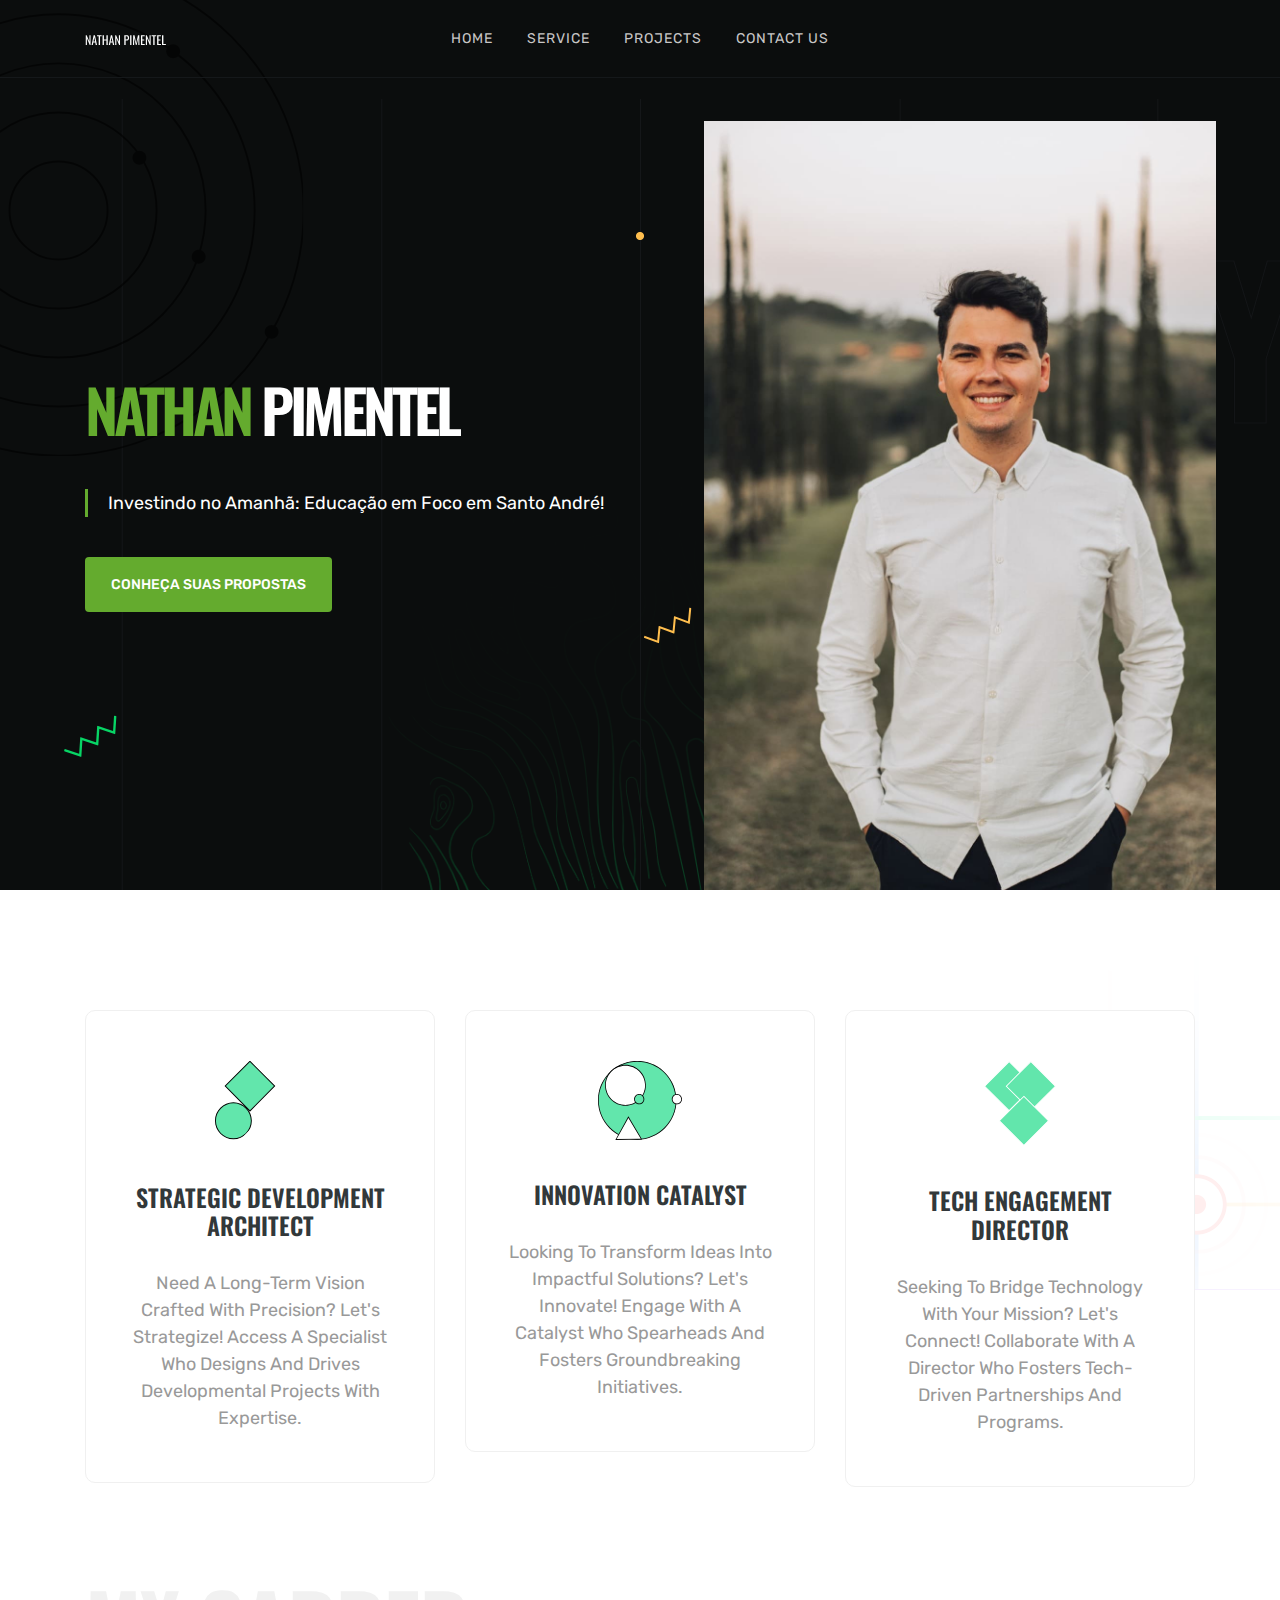
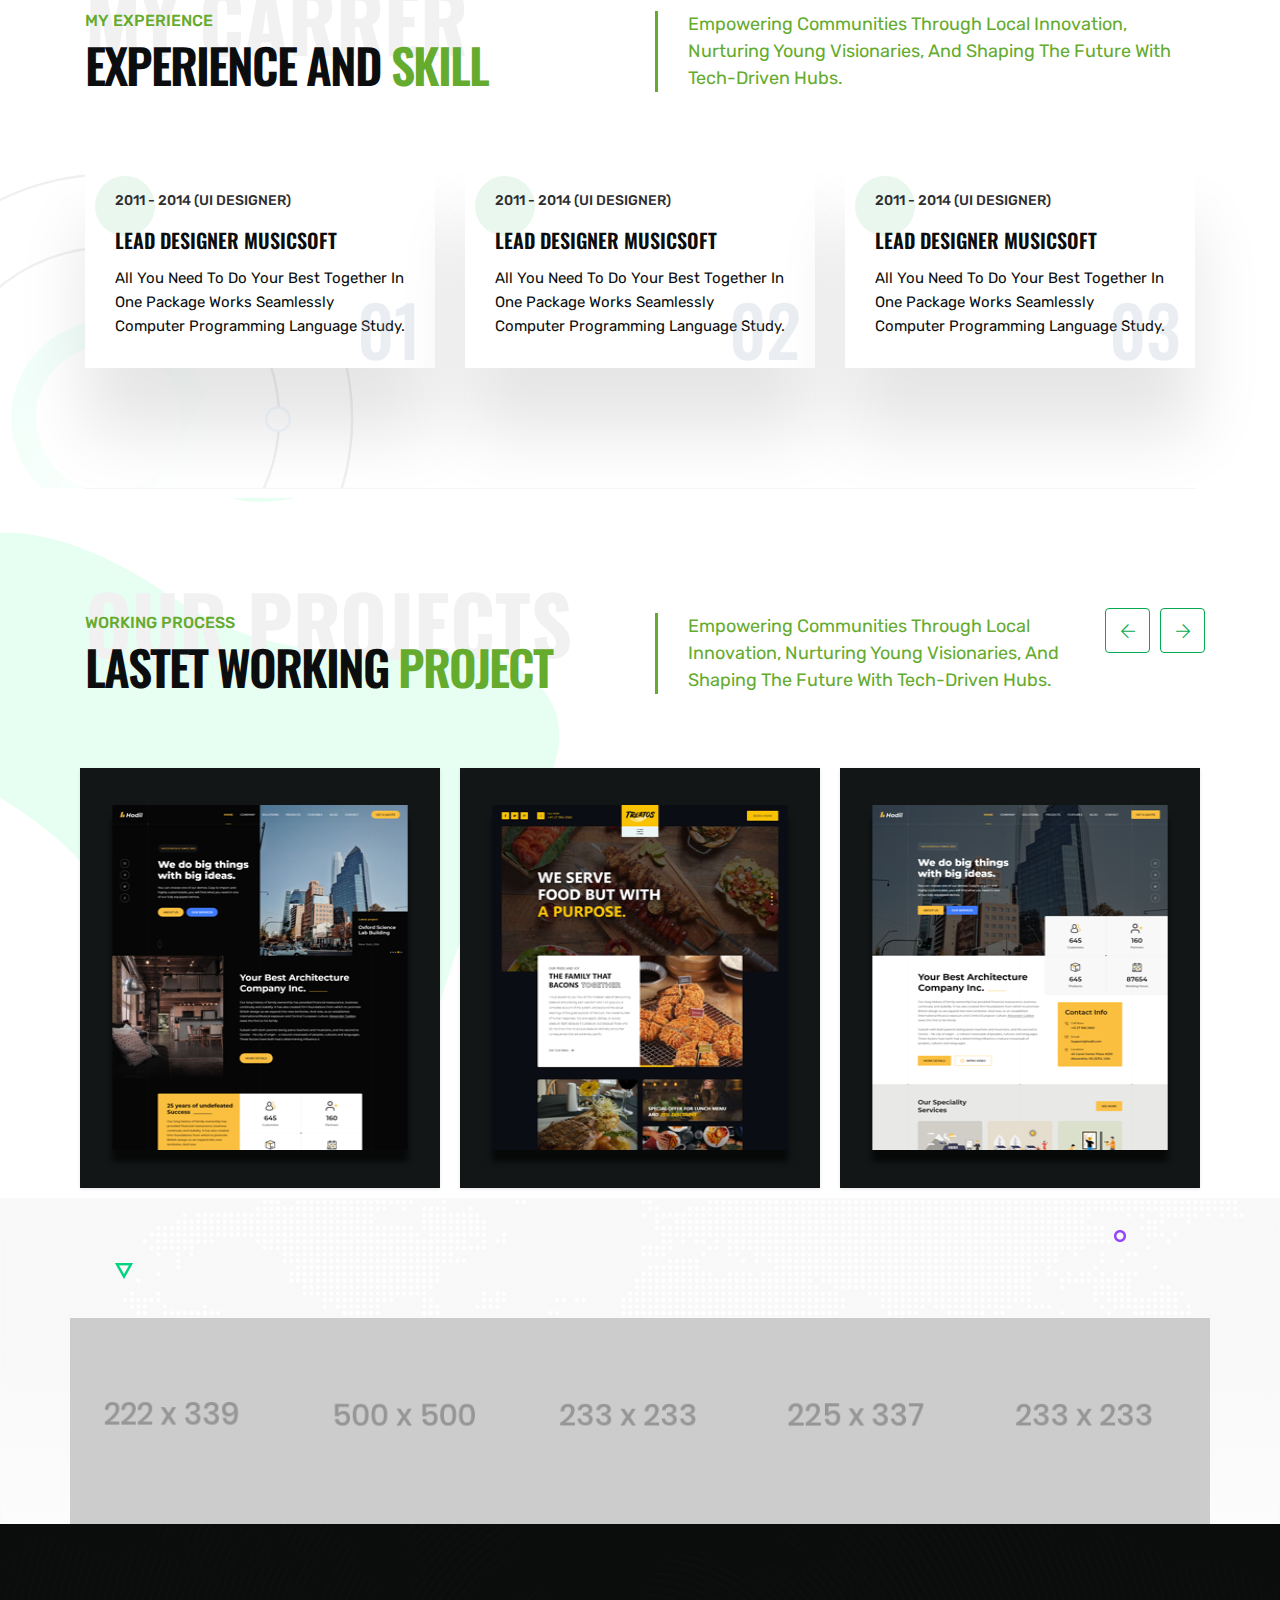
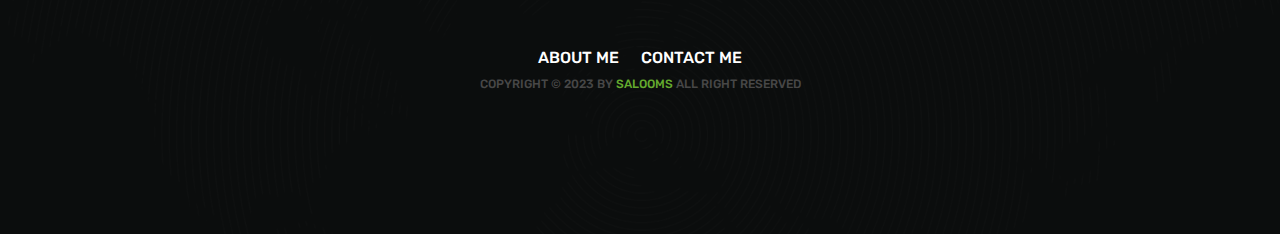
<file: index.html>
<!DOCTYPE html>
<html lang="en">
  <!--HTML START-->

  <head>
    <!--HEAD START-->
    <title>Nathan Pimentel</title>
    <!--::::: support meta :::::::-->
    <meta charset="utf-8" />
    <meta name="viewport" content="width=device-width, initial-scale=1" />
    <!--:::::icon Calling:::::::-->
    <link rel="icon" href="" />

    <!--::::: ALL CSS CALLING :::::::-->
    <link rel="stylesheet" href="assets/css/plugins/animate.min.css" />
    <link rel="stylesheet" href="assets/css/plugins/bootstrap.min.css" />
    <link rel="stylesheet" href="assets/css/plugins/fontawesome.css" />
    <link rel="stylesheet" href="assets/css/plugins/modal-video.min.css" />
    <link rel="stylesheet" href="assets/css/plugins/stellarnav.css" />
    <link rel="stylesheet" href="assets/css/plugins/owl.carousel.css" />
    <link rel="stylesheet" href="assets/css/typography.css" />
    <link rel="stylesheet" href="assets/css/theme.css" />
    <link rel="stylesheet" href="assets/css/button.css" />
    <link rel="stylesheet" href="assets/css/inner.css" />
    <link rel="stylesheet" href="assets/css/responsive.css" />
  </head>
  <!--HEADE END-->

  <body>
    <!--BODY START-->

    <!--PLACEHOLDER AREA START-->
    <div class="preloader">
      <div class="lds-dual-ring"></div>
    </div>
    <!--PLACEHOLDER AREA END-->

    <div class="site site-white">
      <!--::::: SITE AREA START :::::::-->
      <!--::::: HEADER AREA START :::::::-->
      <div class="header-area" id="header">
        <!--scroll to up btn-->
        <a href="#home" class="up-btn"><i class="fal fa-angle-up"></i></a>
        <div class="container">
          <div class="row">
            <div class="col-6 col-lg-3 align-self-center">
              <a href="index.html" class="logo"
                ><img src="assets/img/logo/logo.svg" alt=""
              /></a>
            </div>
            <div class="col-6 text-center align-self-center">
              <div class="main-menu">
                <div class="stellarnav">
                  <ul class="navbarmneuclass">
                    <li><a href="#">Home</a></li>
                    <li><a href="#service">Service</a></li>
                    <li><a href="#portfolio">Projects</a></li>
                    <li><a href="contact.html">Contact Us</a></li>
                  </ul>
                </div>
              </div>
            </div>
          </div>
        </div>
        <div class="slide-widgest-wrap" id="slide-widgest">
          <div class="side-widgest" id="side-content">
            <div class="side-close" id="close-btn">
              <i class="fal fa-times"></i>
            </div>
            <div class="logo">
              <a href="#"><img src="assets/img/logo/logo.svg" alt="" /></a>
            </div>
            <div class="side-content">
              <p>
                Lorem ipsum dolor sit amet, consectetur adipisicing elit. Sint
                ratione reprehenderit, error qui enim sit ex provident iure,
                dolor, nulla eaque delectus, repudiandae commodi. Velit
                assumenda odit quisquam at, error suscipit unde, necessitatibus
                ipsum ratione excepturi ducimus labore, totam dolorem.
              </p>
            </div>
            <div class="side-social">
              <ul>
                <li>
                  <a href="#"><i class="fab fa-facebook-f"></i></a>
                </li>
                <li>
                  <a href="#"><i class="fab fa-twitter"></i></a>
                </li>
                <li>
                  <a href="#"><i class="fab fa-linkedin-in"></i></a>
                </li>
                <li>
                  <a href="#"><i class="fab fa-instagram"></i></a>
                </li>
              </ul>
            </div>
          </div>
        </div>
      </div>
      <!--::::: HEADER AREA END :::::::-->

      <!--:::::WELCOME ATRA START :::::::-->
      <div class="welcome-area-wrap welcome__wrap2">
        <!--::::: WELCOME CAROUSEL START :::::::-->
        
        <div class="welcome-area" id="home">
          <div class="single-profile-item lage">
            <img src="assets/img/author/nathan-center.jpg" alt="" />
          </div>
  
          <div class="single-welcome-area">
            <div class="container">
              <div class="row">
                <div class="col-lg-7">
                  <div class="wlc-title white">
                    <h1 class="fadeInDown animated">
                      <span>NATHAN</span> PIMENTEL
                    </h1>
                    <p class="fadeInDown animated">
                      Investindo no Amanhã: Educação em Foco em Santo André!
                    </p>

                    <a href="#" class="cbtn cbnt1 fadeInDown animated">Conheça suas propostas</a>
                  </div>
                </div>
              </div>
            </div>
            <div class="wlc-author-1">
              <img src="assets/img/author/nathan.jpg" alt="" />
              <h1 class="wlc-filltext">gilroy</h1>
            </div>
          </div>
        </div>
        <!--::::: WELCOME CAROUSEL END:::::::-->
        <div class="memphis-wrap">
          <div class="memphics">
            <img
              src="assets/img/icon/cta1.png"
              alt=""
              class="memphis memphis1"
            />
            <img
              src="assets/img/bg/circle_shape.svg"
              alt=""
              class="memphis memphis2"
            />
            <img
              src="assets/img/icon/cta2.png"
              alt=""
              class="memphis memphis3"
            />
            <img
              src="assets/img/icon/cta3.png"
              alt=""
              class="memphis memphis4"
            />
            <img
              src="assets/img/icon/cta6.svg"
              alt=""
              class="memphis memphis5"
            />
            <img
              src="assets/img/icon/cta5.png"
              alt=""
              class="memphis memphis6"
            />
            <img
              src="assets/img/icon/cta7.svg"
              alt=""
              class="memphis memphis7"
            />
          </div>
        </div>
      </div>
      <!--:::::WELCOME AREA END :::::::-->

      <!--:::::SERVICE AREA START :::::::-->
      <div class="service-area service-primery padding-top" id="service">
        <div class="container">
          <div class="row">
            <div class="col-lg-4">
              <div class="single-service pricing2">
                <div class="service-icon">
                  <img src="assets/img/icon/service1.svg" alt="" />
                </div>
                <div class="service-text">
                  <h4>STRATEGIC DEVELOPMENT ARCHITECT</h4>
                  <p>
                    Need a long-term vision crafted with precision? Let's
                    strategize! Access a specialist who designs and drives
                    developmental projects with expertise.
                  </p>
                </div>
                <div class="circles-wrap">
                  <div class="circles">
                    <span class="circle circle-1"></span>
                    <span class="circle circle-2"></span>
                    <span class="circle circle-3"></span>
                    <span class="circle circle-4"></span>
                  </div>
                </div>
              </div>
            </div>
            <div class="col-lg-4">
              <div class="single-service pricing2">
                <div class="service-icon">
                  <img src="assets/img/icon/service2.svg" alt="" />
                </div>
                <div class="service-text">
                  <h4>INNOVATION CATALYST</h4>
                  <p>
                    Looking to transform ideas into impactful solutions? Let's
                    innovate! Engage with a catalyst who spearheads and fosters
                    groundbreaking initiatives.
                  </p>
                </div>

                <div class="circles-wrap">
                  <div class="circles">
                    <span class="circle circle-1"></span>
                    <span class="circle circle-2"></span>
                    <span class="circle circle-3"></span>
                    <span class="circle circle-4"></span>
                  </div>
                </div>
              </div>
            </div>
            <div class="col-lg-4">
              <div class="single-service pricing2">
                <div class="service-icon">
                  <img src="assets/img/icon/service3.svg" alt="" />
                </div>
                <div class="service-text">
                  <h4>TECH ENGAGEMENT DIRECTOR</h4>
                  <p>
                    Seeking to bridge technology with your mission? Let's
                    connect! Collaborate with a director who fosters tech-driven
                    partnerships and programs.
                  </p>
                </div>

                <div class="circles-wrap">
                  <div class="circles">
                    <span class="circle circle-1"></span>
                    <span class="circle circle-2"></span>
                    <span class="circle circle-3"></span>
                    <span class="circle circle-4"></span>
                  </div>
                </div>
              </div>
            </div>
          </div>
        </div>
      </div>
      <!--:::::SERVICE AREA END :::::::-->

      <!--:::::SKILL AREA START :::::::-->
      <div class="skill-area primery-skill section-padding">
        <div class="container">
          <div class="row">
            <div class="col-lg-6 align-self-center">
              <div class="primery-heading">
                <strong class="filltext">my carrer</strong>
                <small>MY EXPERIENCE</small>
                <h2>Experience and <span>skill</span></h2>
              </div>
            </div>
            <div class="col-lg-6 align-self-center">
              <div class="primery-info-content">
                <p>
                  Empowering communities through local innovation, nurturing
                  young visionaries, and shaping the future with tech-driven
                  hubs.
                </p>
              </div>
            </div>
          </div>
          <div class="space-60"></div>
          <div class="row">
            <div class="col-lg-4">
              <div class="skill-box skill-box2">
                <small>2011 - 2014 (Ui designer)</small>
                <h5>lead designer musicsoft</h5>
                <p>
                  All you need to do your best together in one package works
                  seamlessly computer programming language study.
                </p>
              </div>
            </div>
            <div class="col-lg-4">
              <div class="skill-box skill-box2">
                <small>2011 - 2014 (Ui designer)</small>
                <h5>lead designer musicsoft</h5>
                <p>
                  All you need to do your best together in one package works
                  seamlessly computer programming language study.
                </p>
              </div>
            </div>
            <div class="col-lg-4">
              <div class="skill-box skill-box2">
                <small>2011 - 2014 (Ui designer)</small>
                <h5>lead designer musicsoft</h5>
                <p>
                  All you need to do your best together in one package works
                  seamlessly computer programming language study.
                </p>
              </div>
            </div>
          </div>
        </div>
      </div>
      <!--:::::SKILL AREA END :::::::-->

      <div class="container">
        <div class="border_separatior"></div>
      </div>

      <!--:::::PROJECT AREA START :::::::-->
      <div
        class="project-area project-area2 project-area-primery padding-top"
        id="portfolio"
      >
        <div class="container">
          <div class="row">
            <div class="col-lg-6 align-self-center">
              <div class="primery-heading">
                <strong class="filltext">our projects</strong>
                <small>WORKING PROCESS</small>
                <h2>lastet working <span>project</span></h2>
              </div>
            </div>
            <div class="col-lg-5 align-self-center">
              <div class="primery-info-content">
                <p>
                  Empowering communities through local innovation, nurturing
                  young visionaries, and shaping the future with tech-driven
                  hubs.
                </p>
              </div>
            </div>
          </div>
          <div class="space-60"></div>
          <div class="row">
            <ul
              id="da-thumbs"
              class="da-thumbs portfolio-carousel2 owl-carousel"
            >
              <li>
                <a href="portfolio.html">
                  <img src="assets/img/project/project1.png" alt="" />
                  <div><span>Menu by Simon Jensen</span></div>
                </a>
              </li>
              <li>
                <a href="portfolio.html">
                  <img src="assets/img/project/project2.png" alt="" />
                  <div><span>Menu by Simon Jensen</span></div>
                </a>
              </li>
              <li>
                <a href="portfolio.html">
                  <img src="assets/img/project/project3.png" alt="" />
                  <div><span>Menu by Simon Jensen</span></div>
                </a>
              </li>
              <li>
                <a href="portfolio.html">
                  <img src="assets/img/project/project4.png" alt="" />
                  <div>
                    <span>Menu by Simon Jensen</span>
                  </div>
                </a>
              </li>
              <li>
                <a href="portfolio.html">
                  <img src="assets/img/project/project2.png" alt="" />
                  <div>
                    <span>Menu by Simon Jensen</span>
                  </div>
                </a>
              </li>
            </ul>
          </div>
        </div>
      </div>
      <!--:::::PROJECT AREA END :::::::-->

      <!--:::::TESTIMONIALS AREA START :::::::-->
      <!-- <div class="testimonials-area testimonials-area-primery section-padding">
        <div class="container">
          <div class="row">
            <div class="col-lg-5 align-self-center">
              <div class="primery-heading">
                <strong class="filltext">Testimonials</strong>
                <small>Testimonials</small>
                <h2>Happy Clients TO <span>says</span></h2>
              </div>
            </div>
            <div class="col-lg-5 align-self-center">
              <div class="primery-info-content">
                <p>
                  Lorem ipsum dolor sit amet, consectetur adipisicing elit. Sint
                  ratione reprehenderit
                </p>
              </div>
            </div>
          </div>
          <div class="space-60"></div>
          <div class="row">
            <div class="col-lg-10 m-auto">
              <div class="testimonials owl-carousel">
                <div class="testimonial">
                  <div class="testimonial-img animated fadeInLeft">
                    <img src="assets/img/author/testimonial1.jpg" alt="" />
                  </div>
                  <div class="testimonial-text animated fadeInDown">
                    <img src="assets/img/icon/quote.png" alt="" />
                    <h4>
                      Gilroy is a great and super-professional service provider,
                      which brought new technologes, new methodology, and a
                      fresh perspective to our project
                    </h4>
                    <p>Jack Metiyo Shina, NYC, USA</p>
                  </div>
                </div>
                <div class="testimonial">
                  <div class="testimonial-img">
                    <img src="assets/img/author/testimonial1.jpg" alt="" />
                  </div>
                  <div class="testimonial-text">
                    <img src="assets/img/icon/quote.png" alt="" />
                    <h4>
                      Gilroy is a great and super-professional service provider,
                      which brought new technologes, new methodology, and a
                      fresh perspective to our project
                    </h4>
                    <p>Jack Metiyo Shina, NYC, USA</p>
                  </div>
                </div>
                <div class="testimonial">
                  <div class="testimonial-img">
                    <img src="assets/img/author/testimonial1.jpg" alt="" />
                  </div>
                  <div class="testimonial-text">
                    <img src="assets/img/icon/quote.png" alt="" />
                    <h4>
                      Gilroy is a great and super-professional service provider,
                      which brought new technologes, new methodology, and a
                      fresh perspective to our project
                    </h4>
                    <p>Jack Metiyo Shina, NYC, USA</p>
                  </div>
                </div>
              </div>
            </div>
          </div>
        </div>
      </div> -->
      <!--:::::TESTIMONIALS AREA END :::::::-->

      <!--:::::COUNTER AREA START :::::::-->
      <!-- <div class="fun-facts center section-padding" id="facts">
        <div class="pattern"></div>
        <div class="container">
          <div class="row"> -->
      <!-- Fact No. 1 -->
      <!-- <div class="col-md-3 col-sm-6">
              <div class="fact Client">
                <i class="far fa-smile"></i>
                <h2 id="number_1">0</h2>
                <span>Happy Client</span>
              </div>
            </div> -->
      <!-- Fact No. 2 -->
      <!-- <div class="col-md-3 col-sm-6">
              <div class="fact Team">
                <i class="far fa-clock"></i>
                <h2 id="number_2">0</h2>
                <span>Support Team</span>
              </div>
            </div> -->
      <!-- Fact No. 3 -->
      <!-- <div class="col-md-3 col-sm-6">
              <div class="fact Count">
                <i class="far fa-sliders-h"></i>
                <h2 id="number_3">0</h2>
                <span>Sales Count</span>
              </div>
            </div> -->
      <!-- Fact No. 4 -->
      <!-- <div class="col-md-3 col-sm-6">
              <div class="fact Awward">
                <i class="far fa-trophy"></i>
                <h2 id="number_4">0</h2>
                <span>Awward</span>
              </div>
            </div>
          </div>
        </div>
      </div> -->
      <!--:::::COUNTER AREA END :::::::-->

      <!--:::::BLOG AREA START :::::::-->
      <!-- <div class="blog-area section-padding" id="blog">
        <div class="container">
          <div class="row">
            <div class="col-lg-5 align-self-center">
              <div class="primery-heading">
                <strong class="filltext">news & blog</strong>
                <small>RECENT NEWS DESK</small>
                <h2>lastet news & <span>blogs</span></h2>
              </div>
            </div>
            <div class="col-lg-5 align-self-center">
              <div class="primery-info-content">
                <p>
                  Lorem ipsum dolor sit amet, consectetur adipisicing elit. Sint
                  ratione reprehenderit
                </p>
              </div>
            </div>
          </div>
          <div class="space-60"></div>
          <div class="row">
            <div class="blogs owl-carousel">
              <div class="single-blog">
                <div class="single-blog-img">
                  <img src="assets/img/blog/team__1.png" alt="" />
                </div>
                <div class="blog-description">
                  <p>September 28, 2019</p>
                  <a href="single-blog.html"
                    >Hypnosis 12 Steps To Acquire Mind Power...</a
                  >
                  <a href="single-blog.html" class="readmore-btn"
                    ><i class="fal fa-arrow-right"></i> read more</a
                  >
                </div>
              </div>
              <div class="single-blog">
                <div class="single-blog-img">
                  <div class="single-blog-img">
                    <img src="assets/img/blog/team__2.png" alt="" />
                  </div>
                </div>
                <div class="blog-description">
                  <p>September 28, 2019</p>
                  <a href="single-blog.html"
                    >Addiction When Gambling Becomes...</a
                  >
                  <a href="single-blog.html" class="readmore-btn"
                    ><i class="fal fa-arrow-right"></i> read more</a
                  >
                </div>
              </div>
              <div class="single-blog">
                <div class="single-blog-img">
                  <div class="single-blog-img">
                    <img src="assets/img/blog/team__3.png" alt="" />
                  </div>
                </div>
                <div class="blog-description">
                  <p>September 28, 2019</p>
                  <a href="single-blog.html"
                    >Harness The Power Of Your Dreams...</a
                  >
                  <a href="single-blog.html" class="readmore-btn"
                    ><i class="fal fa-arrow-right"></i> read more</a
                  >
                </div>
              </div>
              <div class="single-blog">
                <div class="single-blog-img">
                  <div class="single-blog-img">
                    <img src="assets/img/blog/team__4.png" alt="" />
                  </div>
                </div>
                <div class="blog-description">
                  <p>September 28, 2019</p>
                  <a href="single-blog.html"
                    >Addiction When Gambling Becomes...</a
                  >
                  <a href="single-blog.html" class="readmore-btn"
                    ><i class="fal fa-arrow-right"></i> read more</a
                  >
                </div>
              </div>
            </div>
          </div>
        </div>
      </div> -->
      <!--:::::BLOG AREA END :::::::-->

      <!--:::::CALL TO ACTION AREA START :::::::-->
      <div
        class="cta-area cta-are2 padding-top cta-primery"
        style="
          background-image: url(assets/img/bg/world-map.svg);
          background-position: center;
          background-size: cover;
          background-repeat: no-repeat;
        "
        id="contact"
      >
        <!--:::::SOCIAL AREA START :::::::-->

        <div class="social-area">
          <div class="container">
            <div class="row">
              <div class="col-lg">
                <div class="single-social">
                  <div
                    class="sinlge-social-hover"
                    style="
                      background: url(assets/img/social/social4.png);
                      background-position: center;
                      -webkit-background-size: cover;
                      background-size: cover;
                    "
                  >
                    <a href="">
                      <span class="single-social-icon">
                        <i class="fab fa-linkedin-in"></i>
                      </span>
                      <p class="single-soicial-text">
                        join our instagram community!
                      </p>
                    </a>
                  </div>
                </div>
              </div>
              <div class="col-lg">
                <div class="single-social">
                  <div
                    class="sinlge-social-hover"
                    style="
                      background: url(assets/img/social/social1.png);
                      background-position: center;
                      -webkit-background-size: cover;
                      background-size: cover;
                    "
                  >
                    <a href="">
                      <span class="single-social-icon">
                        <i class="fab fa-facebook-f"></i>
                      </span>
                      <p class="single-soicial-text">
                        join our instagram community!
                      </p>
                    </a>
                  </div>
                </div>
              </div>
              <div class="col-lg">
                <div class="single-social">
                  <div
                    class="sinlge-social-hover"
                    style="
                      background: url(assets/img/social/social2.png);
                      background-position: center;
                      -webkit-background-size: cover;
                      background-size: cover;
                    "
                  >
                    <a href="">
                      <span class="single-social-icon">
                        <i class="fas fa-basketball-ball"></i>
                      </span>
                      <p class="single-soicial-text">
                        join our instagram community!
                      </p>
                    </a>
                  </div>
                </div>
              </div>
              <div class="col-lg">
                <div class="single-social">
                  <div
                    class="sinlge-social-hover"
                    style="
                      background: url(assets/img/social/social3.png);
                      background-position: center;
                      -webkit-background-size: cover;
                      background-size: cover;
                    "
                  >
                    <a href="">
                      <span class="single-social-icon">
                        <i class="fab fa-twitter"></i>
                      </span>
                      <p class="single-soicial-text">
                        join our instagram community!
                      </p>
                    </a>
                  </div>
                </div>
              </div>
              <div class="col-lg">
                <div class="single-social">
                  <div
                    class="sinlge-social-hover"
                    style="
                      background: url(assets/img/social/social2.png);
                      background-position: center;
                      -webkit-background-size: cover;
                      background-size: cover;
                    "
                  >
                    <a href="">
                      <span class="single-social-icon">
                        <i class="fab fa-instagram"></i>
                      </span>
                      <p class="single-soicial-text">
                        join our instagram community!
                      </p>
                    </a>
                  </div>
                </div>
              </div>
            </div>
          </div>
        </div>
        <!--:::::SOCIAL AREA END :::::::-->
        <img
          src="assets/img/icon/cta1.png"
          alt=""
          class="cta-shape cta-shap1"
        />
        <img
          src="assets/img/icon/cta2.png"
          alt=""
          class="cta-shape cta-shap2"
        />
        <img
          src="assets/img/icon/cta3.png"
          alt=""
          class="cta-shape cta-shap3"
        />
        <img
          src="assets/img/icon/cta4.png"
          alt=""
          class="cta-shape cta-shap4"
        />
        <img
          src="assets/img/icon/cta5.png"
          alt=""
          class="cta-shape cta-shap5"
        />
      </div>
      <!--:::::CALL TO ACTION AREA END :::::::-->

      <!--:::::FOOTER AREA START :::::::-->
      <div
        class="footer-area section-padding"
        style="
          background-image: url(assets/img/bg/footer-bg.png);
          background-size: cover;
          background-position: center;
          background-repeat: no-repeat;
        "
      >
        <div class="container">
          <div class="row">
            <div class="col-lg-6 m-auto text-center">
              <div class="footer-menu">
                <ul>
                  <li><a href="#">about me</a></li>

                  <li><a href="#">contact me</a></li>
                </ul>
              </div>

              <div class="copyright">
                <p>
                  Copyright © 2023 by <span> Salooms </span> all right reserved
                </p>
              </div>
            </div>
          </div>
        </div>
      </div>
      <!--:::::FOOTER AREA END :::::::-->
    </div>
    <!--:::::SITE AREA END :::::::-->

    <!--:::::ALL JS FILES :::::::-->
    <script src="assets/js/plugins/jQuery.2.1.0.min.js"></script>
    <script src="assets/js/plugins/bootstrap.min.js"></script>
    <script src="assets/js/plugins/jquery.nav.js"></script>
    <script src="assets/js/plugins/jquery.waypoints.min.js"></script>
    <script src="assets/js/plugins/jquery-modal-video.min.js"></script>
    <script src="assets/js/plugins/stellarnav.js"></script>
    <script src="assets/js/plugins/popper.min.js"></script>
    <script src="assets/js/plugins/owl.carousel.js"></script>
    <script src="assets/js/plugins/wow.min.js"></script>
    <script src="assets/js/plugins/appear.js"></script>
    <script src="assets/js/plugins/easypiechart.min.js"></script>
    <script src="assets/js/plugins/animatenumber.min.js"></script>
    <script src="assets/js/plugins/bars.js"></script>
    <script src="assets/js/plugins/circle-progress.js"></script>
    <script src="assets/js/plugins/jquery.hoverdir.js"></script>
    <script src="assets/js/plugins/isotop.v3.0.4.min.js"></script>
    <script src="assets/js/main.js"></script>
  </body>
  <!--BODY END-->
</html>
<!--HTML END-->
</file>
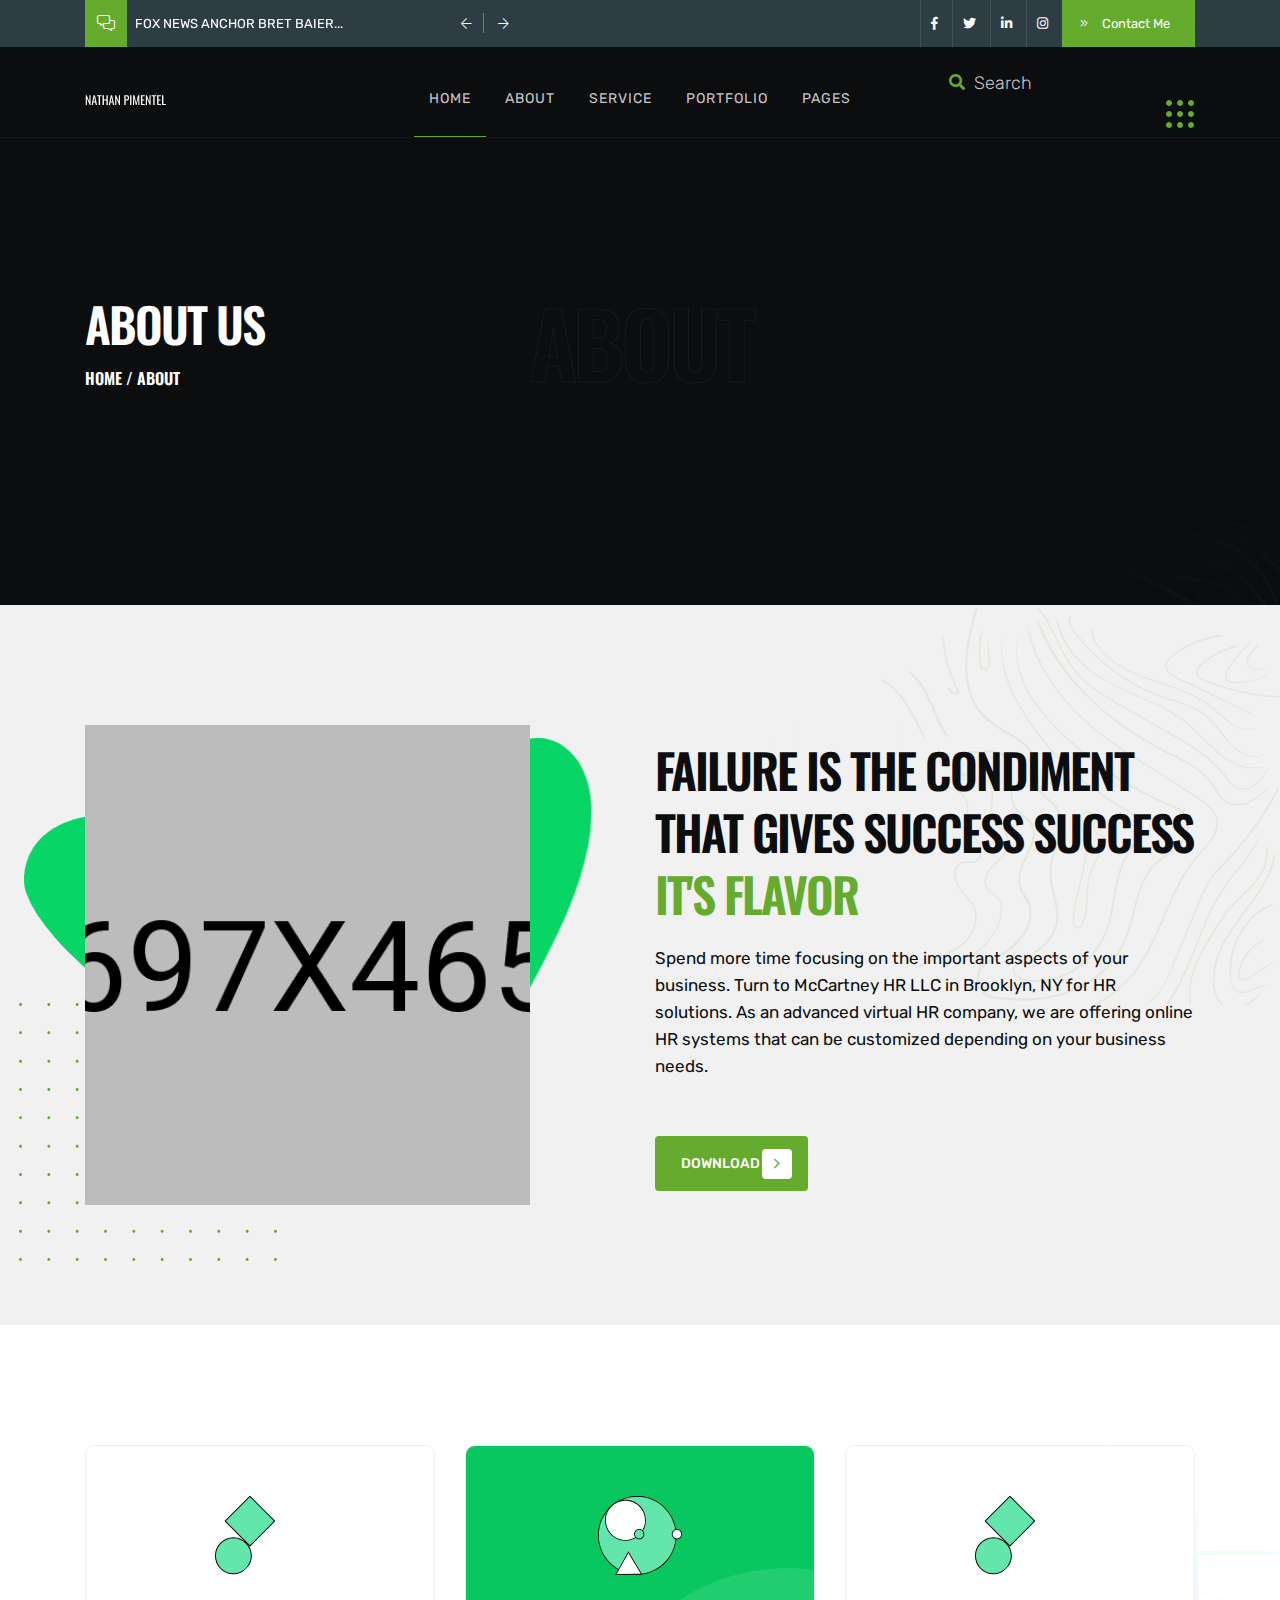
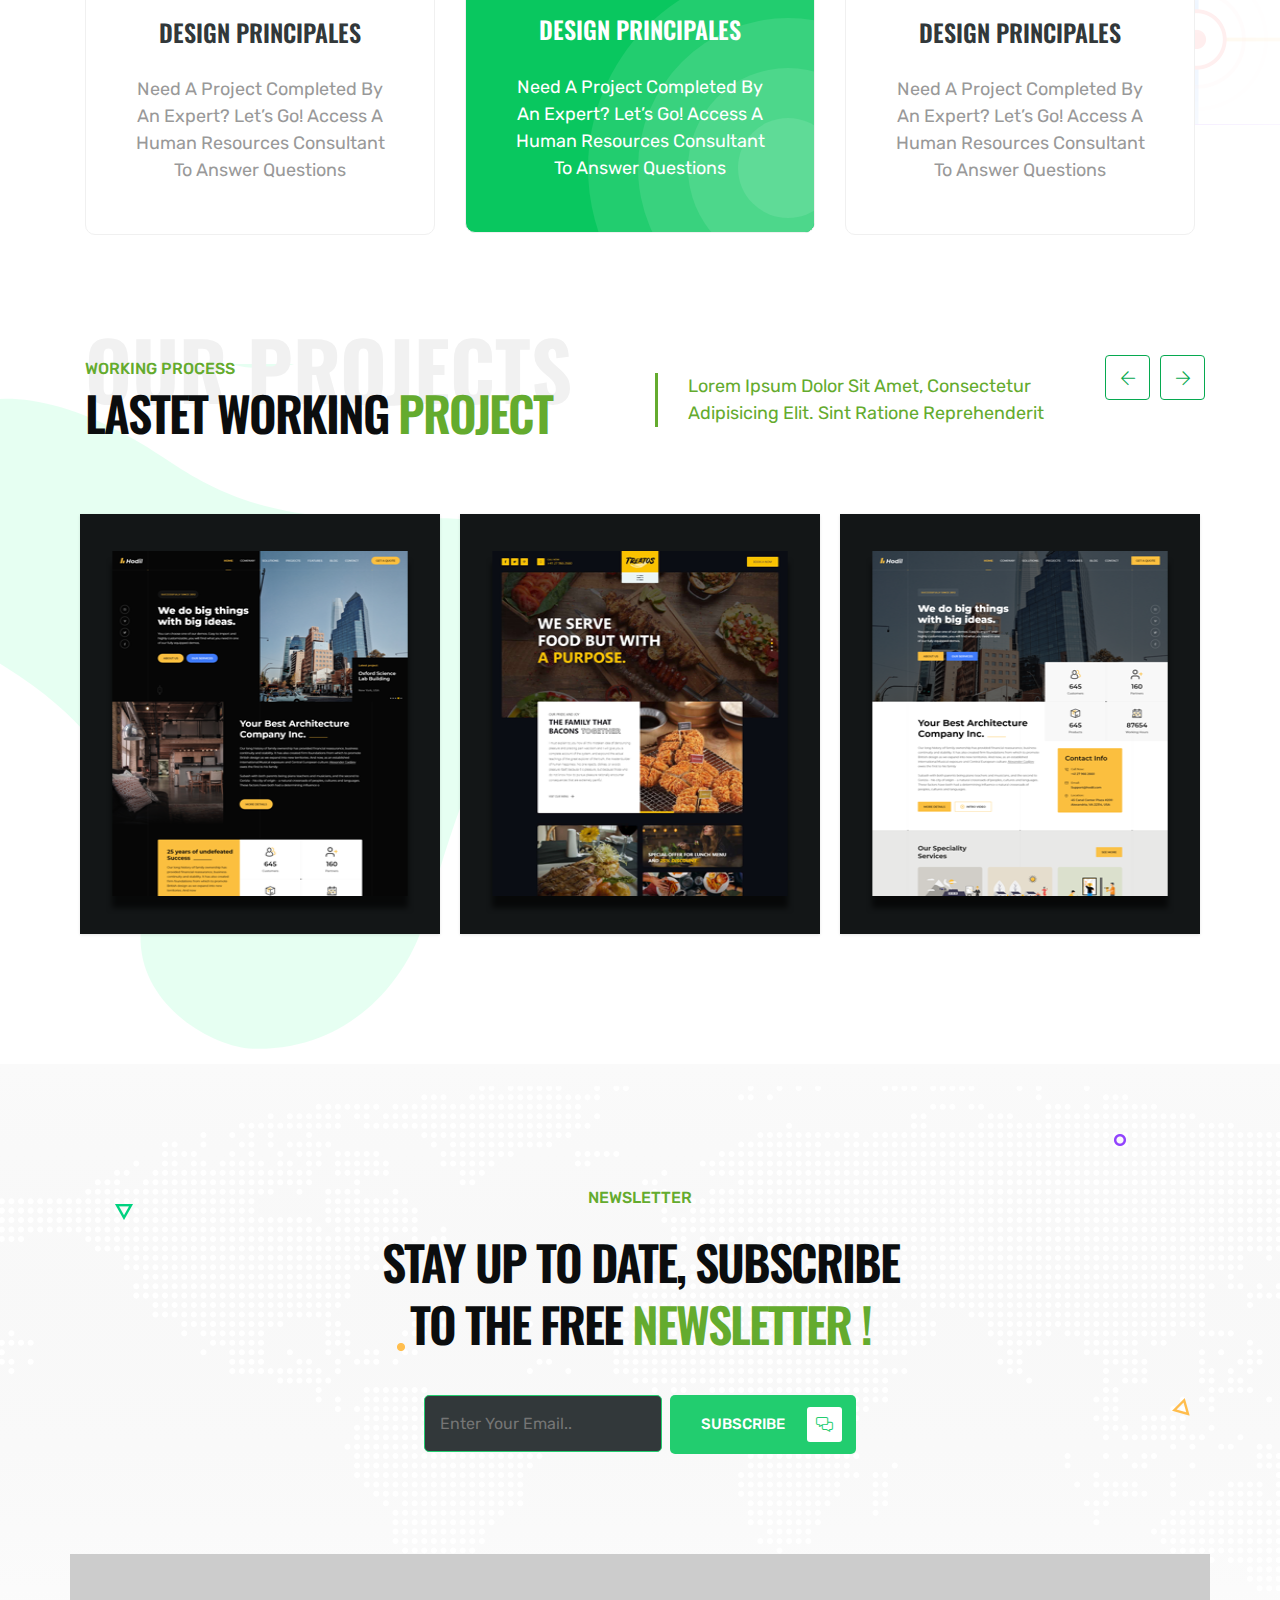
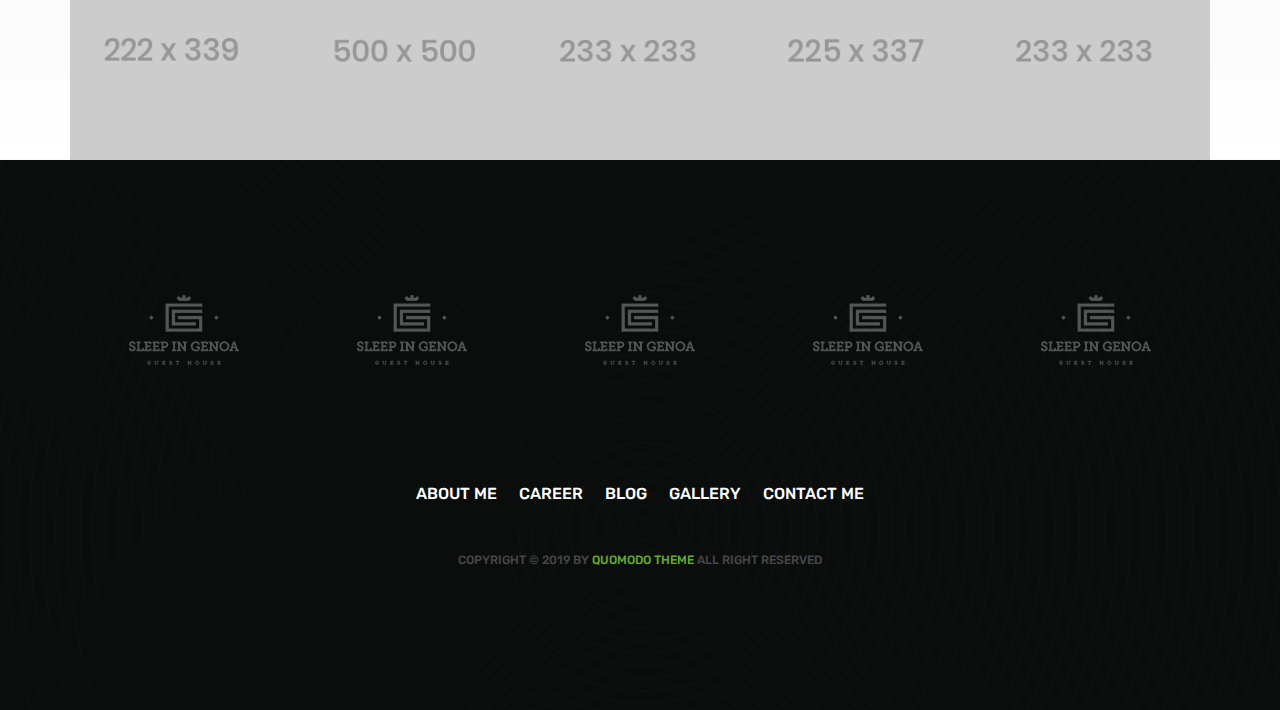
<file: about.html>
<!DOCTYPE html>
<html lang="en">
<!--HTML START-->

<head>
    <!--HEAD START-->
    <title>About Us</title>
    <!--::::: SUPPORT META :::::::-->
    <meta charset="utf-8">
    <meta name="viewport" content="width=device-width, initial-scale=1">

    <!--::::: ALL CSS CALLING :::::::-->
    <link rel="stylesheet" href="assets/css/plugins/animate.min.css">
    <link rel="stylesheet" href="assets/css/plugins/bootstrap.min.css">
    <link rel="stylesheet" href="assets/css/plugins/fontawesome.css">
    <link rel="stylesheet" href="assets/css/plugins/modal-video.min.css">
    <link rel="stylesheet" href="assets/css/plugins/stellarnav.css">
    <link rel="stylesheet" href="assets/css/plugins/owl.carousel.css">
    <link rel="stylesheet" href="assets/css/typography.css">
    <link rel="stylesheet" href="assets/css/theme.css">
    <link rel="stylesheet" href="assets/css/inner.css">
    <link rel="stylesheet" href="assets/css/button.css">
    <link rel="stylesheet" href="assets/css/responsive.css">

</head>
<!--HEADE END-->

<body><!--BODY START-->

    <!--PLACEHOLDER AREA START-->
    <div class="preloader">
        <div class="lds-dual-ring"></div>
    </div>
    <!--PLACEHOLDER AREA END-->

    <div class="site site-white"> <!--::::: SITE AREA START :::::::-->
     <!--::::: BANNER AREA START :::::::-->
        <div class="header-banner-area">
            <div class="container">
                <div class="row">
                    <div class=" col-md-5 align-self-center">
                        <div class="banner-comments">
                            <div class="banner-icon">
                                <i class="fal fa-comments-alt"></i>
                            </div>
                            <div class="banner-carousel owl-carousel">
                                <div class="banner-single-carousel">
                                    <p>Fox News Anchor Bret Baier...</p>
                                </div>
                                <div class="banner-single-carousel">
                                    <p>Elementor Is Great WordPress...</p>
                                </div>
                            </div>
                        </div>
                    </div>
                    <div class="col-md-7 text-right align-self-center">
                        <div class="banner-social-wrap">
                            <div class="banner-social">
                                <ul>
                                    <li><a href="#"><i class="fab fa-facebook-f"></i></a></li>
                                    <li><a href="#"><i class="fab fa-twitter"></i></a></li>
                                    <li><a href="#"><i class="fab fa-linkedin-in"></i></a></li>
                                    <li><a href="#"><i class="fab fa-instagram"></i></a></li>
                                </ul>
                            </div>
                            <div class="banner-contact">
                                <a href="#" class="contact-btn"><i class="fal fa-angle-double-right"></i> Contact Me</a>
                            </div>
                        </div>
                    </div>
                </div>
            </div>
        </div>
        <!--::::: BANNER AREA END :::::::-->

        <!--::::: HEADER AREA START :::::::-->
            <div class="header-area header-main" id="header">
                <!--scroll to up btn-->
                <a href="#home" class="up-btn"><i class="fal fa-angle-up"></i></a>
                <div class="container">
                    <div class="row">
                        <div class="col-6 col-lg-3 align-self-center">
                            <a href="index.html" class="logo"><img src="assets/img/logo/logo.svg" alt=""></a>
                        </div>
                        <div class="col-6 text-center align-self-center">
                            <div class="main-menu">
                                <div class="stellarnav">
                                    <ul class="navbarmneuclass">
                                        <li class="current"><a href="#home">Home</a>
                                            <ul>
                                                <li><a href="index.html">Home Page 1</a></li>
                                                <li><a href="index1.html">Home Page 2</a></li>
                                            </ul>
                                        </li>
                                        <li><a href="#about">About</a></li>
                                        <li><a href="#service">Service</a></li>
                                        <li><a href="#portfolio">Portfolio</a></li>
                                        <li><a href="#">Pages</a>
                                            <ul>
                                                <li><a href="about.html">About</a></li>
                                                <li><a href="portfolio.html">Portfolio</a></li>
                                                <li><a href="single-portfolio.html">Portfolio Details</a></li>
                                                <li><a href="blog.html">Blog</a></li>
                                                <li><a href="single-blog.html">Single Blog</a></li>
                                                <li><a href="contact.html">Contact Us</a></li>
                                            </ul>
                                        </li>
                                    </ul>
                                </div>
                            </div>
                        </div>
                        <div class="d-none d-lg-block col-lg-3 align-self-center text-right">
                            <div class="search-area">
                                <div class="search-box">
                                    <form action="#">
                                        <input type="search" placeholder="Search">
                                    </form>
                                    <div class="search-btn">
                                        <a href="#"><i class="fas fa-search"></i></a>
                                    </div>
                                </div>
                                <div class="grid-menu" id="grid-side">
                                    <img src="assets/img/icon/hamburger.svg" alt="">
                                </div>
                            </div>
                        </div>
                    </div>
                </div>
                <div class="slide-widgest-wrap" id="slide-widgest">
                    <div class="side-widgest" id="side-content">
                        <div class="side-close" id="close-btn">
                        <i class="fal fa-times"></i>
                    </div>
                        <div class="logo">
                            <a href="#"><img src="assets/img/logo/logo.svg" alt=""></a>
                        </div>
                        <div class="side-content">
                            <p>Lorem ipsum dolor sit amet, consectetur adipisicing elit. Sint ratione reprehenderit, error qui enim sit ex provident iure, dolor, nulla eaque delectus, repudiandae commodi. Velit assumenda odit quisquam at, error suscipit unde, necessitatibus ipsum ratione excepturi ducimus labore, totam dolorem.</p>
                        </div>
                        <div class="side-social">
                            <ul>
                                <li><a href="#"><i class="fab fa-facebook-f"></i></a></li>
                                <li><a href="#"><i class="fab fa-twitter"></i></a></li>
                                <li><a href="#"><i class="fab fa-linkedin-in"></i></a></li>
                                <li><a href="#"><i class="fab fa-instagram"></i></a></li>
                            </ul>
                        </div>
                    </div>
                </div>
            </div>
            <!--::::: HEADER AREA END :::::::-->
        
        <!--:::::WELCOME ATRA START :::::::-->
        <div class="welcome-area-wrap" style="background: url(assets/img/bg/inner-header-bg.jpg);background-size: cover;background-position: center;" id="home">
            <!--::::: WELCOME CAROUSEL START :::::::-->
                <div class="welcome-area inner">
                    <div class="container">
                        <div class="row">
                            <div class="col-lg-4">
                                <div class="inner-wlc">
                                    <h2>About Us</h2>
                                    <h3><a href="index.html">home</a>&nbsp;/&nbsp;About</h3>
                                </div>
                            </div>
                            <div class="col-lg-4 text-center">
                                <div class="inner-filltext">
                                    <h1>About</h1>
                                </div>
                            </div>
                        </div>
                    </div>
                </div>
            <!--::::: WELCOME CAROUSEL END:::::::-->
        </div>
        <!--:::::WELCOME AREA END :::::::-->


        <!--:::::ABOUT AREA START :::::::-->
        <div class="about-area about-area-primery section-padding" id="about">
            <div class="container">
                <div class="row">
                    <div class="col-lg-5 align-self-center">
                        <div class="about-shape">
                            <div class="about-img-section text-center" style="background-image: url(assets/img/about/about1.png);background-size: cover;background-position: center">
                              
                            </div>
                        </div>
                    </div>
                    <div class="col-lg-6 offset-lg-1 align-self-center">
                        <div class="primery-heading">
                            <strong class="filltext">About us</strong>
                            <h2>Failure is the condiment
                            That Gives Success Success <span>It's Flavor</span></h2>
                            <div class="space-20"></div>
                            <p>Spend more time focusing on the important aspects of your business. Turn to McCartney HR LLC in Brooklyn, NY for HR solutions. As an advanced virtual HR company, we are offering online HR systems that can be customized depending on your business needs.</p>
                            <div class="space-40"></div>
                        <a href="#" class="cbtn cbnt1 fadeInDown animated">download cv <i class="fal fa-angle-right"></i></a>
                        </div>
                    </div>
                </div>
            </div>
        </div>
        <!--:::::ABOUT AREA END :::::::-->

        <!--:::::SERVICE AREA START :::::::-->
        <div class="service-area service-primery padding-top" id="service">
            <div class="container">
                <div class="row">
                    <div class="col-lg-4">
                        <div class="single-service pricing2">
                            <div class="service-icon">
                                 <img src="assets/img/icon/service1.svg" alt="">
                            </div>
                            <div class="service-text">
                                <h4>design principales</h4>
                                <p>Need a project completed by an expert? Let’s go! Access a Human Resources Consultant to answer questions</p>
                            </div>
                            <div class="circles-wrap">
                                <div class="circles">
                                    <span class="circle circle-1"></span>
                                    <span class="circle circle-2"></span>
                                    <span class="circle circle-3"></span>
                                    <span class="circle circle-4"></span>
                                </div>
                            </div>
                        </div>
                    </div>
                    <div class="col-lg-4">
                        <div class="single-service active pricing2">
                            <div class="service-icon">
                                <img src="assets/img/icon/service2.svg" alt="">
                            </div>
                            <div class="service-text">
                                <h4>design principales</h4>
                                <p>Need a project completed by an expert? Let’s go! Access a Human Resources Consultant to answer questions</p>
                            </div>
                            
                            <div class="circles-wrap">
                                <div class="circles">
                                    <span class="circle circle-1"></span>
                                    <span class="circle circle-2"></span>
                                    <span class="circle circle-3"></span>
                                    <span class="circle circle-4"></span>
                                </div>
                            </div>
                        </div>
                    </div>
                    <div class="col-lg-4">
                        <div class="single-service pricing2">
                            <div class="service-icon">
                                <img src="assets/img/icon/service1.svg" alt="">
                            </div>
                            <div class="service-text">
                                <h4>design principales</h4>
                                <p>Need a project completed by an expert? Let’s go! Access a Human Resources Consultant to answer questions</p>
                            </div>
                            
                            <div class="circles-wrap">
                                <div class="circles">
                                    <span class="circle circle-1"></span>
                                    <span class="circle circle-2"></span>
                                    <span class="circle circle-3"></span>
                                    <span class="circle circle-4"></span>
                                </div>
                            </div>
                        </div>
                    </div>
                </div>
            </div>
        </div>
        <!--:::::SERVICE AREA END :::::::-->

        <!--:::::PROJECT AREA START :::::::-->
        <div class="project-area project-area2 project-area-primery section-padding" id="portfolio">
            <div class="container">
                <div class="row">
                    <div class="col-lg-6 align-self-center">
                        <div class="primery-heading">
                            <strong class="filltext">our projects</strong>
                            <small>WORKING PROCESS</small>
                            <h2>lastet working <span>project</span></h2>
                        </div>
                    </div>
                    <div class="col-lg-5 align-self-center">
                         <div class="primery-info-content">
                            <p>Lorem ipsum dolor sit amet, consectetur adipisicing elit. Sint ratione reprehenderit </p>
                        </div>
                    </div>
                </div>
                <div class="space-60"></div>
                <div class="row">
                    <ul id="da-thumbs" class="da-thumbs portfolio-carousel2 owl-carousel">
                        <li>
                            <a href="">
                                <img src="assets/img/project/project1.png" alt="">
                                <div><span>Menu by Simon Jensen</span></div>
                            </a>
                        </li>
                        <li>
                            <a href="">
                                <img src="assets/img/project/project2.png" alt="">
                                <div><span>Menu by Simon Jensen</span></div>
                            </a>
                        </li>
                        <li>
                            <a href="">
                                <img src="assets/img/project/project3.png" alt="">
                                <div><span>Menu by Simon Jensen</span></div>
                            </a>
                        </li>
                        <li>
                            <a href="">
                                <img src="assets/img/project/project4.png" alt="">
                                <div>
                                    <span>Menu by Simon Jensen</span>

                                </div>
                            </a>
                        </li>
                        <li>
                            <a href="">
                                <img src="assets/img/project/project4.png" alt="">
                                <div>
                                    <span>Menu by Simon Jensen</span>
                                </div>
                            </a>
                        </li>
                    </ul>
                </div>
            </div>
        </div>
        <!--:::::PROJECT AREA END :::::::-->

        <!--:::::CALL TO ACTION AREA START :::::::-->
        <div class="cta-area padding-top cta-primery" style="background-image: url(assets/img/bg/world-map.svg);background-position: center;background-size: cover;background-repeat: no-repeat;" id="contact">
            <div class="container">
                <div class="row">
                    <div class="col-lg-6 m-auto text-center">
                     <div class="primery-heading cta-heading">
                        <small>Newsletter</small>
                        <div class="space-20"></div>
                        <h2>Stay up to date, subscribe to the free <span>newsletter !</span></h2>
                    </div>
                    <div class="space-40"></div>
                    <div class="cta-form">
                        <form action="#">
                            <input type="email" placeholder="Enter Your Email..">
                            <a href="#" class="subscribe-btn">subscribe <i class="fal fa-comments-alt"></i></a>
                        </form>
                    </div>
                    </div>
                </div>
            </div>
            <div class="space-100"></div>
            <!--:::::SOCIAL AREA START :::::::-->

            <div class="social-area">
                <div class="container">
                    <div class="row">
                        <div class="col-lg">
                            <div class="single-social">
                                <div class="sinlge-social-hover" style="background: url(assets/img/social/social4.png);background-position: center;-webkit-background-size: cover;
                                background-size: cover;">
                                    <a href="">
                                        <span class="single-social-icon">
                                           <i class="fab fa-linkedin-in"></i>
                                        </span>
                                        <p class="single-soicial-text">
                                             join our 
                                            instagram 
                                            community!
                                        </p>
                                    </a>
                                </div>
                            </div>
                        </div>
                        <div class="col-lg">
                            <div class="single-social">
                                <div class="sinlge-social-hover" style="background: url(assets/img/social/social1.png);background-position: center;-webkit-background-size: cover;
                                background-size: cover;">
                                    <a href="">
                                        <span class="single-social-icon">
                                            <i class="fab fa-facebook-f"></i>
                                        </span>
                                        <p class="single-soicial-text">
                                             join our 
                                            instagram 
                                            community!
                                        </p>
                                    </a>
                                </div>
                            </div>
                        </div>
                        <div class="col-lg">
                            <div class="single-social">
                                <div class="sinlge-social-hover" style="background: url(assets/img/social/social2.png);background-position: center;-webkit-background-size: cover;
                                background-size: cover;">
                                    <a href="">
                                        <span class="single-social-icon">
                                           <i class="fas fa-basketball-ball"></i>
                                        </span>
                                        <p class="single-soicial-text">
                                             join our 
                                            instagram 
                                            community!
                                        </p>
                                    </a>
                                </div>
                            </div>
                        </div>
                        <div class="col-lg">
                            <div class="single-social">
                                <div class="sinlge-social-hover" style="background: url(assets/img/social/social3.png);background-position: center;-webkit-background-size: cover;
                                background-size: cover;">
                                    <a href="">
                                        <span class="single-social-icon">
                                            <i class="fab fa-twitter"></i>
                                        </span>
                                        <p class="single-soicial-text">
                                             join our 
                                            instagram 
                                            community!
                                        </p>
                                    </a>
                                </div>
                            </div>
                        </div>
                        <div class="col-lg">
                            <div class="single-social">
                                <div class="sinlge-social-hover" style="background: url(assets/img/social/social2.png);background-position: center;-webkit-background-size: cover;
                                background-size: cover;">
                                    <a href="">
                                        <span class="single-social-icon">
                                            <i class="fab fa-instagram"></i>
                                        </span>
                                        <p class="single-soicial-text">
                                             join our 
                                            instagram 
                                            community!
                                        </p>
                                    </a>
                                </div>
                            </div>
                        </div>
                    </div>
                </div>
            </div>
        <!--:::::SOCIAL AREA END :::::::-->
            <img src="assets/img/icon/cta1.png" alt="" class="cta-shape cta-shap1">
            <img src="assets/img/icon/cta2.png" alt="" class="cta-shape cta-shap2">
            <img src="assets/img/icon/cta3.png" alt="" class="cta-shape cta-shap3">
            <img src="assets/img/icon/cta4.png" alt="" class="cta-shape cta-shap4">
            <img src="assets/img/icon/cta5.png" alt="" class="cta-shape cta-shap5">
        </div>
        <!--:::::CALL TO ACTION AREA END :::::::-->


        <!--:::::FOOTER AREA START :::::::-->
        <div class="footer-area section-padding" style="background-image: url(assets/img/bg/footer-bg.png);background-size: cover;background-position: center;background-repeat: no-repeat;">
             <!--:::::LOGO AREA START :::::::-->
        <div class="logo-carousel">
            <div class="container">
                <div class="row">
                    <div class="logos owl-carousel">
                        <div class="single-logo-table">
                            <div class="single-logo-table-cell">
                               <img src="assets/img/logo/1.svg" alt="">
                            </div>
                        </div>
                        <div class="single-logo-table">
                            <div class="single-logo-table-cell">
                                <img src="assets/img/logo/1.svg" alt="">
                            </div>
                        </div>
                        <div class="single-logo-table">
                            <div class="single-logo-table-cell">
                                <img src="assets/img/logo/1.svg" alt="">
                            </div>
                        </div>
                        <div class="single-logo-table">
                            <div class="single-logo-table-cell">
                                <img src="assets/img/logo/1.svg" alt="">
                            </div>
                        </div>
                        <div class="single-logo-table">
                            <div class="single-logo-table-cell">
                                <img src="assets/img/logo/1.svg" alt="">
                            </div>
                        </div>
                        <div class="single-logo-table">
                            <div class="single-logo-table-cell">
                                <img src="assets/img/logo/1.svg" alt="">
                            </div>
                        </div>
                    </div>
                </div>
            </div>
        </div>
        <div class="space-100"></div>
        <!--:::::LOGO AREA END :::::::-->
            <div class="container">
                <div class="row">
                    <div class="col-lg-6 m-auto text-center">
                        <div class="footer-menu">
                            <ul>
                                <li><a href="#">about me</a></li>
                                <li><a href="#">career</a></li>
                                <li><a href="#">blog</a></li>
                                <li><a href="#">gallery</a></li>
                                <li><a href="#">contact me</a></li>
                            </ul>
                        </div>
                        <div class="space-40"></div>
                        <div class="copyright">
                            <p>Copyright © 2019 by <span> Quomodo Theme</span> all right reserved</p>
                        </div>
                    </div>
                </div>
            </div>
        </div>
        <!--:::::FOOTER AREA END :::::::-->
      
    </div> <!--:::::SITE AREA END :::::::-->



    <!--:::::ALL JS FILES :::::::-->
    <script src="assets/js/plugins/jQuery.2.1.0.min.js"></script>
    <script src="assets/js/plugins/bootstrap.min.js"></script>
    <script src="assets/js/plugins/jquery.nav.js"></script>
    <script src="assets/js/plugins/jquery.waypoints.min.js"></script>
    <script src="assets/js/plugins/jquery-modal-video.min.js"></script>
    <script src="assets/js/plugins/stellarnav.js"></script>
    <script src="assets/js/plugins/popper.min.js"></script>
    <script src="assets/js/plugins/owl.carousel.js"></script>
    <script src="assets/js/plugins/wow.min.js"></script>
    <script src="assets/js/plugins/appear.js"></script>
    <script src="assets/js/plugins/easypiechart.min.js"></script>
    <script src="assets/js/plugins/animatenumber.min.js"></script>
    <script src="assets/js/plugins/bars.js"></script>
    <script src="assets/js/plugins/circle-progress.js"></script>
    <script src="assets/js/plugins/jquery.hoverdir.js"></script>
    <script src="assets/js/plugins/isotop.v3.0.4.min.js"></script>
    <script src="assets/js/main.js"></script>


</body>
<!--body end-->

</html>
<!--html end-->
</file>
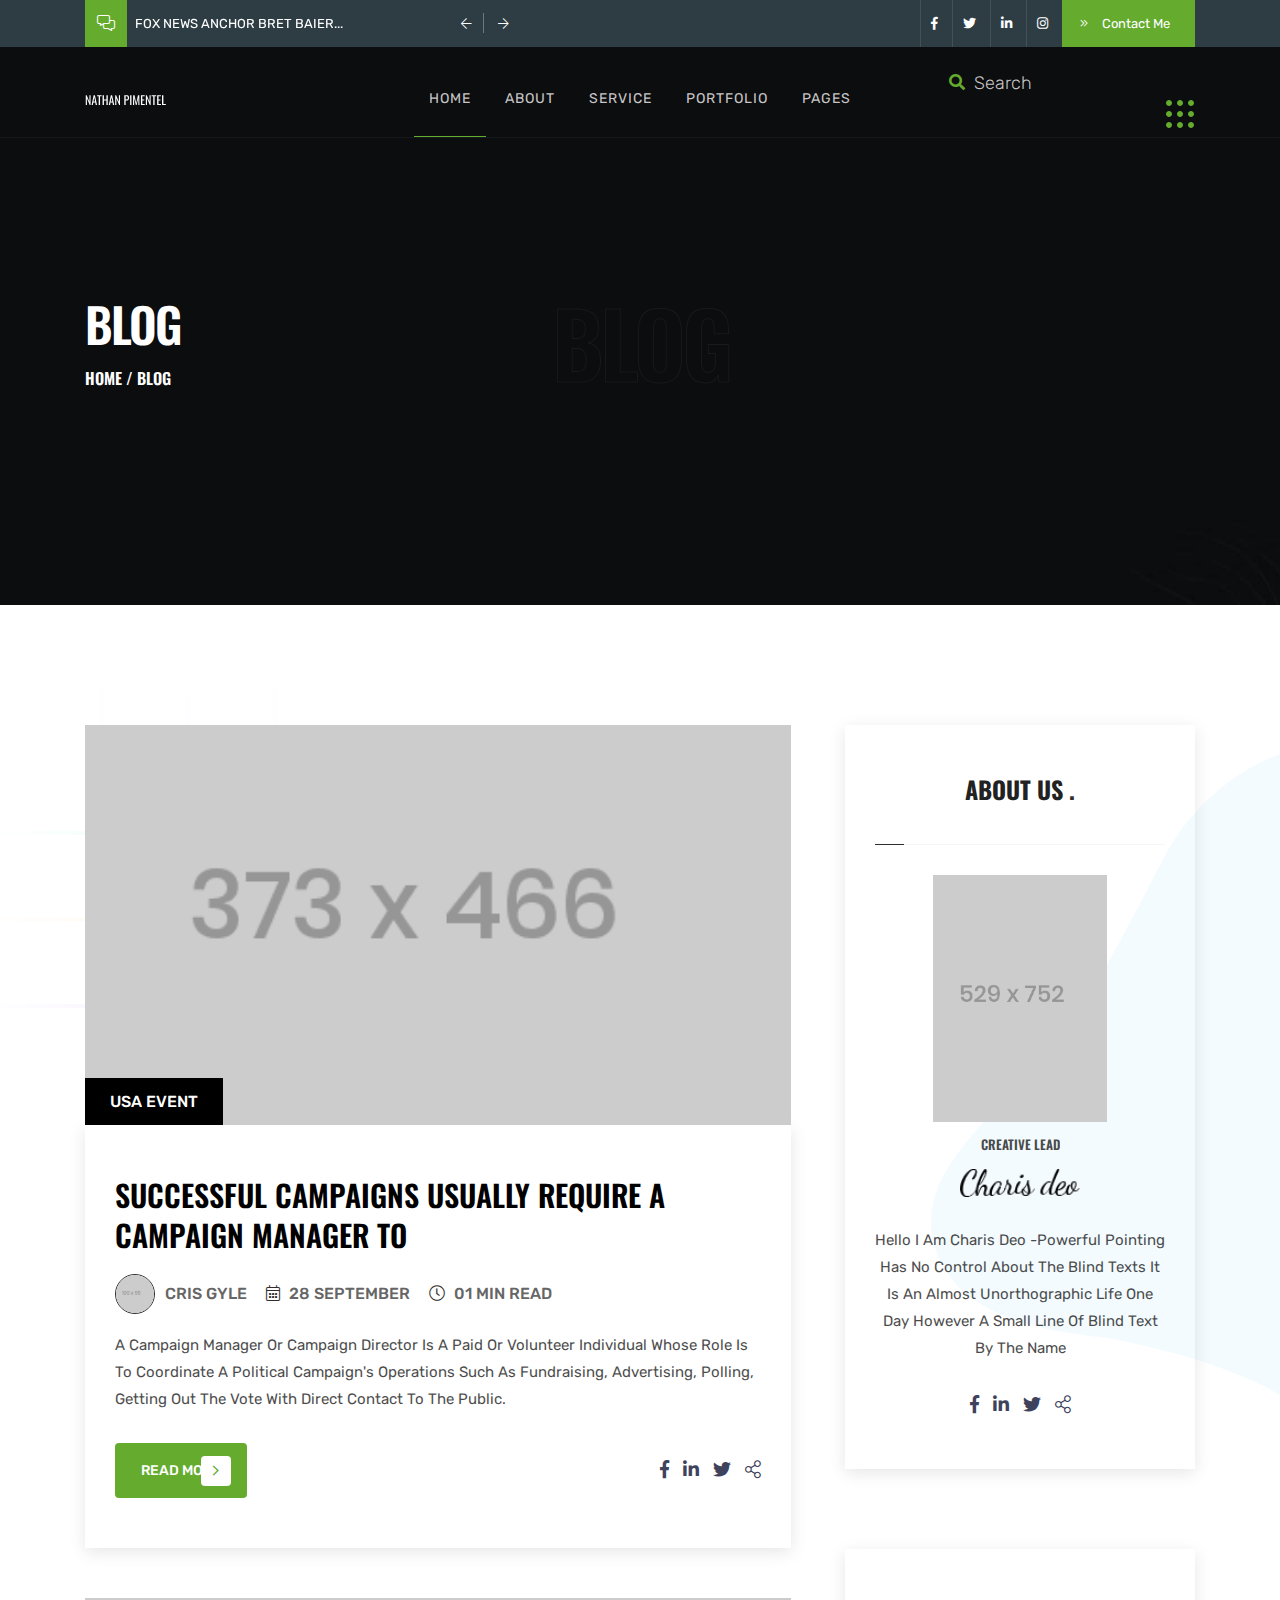
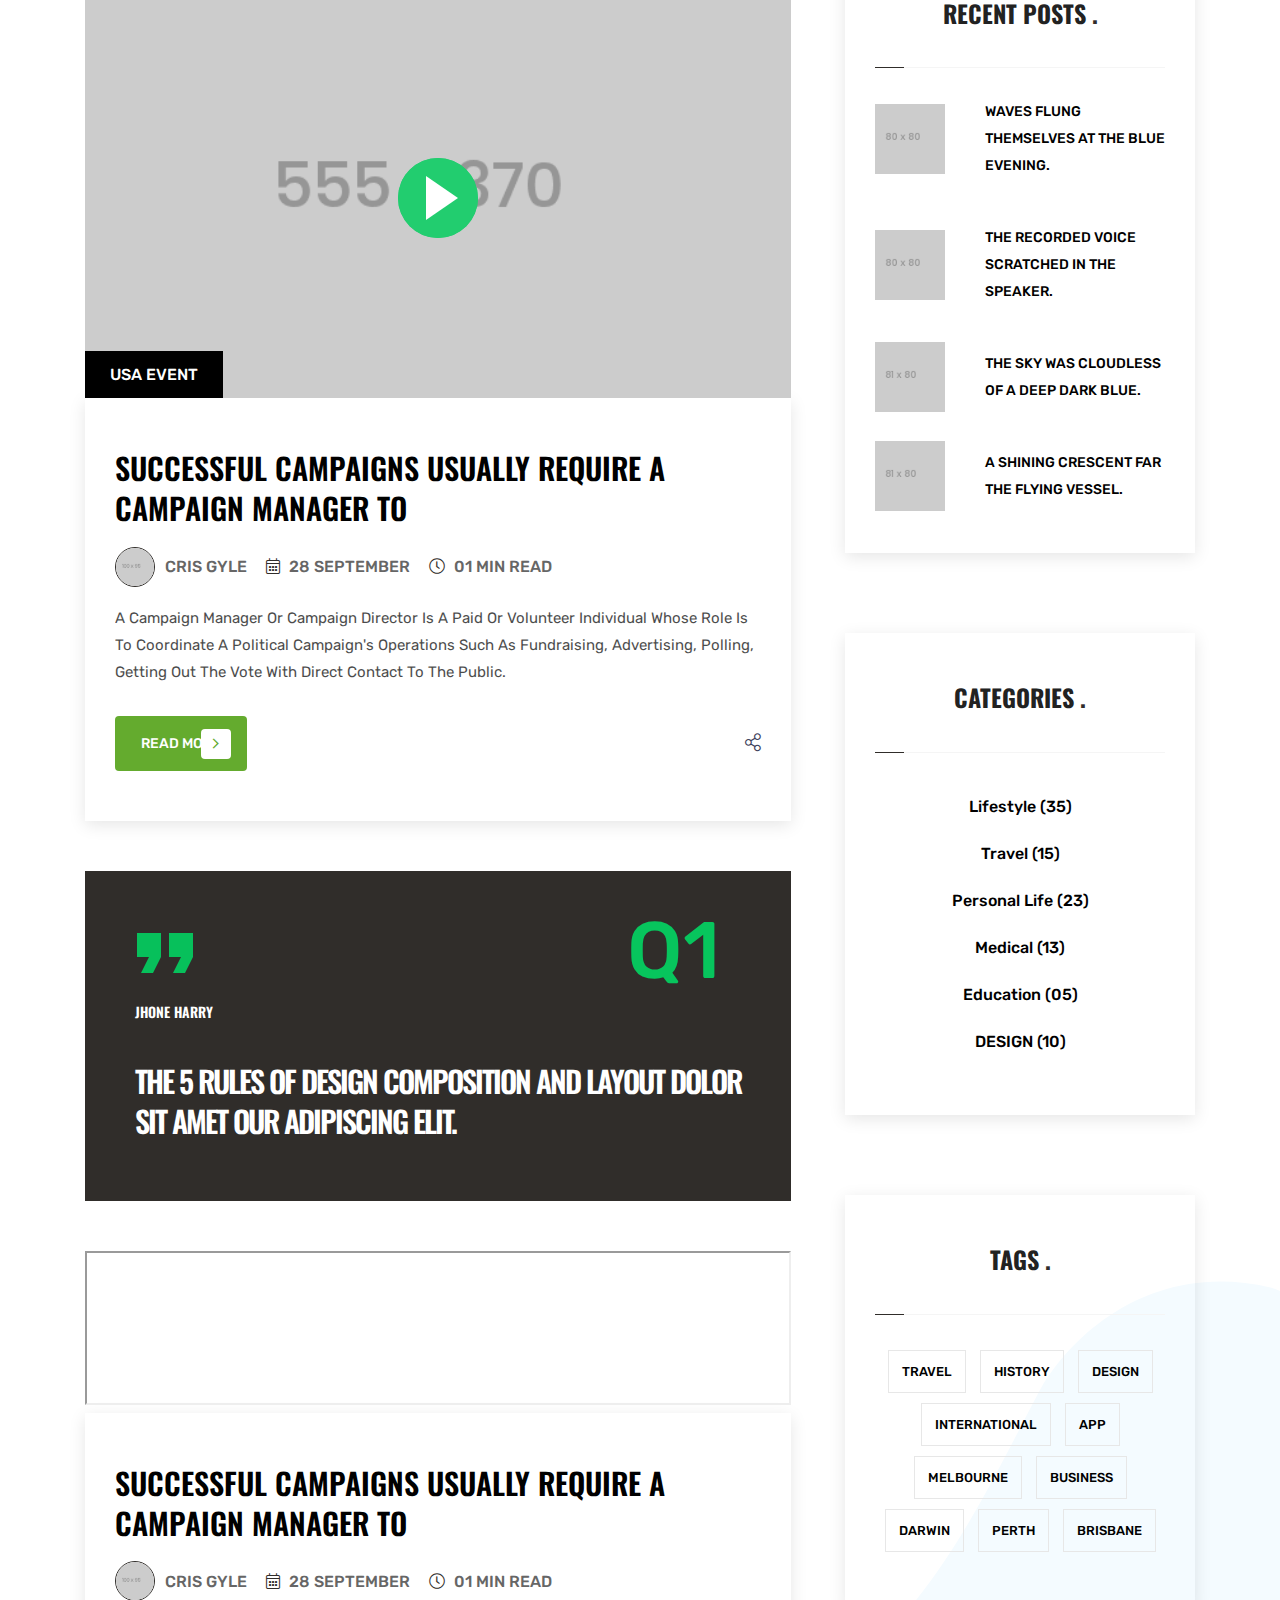
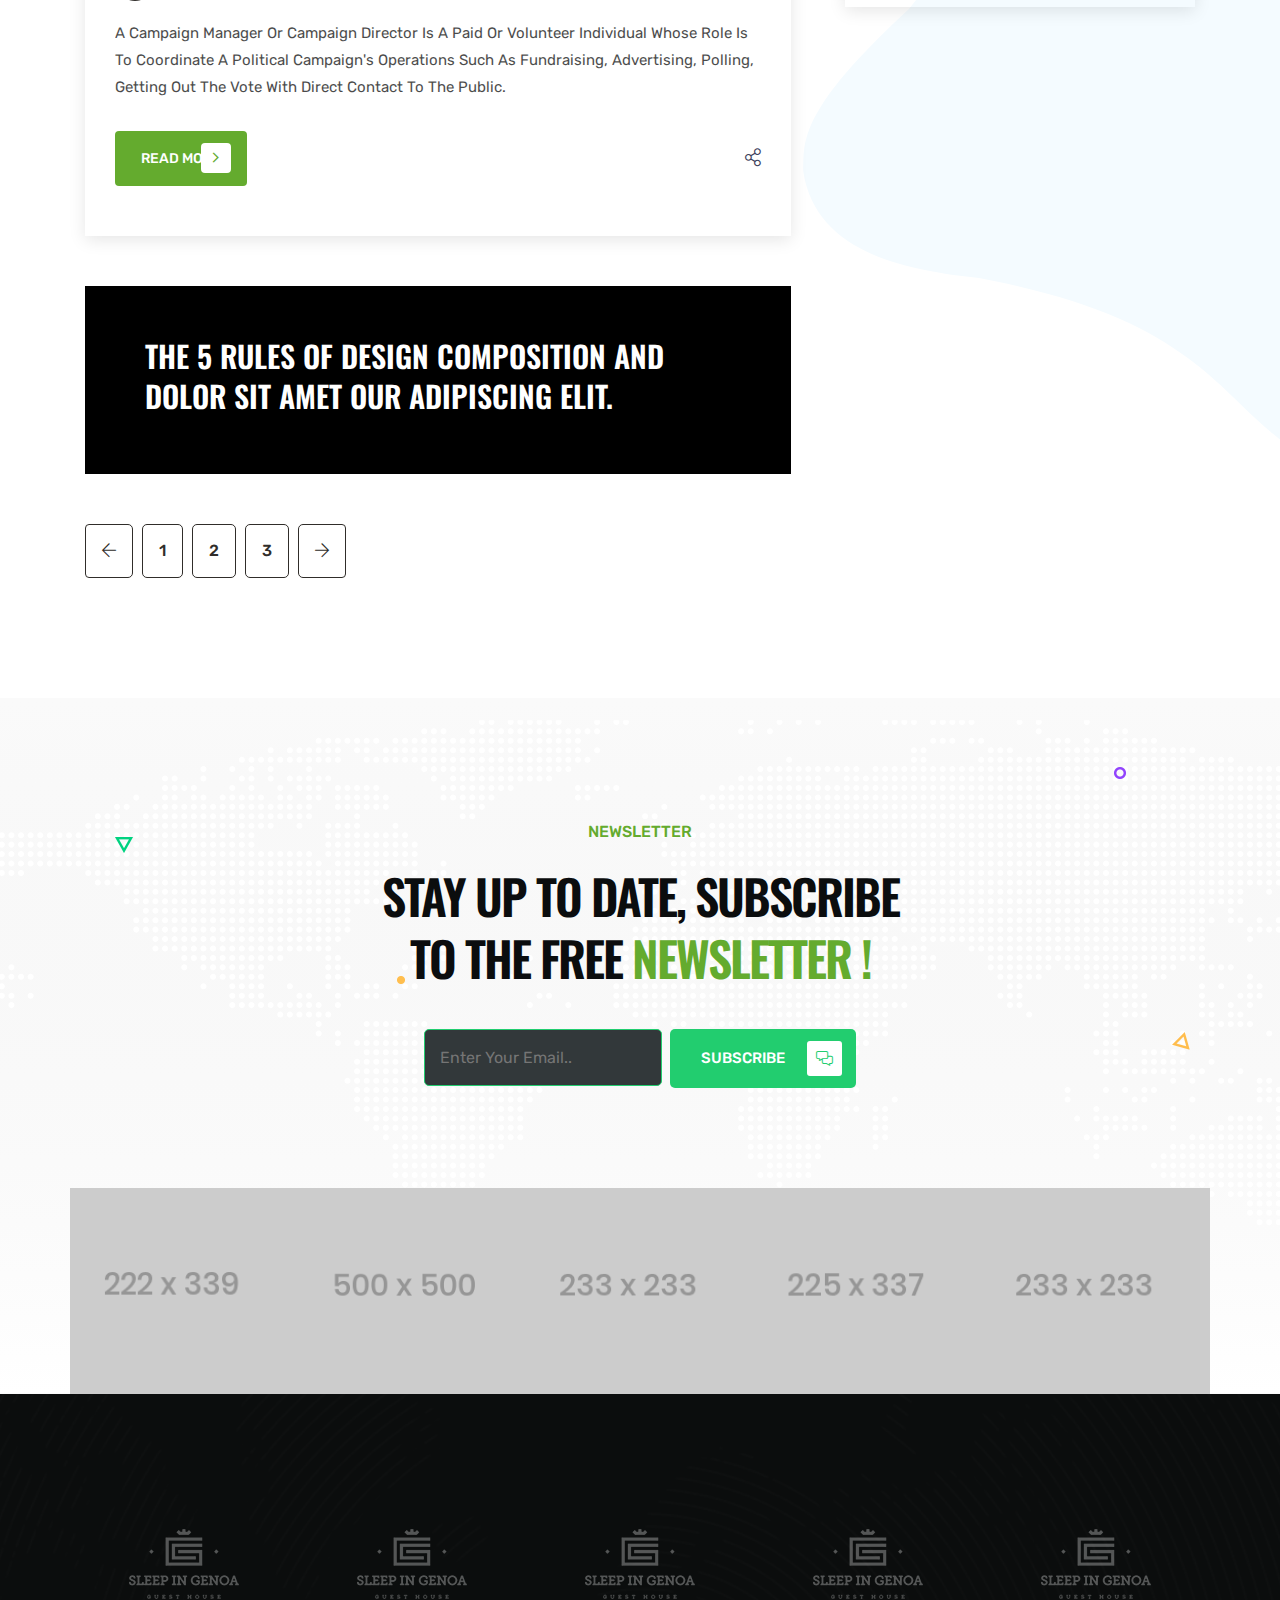
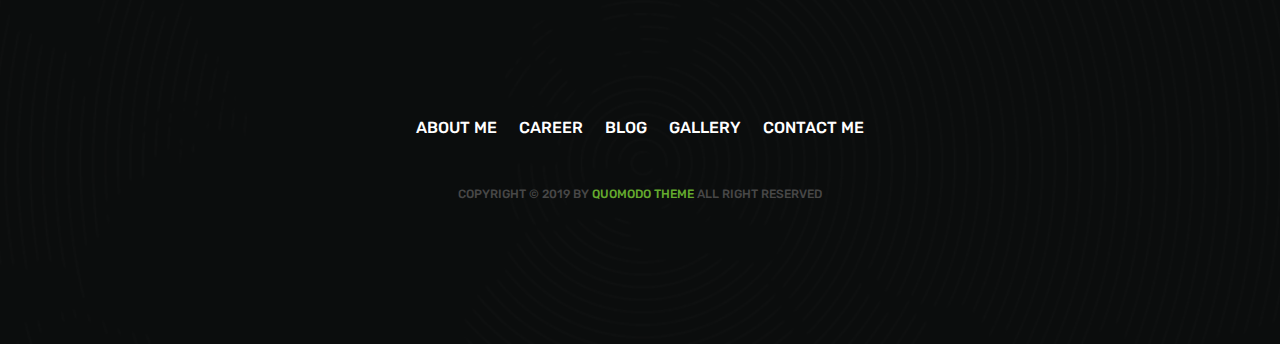
<file: blog.html>
<!DOCTYPE html>
<html lang="en">
<!--HTML START-->

<head>
    <!--HEAD START-->
    <title>News</title>
    <!--::::: support meta :::::::-->
    <meta charset="utf-8">
    <meta name="viewport" content="width=device-width, initial-scale=1">
    
    <!--::::: ALL CSS CALLING :::::::-->
    <link rel="stylesheet" href="assets/css/plugins/animate.min.css">
    <link rel="stylesheet" href="assets/css/plugins/bootstrap.min.css">
    <link rel="stylesheet" href="assets/css/plugins/fontawesome.css">
    <link rel="stylesheet" href="assets/css/plugins/modal-video.min.css">
    <link rel="stylesheet" href="assets/css/plugins/stellarnav.css">
    <link rel="stylesheet" href="assets/css/plugins/owl.carousel.css">
    <link rel="stylesheet" href="assets/css/typography.css">
    <link rel="stylesheet" href="assets/css/theme.css">
    <link rel="stylesheet" href="assets/css/inner.css">
    <link rel="stylesheet" href="assets/css/button.css">
    <link rel="stylesheet" href="assets/css/responsive.css">

</head>
<!--HEADE END-->

<body><!--BODY START-->

    <!--PLACEHOLDER AREA START-->
    <div class="preloader">
        <div class="lds-dual-ring"></div>
    </div>
    <!--PLACEHOLDER AREA END-->

    <div class="site site-white"> <!--::::: SITE AREA START :::::::-->
    <!--::::: BANNER AREA START :::::::-->
        <div class="header-banner-area">
            <div class="container">
                <div class="row">
                    <div class=" col-md-5 align-self-center">
                        <div class="banner-comments">
                            <div class="banner-icon">
                                <i class="fal fa-comments-alt"></i>
                            </div>
                            <div class="banner-carousel owl-carousel">
                                <div class="banner-single-carousel">
                                    <p>Fox News Anchor Bret Baier...</p>
                                </div>
                                <div class="banner-single-carousel">
                                    <p>Elementor Is Great WordPress...</p>
                                </div>
                            </div>
                        </div>
                    </div>
                    <div class="col-md-7 text-right align-self-center">
                        <div class="banner-social-wrap">
                            <div class="banner-social">
                                <ul>
                                    <li><a href="#"><i class="fab fa-facebook-f"></i></a></li>
                                    <li><a href="#"><i class="fab fa-twitter"></i></a></li>
                                    <li><a href="#"><i class="fab fa-linkedin-in"></i></a></li>
                                    <li><a href="#"><i class="fab fa-instagram"></i></a></li>
                                </ul>
                            </div>
                            <div class="banner-contact">
                                <a href="#" class="contact-btn"><i class="fal fa-angle-double-right"></i> Contact Me</a>
                            </div>
                        </div>
                    </div>
                </div>
            </div>
        </div>
        <!--::::: BANNER AREA END :::::::-->

        <!--::::: HEADER AREA START :::::::-->
            <div class="header-area header-main" id="header">
                <!--scroll to up btn-->
                <a href="#home" class="up-btn"><i class="fal fa-angle-up"></i></a>
                <div class="container">
                    <div class="row">
                        <div class="col-6 col-lg-3 align-self-center">
                            <a href="index.html" class="logo"><img src="assets/img/logo/logo.svg" alt=""></a>
                        </div>
                        <div class="col-6 text-center align-self-center">
                            <div class="main-menu">
                                <div class="stellarnav">
                                    <ul class="navbarmneuclass">
                                        <li class="current"><a href="#home">Home</a>
                                            <ul>
                                                <li><a href="index.html">Home Page 1</a></li>
                                                <li><a href="index1.html">Home Page 2</a></li>
                                            </ul>
                                        </li>
                                        <li><a href="#about">About</a></li>
                                        <li><a href="#service">Service</a></li>
                                        <li><a href="#portfolio">Portfolio</a></li>
                                        <li><a href="#">Pages</a>
                                            <ul>
                                                <li><a href="about.html">About</a></li>
                                                <li><a href="portfolio.html">Portfolio</a></li>
                                                <li><a href="single-portfolio.html">Portfolio Details</a></li>
                                                <li><a href="blog.html">Blog</a></li>
                                                <li><a href="single-blog.html">Single Blog</a></li>
                                                <li><a href="contact.html">Contact Us</a></li>
                                            </ul>
                                        </li>
                                    </ul>
                                </div>
                            </div>
                        </div>
                        <div class="d-none d-lg-block col-lg-3 align-self-center text-right">
                            <div class="search-area">
                                <div class="search-box">
                                    <form action="#">
                                        <input type="search" placeholder="Search">
                                    </form>
                                    <div class="search-btn">
                                        <a href="#"><i class="fas fa-search"></i></a>
                                    </div>
                                </div>
                                <div class="grid-menu" id="grid-side">
                                    <img src="assets/img/icon/hamburger.svg" alt="">
                                </div>
                            </div>
                        </div>
                    </div>
                </div>
                <div class="slide-widgest-wrap" id="slide-widgest">
                    <div class="side-widgest" id="side-content">
                        <div class="side-close" id="close-btn">
                        <i class="fal fa-times"></i>
                    </div>
                        <div class="logo">
                            <a href="#"><img src="assets/img/logo/logo.svg" alt=""></a>
                        </div>
                        <div class="side-content">
                            <p>Lorem ipsum dolor sit amet, consectetur adipisicing elit. Sint ratione reprehenderit, error qui enim sit ex provident iure, dolor, nulla eaque delectus, repudiandae commodi. Velit assumenda odit quisquam at, error suscipit unde, necessitatibus ipsum ratione excepturi ducimus labore, totam dolorem.</p>
                        </div>
                        <div class="side-social">
                            <ul>
                                <li><a href="#"><i class="fab fa-facebook-f"></i></a></li>
                                <li><a href="#"><i class="fab fa-twitter"></i></a></li>
                                <li><a href="#"><i class="fab fa-linkedin-in"></i></a></li>
                                <li><a href="#"><i class="fab fa-instagram"></i></a></li>
                            </ul>
                        </div>
                    </div>
                </div>
            </div>
            <!--::::: HEADER AREA END :::::::-->
        
        <!--:::::WELCOME ATRA START :::::::-->
        <div class="welcome-area-wrap" style="background: url(assets/img/bg/inner-header-bg.jpg);background-size: cover;background-position: center;" id="home">
            <!--::::: WELCOME CAROUSEL START :::::::-->
                <div class="welcome-area inner">
                    <div class="container">
                        <div class="row">
                            <div class="col-lg-4">
                                <div class="inner-wlc">
                                    <h2>Blog</h2>
                                    <h3><a href="index.html">home</a>&nbsp;/&nbsp;blog</h3>
                                </div>
                            </div>
                            <div class="col-lg-4 text-center">
                                <div class="inner-filltext">
                                    <h1>blog</h1>
                                </div>
                            </div>
                        </div>
                    </div>
                </div>
            <!--::::: WELCOME CAROUSEL END:::::::-->
        </div>
        <!--:::::WELCOME AREA END :::::::-->

        <!--:::::BLOG PAGE AREA START :::::::-->
        <div class="blog-page-area inner-bg-shpes section-padding">
            <div class="container">
                <div class="row">
                    <div class="col-lg-8">
                        <div class="blog-page-left mr-lg-4">
                            <div class="single-blog-section ">
                                <div class="single-blog-section-img" style="background-image:url(assets/img/blog/blog1.jpg);height: 400px; background-position: center ;background-repeat:  no-repeat;background-size: cover">
                                    <span class="single-blog-section-img-tag">USA Event</span>
                                </div>
                                <div class="single-blog-section-description blog-box">
                                    <h2><a href="single-blog.html">Successful campaigns usually require a campaign manager to</a></h2>
                                    <div class="single-blog-section-author">
                                        <ul>
                                            <li><a class="blog-author" href="#"><img src="assets/img/author/author4.png" alt="">Cris Gyle</a></li>
                                            <li><a href="#"><i class="fal fa-calendar-alt"></i> 28 September</a></li>
                                            <li><a href="#"><i class="fal fa-clock"></i> 01 MiN READ</a></li>
                                        </ul>
                                    </div>
                                    <p>A campaign manager or campaign director is a paid or volunteer individual whose role is to coordinate a political campaign's operations such as fundraising, advertising, polling, getting out the vote with direct contact to the public.</p>
                                    <div class="space-30"></div>
                                    <div class="blog-readmore-social">
                                        <div class="row">
                                            <div class="col-sm-6 align-self-center">
                                                <a href="#" class="cbtn cbnt1 fadeInDown animated">read more <i class="fal fa-angle-right"></i></a>
                                            </div>
                                            <div class="col-sm-6 text-right align-self-center">
                                                <div class="blog-page-social">
                                                    <ul>
                                                        <li><a href="#"><i class="fab fa-facebook-f"></i></a></li>
                                                        <li><a href="#"><i class="fab fa-linkedin-in"></i></a></li>
                                                        <li><a href="#"><i class="fab fa-twitter"></i></a></li>
                                                        <li><a href="#"><i class="fal fa-share-alt"></i></a></li>
                                                    </ul>
                                                </div>
                                            </div>
                                        </div>
                                    </div>
                                </div>
                            </div>

                            <div class="single-blog-section">
                                <div class="single-blog-section-img" style="background-image:url(assets/img/blog/blog2.jpg);height: 400px; background-position: center ;background-repeat:  no-repeat;background-size: cover">
                                    <span class="single-blog-section-img-tag">USA Event</span>
                                     <a id="play-video" class="video-play-button" href="#"><span></span></a>
                                <div id="video-overlay" class="video-overlay">
                                  <a class="video-overlay-close"></a>
                                </div>
                                </div>
                                <div class="single-blog-section-description blog-box">
                                    <h2><a href="single-blog.html">Successful campaigns usually require a campaign manager to</a></h2>
                                    <div class="single-blog-section-author">
                                        <ul>
                                            <li><a class="blog-author" href="#"><img src="assets/img/author/author4.png" alt="">Cris Gyle</a></li>
                                            <li><a href="#"><i class="fal fa-calendar-alt"></i> 28 September</a></li>
                                            <li><a href="#"><i class="fal fa-clock"></i> 01 MiN READ</a></li>
                                        </ul>
                                    </div>
                                    <p>A campaign manager or campaign director is a paid or volunteer individual whose role is to coordinate a political campaign's operations such as fundraising, advertising, polling, getting out the vote with direct contact to the public.</p>
                                    <div class="space-30"></div>
                                    <div class="blog-readmore-social">
                                        <div class="row">
                                            <div class="col-sm-6 align-self-center">
                                                <a href="#" class="cbtn cbnt1 fadeInDown animated">read more <i class="fal fa-angle-right"></i></a>
                                            </div>
                                            <div class="col-sm-6 text-right align-self-center">
                                                <div class="blog-page-social">
                                                    <ul>
                                                        <li><a href="#"><i class="fal fa-share-alt"></i></a></li>
                                                    </ul>
                                                </div>
                                            </div>
                                        </div>
                                    </div>
                                </div>
                            </div>

                            <div class="single-blog-section">
                                <div class="quote-sectionl">
                                    <div class="single-quote">
                                        <img src="assets/img/icon/quote-primery.svg" alt="">
                                        <h6>Jhone Harry</h6>
                                        <h2><a href="single-blog.html">The 5 rules of design composition and layout DOLOR SIT AMET OUR ADIPISCING ELIT.</a></h2>
                                    </div>
                                </div>
                            </div>
                            <div class="space-50"></div>
                            <div class="single-blog-section">
                                <div class="blog-audio">
                                    <iframe allow="autoplay" src="https://w.soundcloud.com/player/?url=https%3A//api.soundcloud.com/tracks/574858791&color=%23ff5500&auto_play=false&hide_related=false&show_comments=true&show_user=true&show_reposts=false&show_teaser=true&visual=true"></iframe>
                                </div>
                                <div class="single-blog-section-description blog-box">
                                    <h2><a href="single-blog.html">Successful campaigns usually require a campaign manager to</a></h2>
                                    <div class="single-blog-section-author">
                                        <ul>
                                            <li><a class="blog-author" href="#"><img src="assets/img/author/author4.png" alt="">Cris Gyle</a></li>
                                            <li><a href="#"><i class="fal fa-calendar-alt"></i> 28 September</a></li>
                                            <li><a href="#"><i class="fal fa-clock"></i> 01 MiN READ</a></li>
                                        </ul>
                                    </div>
                                    <p>A campaign manager or campaign director is a paid or volunteer individual whose role is to coordinate a political campaign's operations such as fundraising, advertising, polling, getting out the vote with direct contact to the public.</p>
                                    <div class="space-30"></div>
                                    <div class="blog-readmore-social">
                                        <div class="row">
                                            <div class="col-sm-6 align-self-center">
                                                <a href="#" class="cbtn cbnt1 fadeInDown animated">read more <i class="fal fa-angle-right"></i></a>
                                            </div>
                                            <div class="col-sm-6 text-right align-self-center">
                                                <div class="blog-page-social">
                                                    <ul>
                                                        <li><a href="#"><i class="fal fa-share-alt"></i></a></li>
                                                    </ul>
                                                </div>
                                            </div>
                                        </div>
                                    </div>
                                </div>
                            </div>
                            <div class="blog-banner">
                                <h3>The 5 rules of design composition and DOLOR SIT AMET OUR ADIPISCING ELIT.</h3>
                            </div>
                            <div class="space-50"></div>
                            <div class="cpagination">
                                <nav aria-label="Page navigation example">
                                  <ul class="pagination">
                                    <li class="page-item">
                                      <a class="page-link" href="#" aria-label="Previous">
                                        <span aria-hidden="true"><i class="fal fa-arrow-left"></i></span>
                                      </a>
                                    </li>
                                    <li class="page-item"><a class="page-link" href="#">1</a></li>
                                    <li class="page-item"><a class="page-link" href="#">2</a></li>
                                    <li class="page-item"><a class="page-link" href="#">3</a></li>
                                    <li class="page-item">
                                      <a class="page-link" href="#" aria-label="Next">
                                        <span aria-hidden="true"><i class="fal fa-arrow-right"></i></span>
                                      </a>
                                    </li>
                                  </ul>
                                </nav>
                            </div>
                        </div>
                    </div>
                    <div class="col-lg-4">
                        <div class="blog-page-right text-center">
                            <div class="blog-box blog-author">
                                <div class="blog-author-image">
                                    <h3>About us <span>.</span></h3>
                                    <div class="border-effect"></div>
                                    <img src="assets/img/author/author1.png" alt="">
                                    
                                    <h6>Creative lead</h6>
                                </div>
                                <div class="blog-author-description">
                                    <img class="signature" src="assets/img/author/signature.svg" alt="">
                                    <p>hello I am charis deo -powerful Pointing has no control about the blind texts it is an almost unorthographic life One day however a small line of blind text by the name</p>
                                    <div class="blog-page-social">
                                        <ul>
                                            <li><a href="#"><i class="fab fa-facebook-f"></i></a></li>
                                            <li><a href="#"><i class="fab fa-linkedin-in"></i></a></li>
                                            <li><a href="#"><i class="fab fa-twitter"></i></a></li>
                                            <li><a href="#"><i class="fal fa-share-alt"></i></a></li>
                                        </ul>
                                    </div>
                                </div>
                            </div>
                            <div class="space-30"></div>
                            <div class="blog-box blog-post">
                                <h3>Recent Posts <span>.</span></h3>
                                <div class="border-effect"></div>
                                <div class="single-blog-post">
                                    <img src="assets/img/blog/recent-post1.jpg" alt="">
                                    <a href="single-blog.html">Waves flung themselves at the blue evening.</a>
                                </div>
                                <div class="single-blog-post">
                                    <img src="assets/img/blog/recent-post2.jpg" alt="">
                                   <a href="single-blog.html">The recorded voice scratched in the speaker.</a>
                                </div>
                                <div class="single-blog-post">
                                    <img src="assets/img/blog/recent-post3.jpg" alt="">
                                    <a href="single-blog.html">The sky was cloudless  of a deep dark blue.</a>
                                </div>

                                <div class="single-blog-post">
                                    <img src="assets/img/blog/recent-post4.jpg" alt="">
                                    <a href="single-blog.html">A shining crescent far the flying vessel.</a>
                                </div>
                            </div>
                            <div class="space-30"></div>
                            <div class="blog-box blog-categores">
                                <h3>Categories <span>.</span></h3>
                                <div class="border-effect"></div>
                                <ul>
                                    <li><a href="#">Lifestyle (35)</a></li>
                                    <li><a href="#">Travel (15)</a></li>
                                    <li><a href="#">Personal Life (23)</a></li>
                                    <li><a href="#">Medical (13)</a></li>
                                    <li><a href="#">Education (05)</a></li>
                                    <li><a href="#">DESIGN (10)</a></li>
                                </ul>
                            </div>
                            <div class="space-30"></div>
                            <div class="blog-box blog-tag">
                                <h3>tags <span>.</span></h3>
                                <div class="border-effect"></div>
                                <ul>
                                    <li><a href="#">Travel</a></li>
                                    <li><a href="#">History</a></li>
                                    <li><a href="#">Design</a></li>
                                    <li><a href="#">International</a></li>
                                    <li><a href="#">App</a></li>
                                    <li><a href="#">Melbourne</a></li>
                                    <li><a href="#">Business</a></li>
                                    <li><a href="#">Darwin</a></li>
                                    <li><a href="#">Perth</a></li>
                                    <li><a href="#">Brisbane</a></li>
                                </ul>
                            </div>
                        </div>
                    </div>
                </div>
            </div>
            <img src="assets/img/bg/service-bg.svg" alt="" class="inner-shape1">
            <img src="assets/img/bg/inner-bg1.svg" alt="" class="inner-shape2">
            <img src="assets/img/bg/inner-bg1.svg" alt="" class="inner-shape3">
        </div>
        <!--:::::BLOG PAGE AREA END :::::::-->
        

        <!--:::::CALL TO ACTION AREA START :::::::-->
        <div class="cta-area padding-top cta-primery" style="background-image: url(assets/img/bg/world-map.svg);background-position: center;background-size: cover;background-repeat: no-repeat;" id="contact">
            <div class="container">
                <div class="row">
                    <div class="col-lg-6 m-auto text-center">
                     <div class="primery-heading cta-heading">
                        <small>Newsletter</small>
                        <div class="space-20"></div>
                        <h2>Stay up to date, subscribe to the free <span>newsletter !</span></h2>
                    </div>
                    <div class="space-40"></div>
                    <div class="cta-form">
                        <form action="#">
                            <input type="email" placeholder="Enter Your Email..">
                            <a href="#" class="subscribe-btn">subscribe <i class="fal fa-comments-alt"></i></a>
                        </form>
                    </div>
                    </div>
                </div>
            </div>
            <div class="space-100"></div>
            <!--:::::SOCIAL AREA START :::::::-->

            <div class="social-area">
                <div class="container">
                    <div class="row">
                        <div class="col-lg">
                            <div class="single-social">
                                <div class="sinlge-social-hover" style="background: url(assets/img/social/social4.png);background-position: center;-webkit-background-size: cover;
                                background-size: cover;">
                                    <a href="">
                                        <span class="single-social-icon">
                                           <i class="fab fa-linkedin-in"></i>
                                        </span>
                                        <p class="single-soicial-text">
                                             join our 
                                            instagram 
                                            community!
                                        </p>
                                    </a>
                                </div>
                            </div>
                        </div>
                        <div class="col-lg">
                            <div class="single-social">
                                <div class="sinlge-social-hover" style="background: url(assets/img/social/social1.png);background-position: center;-webkit-background-size: cover;
                                background-size: cover;">
                                    <a href="">
                                        <span class="single-social-icon">
                                            <i class="fab fa-facebook-f"></i>
                                        </span>
                                        <p class="single-soicial-text">
                                             join our 
                                            instagram 
                                            community!
                                        </p>
                                    </a>
                                </div>
                            </div>
                        </div>
                        <div class="col-lg">
                            <div class="single-social">
                                <div class="sinlge-social-hover" style="background: url(assets/img/social/social2.png);background-position: center;-webkit-background-size: cover;
                                background-size: cover;">
                                    <a href="">
                                        <span class="single-social-icon">
                                           <i class="fas fa-basketball-ball"></i>
                                        </span>
                                        <p class="single-soicial-text">
                                             join our 
                                            instagram 
                                            community!
                                        </p>
                                    </a>
                                </div>
                            </div>
                        </div>
                        <div class="col-lg">
                            <div class="single-social">
                                <div class="sinlge-social-hover" style="background: url(assets/img/social/social3.png);background-position: center;-webkit-background-size: cover;
                                background-size: cover;">
                                    <a href="">
                                        <span class="single-social-icon">
                                            <i class="fab fa-twitter"></i>
                                        </span>
                                        <p class="single-soicial-text">
                                             join our 
                                            instagram 
                                            community!
                                        </p>
                                    </a>
                                </div>
                            </div>
                        </div>
                        <div class="col-lg">
                            <div class="single-social">
                                <div class="sinlge-social-hover" style="background: url(assets/img/social/social2.png);background-position: center;-webkit-background-size: cover;
                                background-size: cover;">
                                    <a href="">
                                        <span class="single-social-icon">
                                            <i class="fab fa-instagram"></i>
                                        </span>
                                        <p class="single-soicial-text">
                                             join our 
                                            instagram 
                                            community!
                                        </p>
                                    </a>
                                </div>
                            </div>
                        </div>
                    </div>
                </div>
            </div>
        <!--:::::SOCIAL AREA END :::::::-->
            <img src="assets/img/icon/cta1.png" alt="" class="cta-shape cta-shap1">
            <img src="assets/img/icon/cta2.png" alt="" class="cta-shape cta-shap2">
            <img src="assets/img/icon/cta3.png" alt="" class="cta-shape cta-shap3">
            <img src="assets/img/icon/cta4.png" alt="" class="cta-shape cta-shap4">
            <img src="assets/img/icon/cta5.png" alt="" class="cta-shape cta-shap5">
        </div>
        <!--:::::CALL TO ACTION AREA END :::::::-->


        <!--:::::FOOTER AREA START :::::::-->
        <div class="footer-area section-padding" style="background-image: url(assets/img/bg/footer-bg.png);background-size: cover;background-position: center;background-repeat: no-repeat;">
             <!--:::::LOGO AREA START :::::::-->
        <div class="logo-carousel">
            <div class="container">
                <div class="row">
                    <div class="logos owl-carousel">
                        <div class="single-logo-table">
                            <div class="single-logo-table-cell">
                               <img src="assets/img/logo/1.svg" alt="">
                            </div>
                        </div>
                        <div class="single-logo-table">
                            <div class="single-logo-table-cell">
                                <img src="assets/img/logo/1.svg" alt="">
                            </div>
                        </div>
                        <div class="single-logo-table">
                            <div class="single-logo-table-cell">
                                <img src="assets/img/logo/1.svg" alt="">
                            </div>
                        </div>
                        <div class="single-logo-table">
                            <div class="single-logo-table-cell">
                                <img src="assets/img/logo/1.svg" alt="">
                            </div>
                        </div>
                        <div class="single-logo-table">
                            <div class="single-logo-table-cell">
                                <img src="assets/img/logo/1.svg" alt="">
                            </div>
                        </div>
                        <div class="single-logo-table">
                            <div class="single-logo-table-cell">
                                <img src="assets/img/logo/1.svg" alt="">
                            </div>
                        </div>
                    </div>
                </div>
            </div>
        </div>
        <div class="space-100"></div>
        <!--:::::LOGO AREA END :::::::-->
            <div class="container">
                <div class="row">
                    <div class="col-lg-6 m-auto text-center">
                        <div class="footer-menu">
                            <ul>
                                <li><a href="#">about me</a></li>
                                <li><a href="#">career</a></li>
                                <li><a href="#">blog</a></li>
                                <li><a href="#">gallery</a></li>
                                <li><a href="#">contact me</a></li>
                            </ul>
                        </div>
                        <div class="space-40"></div>
                        <div class="copyright">
                            <p>Copyright © 2019 by <span> Quomodo Theme</span> all right reserved</p>
                        </div>
                    </div>
                </div>
            </div>
        </div>
        <!--:::::FOOTER AREA END :::::::-->
      
    </div> <!--:::::SITE AREA END :::::::-->



    <!--:::::ALL  JS FILES :::::::-->
    <script src="assets/js/plugins/jQuery.2.1.0.min.js"></script>
    <script src="assets/js/plugins/bootstrap.min.js"></script>
    <script src="assets/js/plugins/jquery.nav.js"></script>
    <script src="assets/js/plugins/jquery.waypoints.min.js"></script>
    <script src="assets/js/plugins/jquery-modal-video.min.js"></script>
    <script src="assets/js/plugins/stellarnav.js"></script>
    <script src="assets/js/plugins/popper.min.js"></script>
    <script src="assets/js/plugins/owl.carousel.js"></script>
    <script src="assets/js/plugins/wow.min.js"></script>
    <script src="assets/js/plugins/appear.js"></script>
    <script src="assets/js/plugins/easypiechart.min.js"></script>
    <script src="assets/js/plugins/animatenumber.min.js"></script>
    <script src="assets/js/plugins/bars.js"></script>
    <script src="assets/js/plugins/circle-progress.js"></script>
    <script src="assets/js/plugins/jquery.hoverdir.js"></script>
    <script src="assets/js/plugins/isotop.v3.0.4.min.js"></script>
    <script src="assets/js/main.js"></script>


</body>
<!--body end-->

</html>
<!--html end-->
</file>
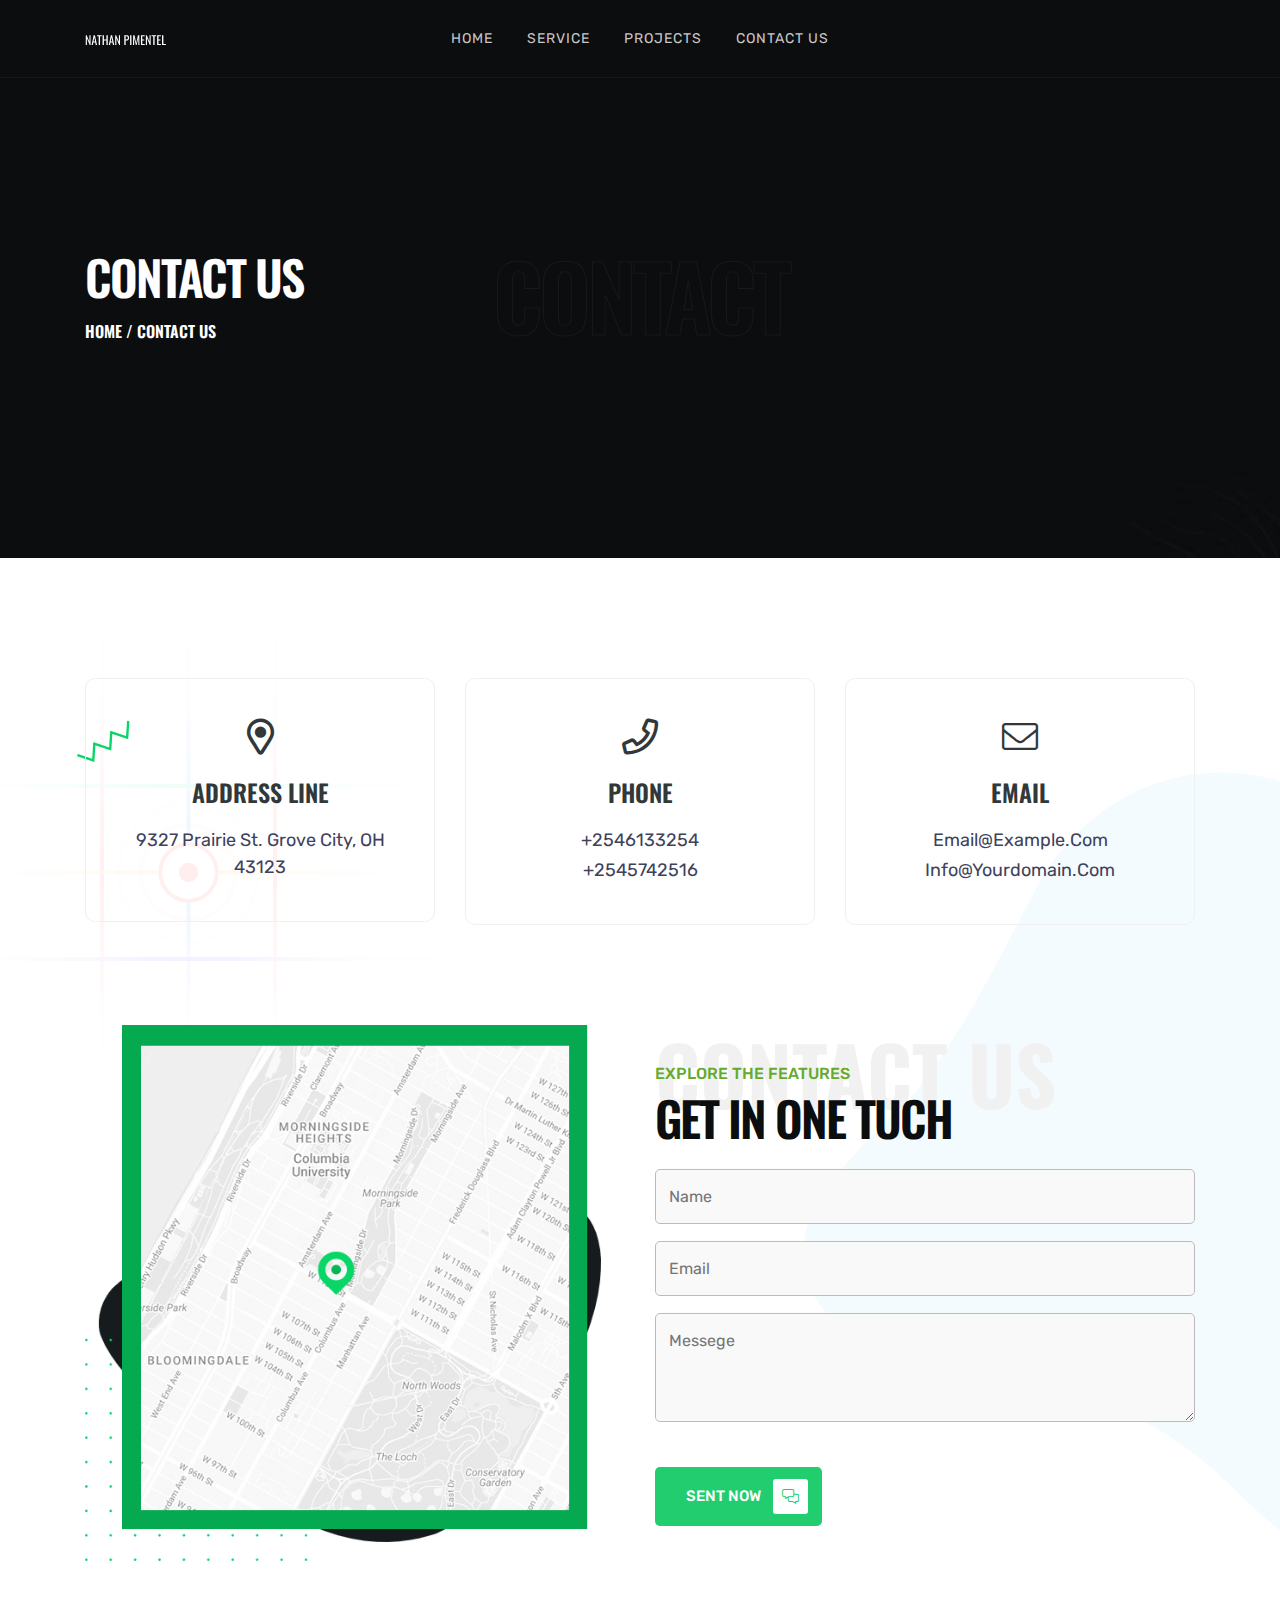
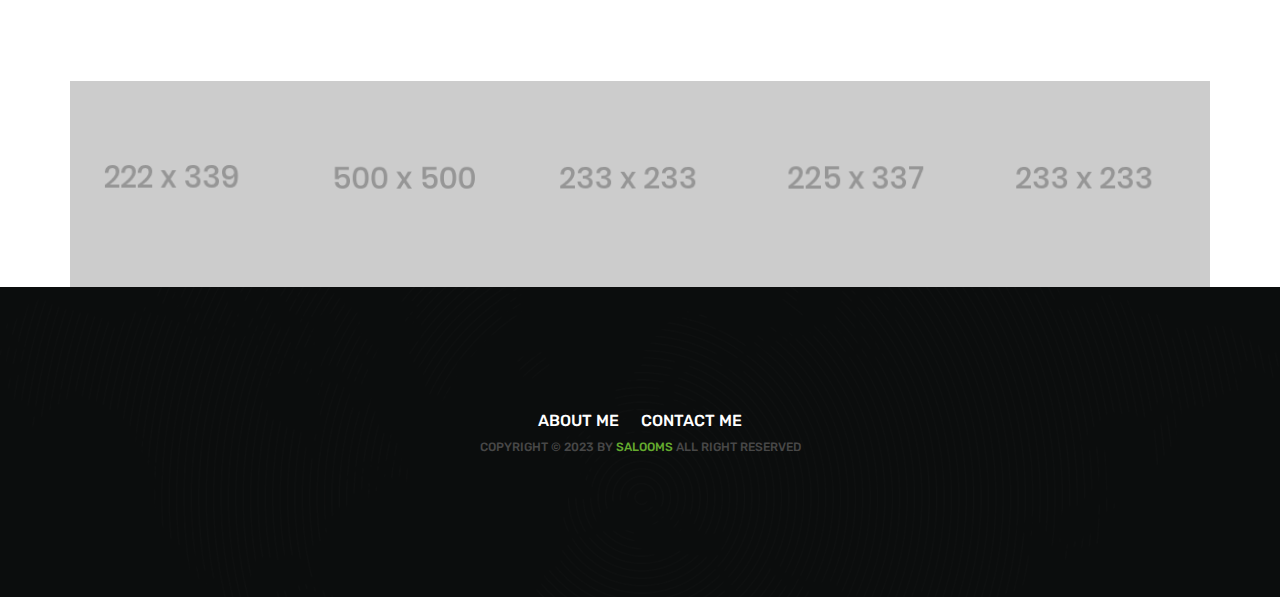
<file: contact.html>
<!DOCTYPE html>
<html lang="en">
  <!--HTML START-->

  <head>
    <!--HEAD START-->
    <title>Contact Us</title>
    <!--::::: support meta :::::::-->
    <meta charset="utf-8" />
    <meta name="viewport" content="width=device-width, initial-scale=1" />

    <!--::::: ALL CSS CALLING :::::::-->
    <link rel="stylesheet" href="assets/css/plugins/animate.min.css" />
    <link rel="stylesheet" href="assets/css/plugins/bootstrap.min.css" />
    <link rel="stylesheet" href="assets/css/plugins/fontawesome.css" />
    <link rel="stylesheet" href="assets/css/plugins/modal-video.min.css" />
    <link rel="stylesheet" href="assets/css/plugins/stellarnav.css" />
    <link rel="stylesheet" href="assets/css/plugins/owl.carousel.css" />
    <link rel="stylesheet" href="assets/css/typography.css" />
    <link rel="stylesheet" href="assets/css/theme.css" />
    <link rel="stylesheet" href="assets/css/inner.css" />
    <link rel="stylesheet" href="assets/css/button.css" />
    <link rel="stylesheet" href="assets/css/responsive.css" /></head
  ><!--HEADE END-->

  <body>
    <!--BODY START-->

    <!--PLACEHOLDER AREA START-->
    <div class="preloader">
      <div class="lds-dual-ring"></div>
    </div>
    <!--PLACEHOLDER AREA END-->

    <div class="site site-white">
      <!--::::: SITE AREA START :::::::-->

      <!--::::: BANNER AREA START :::::::-->

      <!--::::: BANNER AREA END :::::::-->

      <!--::::: HEADER AREA START :::::::-->
      <div class="header-area" id="header">
        <!--scroll to up btn-->
        <a href="#home" class="up-btn"><i class="fal fa-angle-up"></i></a>
        <div class="container">
          <div class="row">
            <div class="col-6 col-lg-3 align-self-center">
              <a href="index.html" class="logo"
                ><img src="assets/img/logo/logo.svg" alt=""
              /></a>
            </div>
            <div class="col-6 text-center align-self-center">
              <div class="main-menu">
                <div class="stellarnav">
                  <ul class="navbarmneuclass">
                    <li><a href="index.html">Home</a></li>
                    <li><a href="#service">Service</a></li>
                    <li><a href="#portfolio">Projects</a></li>
                    <li><a href="contact.html">Contact Us</a></li>
                  </ul>
                </div>
              </div>
            </div>
          </div>
        </div>
        <div class="slide-widgest-wrap" id="slide-widgest">
          <div class="side-widgest" id="side-content">
            <div class="side-close" id="close-btn">
              <i class="fal fa-times"></i>
            </div>
            <div class="logo">
              <a href="#"><img src="assets/img/logo/logo.svg" alt="" /></a>
            </div>
            <div class="side-content">
              <p>
                Lorem ipsum dolor sit amet, consectetur adipisicing elit. Sint
                ratione reprehenderit, error qui enim sit ex provident iure,
                dolor, nulla eaque delectus, repudiandae commodi. Velit
                assumenda odit quisquam at, error suscipit unde, necessitatibus
                ipsum ratione excepturi ducimus labore, totam dolorem.
              </p>
            </div>
            <div class="side-social">
              <ul>
                <li>
                  <a href="#"><i class="fab fa-facebook-f"></i></a>
                </li>
                <li>
                  <a href="#"><i class="fab fa-twitter"></i></a>
                </li>
                <li>
                  <a href="#"><i class="fab fa-linkedin-in"></i></a>
                </li>
                <li>
                  <a href="#"><i class="fab fa-instagram"></i></a>
                </li>
              </ul>
            </div>
          </div>
        </div>
      </div>
      <!--::::: HEADER AREA END :::::::-->
      <!--:::::WELCOME ATRA START :::::::-->
      <div
        class="welcome-area-wrap"
        style="
          background: url(assets/img/bg/inner-header-bg.jpg);
          background-size: cover;
          background-position: center;
        "
        id="home"
      >
        <!--::::: WELCOME CAROUSEL START :::::::-->
        <div class="welcome-area inner">
          <div class="container">
            <div class="row">
              <div class="col-lg-4">
                <div class="inner-wlc">
                  <h2>Contact Us</h2>
                  <h3><a href="index.html">home</a>&nbsp;/&nbsp;Contact Us</h3>
                </div>
              </div>
              <div class="col-lg-4 text-center">
                <div class="inner-filltext">
                  <h1>Contact</h1>
                </div>
              </div>
            </div>
          </div>
        </div>
        <!--::::: WELCOME CAROUSEL END:::::::-->
      </div>
      <!--:::::WELCOME AREA END :::::::-->

      <!--:::::CONTACT AREA START :::::::-->
      <div class="contact-page-area inner-bg-shpes section-padding">
        <div class="container">
          <div class="row justify-content-center">
            <div class="col-lg-4 text-center">
              <div class="contact__card">
                <div class="contact__card__icon">
                  <i class="far fa-map-marker-alt"></i>
                </div>
                <h4>Address Line</h4>
                <ul>
                  <li><a href="#">9327 Prairie St. Grove City, OH 43123</a></li>
                </ul>
              </div>
            </div>
            <div class="col-lg-4 text-center">
              <div class="contact__card">
                <div class="contact__card__icon">
                  <i class="far fa-phone"></i>
                </div>
                <h4>Phone</h4>
                <ul>
                  <li><a href="phoneto:+2546133254">+2546133254</a></li>
                  <li><a href="phoneto:+2545742516">+2545742516</a></li>
                </ul>
              </div>
            </div>
            <div class="col-lg-4 text-center">
              <div class="contact__card">
                <div class="contact__card__icon">
                  <i class="fal fa-envelope"></i>
                </div>
                <h4>Email</h4>
                <ul>
                  <li>
                    <a href="mailto:email@example.com">email@example.com</a>
                  </li>
                  <li>
                    <a href="mailto:einfo@yourdomain.com"
                      >info@yourdomain.com</a
                    >
                  </li>
                </ul>
              </div>
            </div>
          </div>
          <div class="space-100"></div>
          <div class="row">
            <div class="col-lg-6 align-self-center">
              <div class="map mr-lg-4">
                <img src="assets/img/contact/contact-map.png" alt="" />
              </div>
            </div>
            <div class="col-lg-6 align-self-center">
              <div class="primery-heading">
                <strong class="filltext">Contact Us</strong>
                <small>EXPLORE THE FEATURES</small>
                <h2>Get In one tuch</h2>
              </div>
              <div class="space-20"></div>
              <div class="contact-form">
                <form action="#">
                  <input type="text" placeholder="Name" />
                  <input type="email" placeholder="Email" />
                  <textarea
                    name="messege"
                    id="messege"
                    cols="30"
                    rows="3"
                    placeholder="Messege"
                  ></textarea>
                </form>
                <div class="space-20"></div>
                <a href="#" class="subscribe-btn"
                  >sent now <i class="fal fa-comments-alt"></i
                ></a>
              </div>
            </div>
          </div>
        </div>
        <img src="assets/img/bg/service-bg.svg" alt="" class="inner-shape1" />
        <img src="assets/img/bg/inner-bg1.svg" alt="" class="inner-shape2" />
      </div>
      <!--:::::CONTACT AREA END :::::::-->

      <!--:::::CALL TO ACTION AREA START :::::::-->

        <!--:::::SOCIAL AREA START :::::::-->
        <div class="social-area">
          <div class="container">
            <div class="row">
              <div class="col-lg">
                <div class="single-social">
                  <div
                    class="sinlge-social-hover"
                    style="
                      background: url(assets/img/social/social4.png);
                      background-position: center;
                      -webkit-background-size: cover;
                      background-size: cover;
                    "
                  >
                    <a href="">
                      <span class="single-social-icon">
                        <i class="fab fa-linkedin-in"></i>
                      </span>
                      <p class="single-soicial-text">
                        join our instagram community!
                      </p>
                    </a>
                  </div>
                </div>
              </div>
              <div class="col-lg">
                <div class="single-social">
                  <div
                    class="sinlge-social-hover"
                    style="
                      background: url(assets/img/social/social1.png);
                      background-position: center;
                      -webkit-background-size: cover;
                      background-size: cover;
                    "
                  >
                    <a href="">
                      <span class="single-social-icon">
                        <i class="fab fa-facebook-f"></i>
                      </span>
                      <p class="single-soicial-text">
                        join our instagram community!
                      </p>
                    </a>
                  </div>
                </div>
              </div>
              <div class="col-lg">
                <div class="single-social">
                  <div
                    class="sinlge-social-hover"
                    style="
                      background: url(assets/img/social/social2.png);
                      background-position: center;
                      -webkit-background-size: cover;
                      background-size: cover;
                    "
                  >
                    <a href="">
                      <span class="single-social-icon">
                        <i class="fas fa-basketball-ball"></i>
                      </span>
                      <p class="single-soicial-text">
                        join our instagram community!
                      </p>
                    </a>
                  </div>
                </div>
              </div>
              <div class="col-lg">
                <div class="single-social">
                  <div
                    class="sinlge-social-hover"
                    style="
                      background: url(assets/img/social/social3.png);
                      background-position: center;
                      -webkit-background-size: cover;
                      background-size: cover;
                    "
                  >
                    <a href="">
                      <span class="single-social-icon">
                        <i class="fab fa-twitter"></i>
                      </span>
                      <p class="single-soicial-text">
                        join our instagram community!
                      </p>
                    </a>
                  </div>
                </div>
              </div>
              <div class="col-lg">
                <div class="single-social">
                  <div
                    class="sinlge-social-hover"
                    style="
                      background: url(assets/img/social/social2.png);
                      background-position: center;
                      -webkit-background-size: cover;
                      background-size: cover;
                    "
                  >
                    <a href="">
                      <span class="single-social-icon">
                        <i class="fab fa-instagram"></i>
                      </span>
                      <p class="single-soicial-text">
                        join our instagram community!
                      </p>
                    </a>
                  </div>
                </div>
              </div>
            </div>
          </div>
        </div>
        <!--:::::SOCIAL AREA END :::::::-->
        <img
          src="assets/img/icon/cta1.png"
          alt=""
          class="cta-shape cta-shap1"
        />
        <img
          src="assets/img/icon/cta2.png"
          alt=""
          class="cta-shape cta-shap2"
        />
        <img
          src="assets/img/icon/cta3.png"
          alt=""
          class="cta-shape cta-shap3"
        />
        <img
          src="assets/img/icon/cta4.png"
          alt=""
          class="cta-shape cta-shap4"
        />
        <img
          src="assets/img/icon/cta5.png"
          alt=""
          class="cta-shape cta-shap5"
        />
      </div>
      <!--:::::CALL TO ACTION AREA END :::::::-->

      <!--:::::FOOTER AREA START :::::::-->
      <div
        class="footer-area section-padding"
        style="
          background-image: url(assets/img/bg/footer-bg.png);
          background-size: cover;
          background-position: center;
          background-repeat: no-repeat;
        "
      >
        <div class="container">
          <div class="row">
            <div class="col-lg-6 m-auto text-center">
              <div class="footer-menu">
                <ul>
                  <li><a href="#">about me</a></li>

                  <li><a href="#">contact me</a></li>
                </ul>
              </div>

              <div class="copyright">
                <p>
                  Copyright © 2023 by <span> Salooms </span> all right reserved
                </p>
              </div>
            </div>
          </div>
        </div>
      </div>
      <!--:::::FOOTER AREA END :::::::-->
    </div>
    <!--:::::SITE AREA END :::::::-->

    <!--:::::ALL JS FILES :::::::-->
    <script src="assets/js/plugins/jQuery.2.1.0.min.js"></script>
    <script src="assets/js/plugins/bootstrap.min.js"></script>
    <script src="assets/js/plugins/jquery.nav.js"></script>
    <script src="assets/js/plugins/jquery.waypoints.min.js"></script>
    <script src="assets/js/plugins/jquery-modal-video.min.js"></script>
    <script src="assets/js/plugins/stellarnav.js"></script>
    <script src="assets/js/plugins/popper.min.js"></script>
    <script src="assets/js/plugins/owl.carousel.js"></script>
    <script src="assets/js/plugins/wow.min.js"></script>
    <script src="assets/js/plugins/appear.js"></script>
    <script src="assets/js/plugins/easypiechart.min.js"></script>
    <script src="assets/js/plugins/animatenumber.min.js"></script>
    <script src="assets/js/plugins/bars.js"></script>
    <script src="assets/js/plugins/circle-progress.js"></script>
    <script src="assets/js/plugins/jquery.hoverdir.js"></script>
    <script src="assets/js/plugins/isotop.v3.0.4.min.js"></script>
    <script src="assets/js/main.js"></script>
  </body>
  <!--BODY END-->
</html>
<!--HTML END-->
</file>
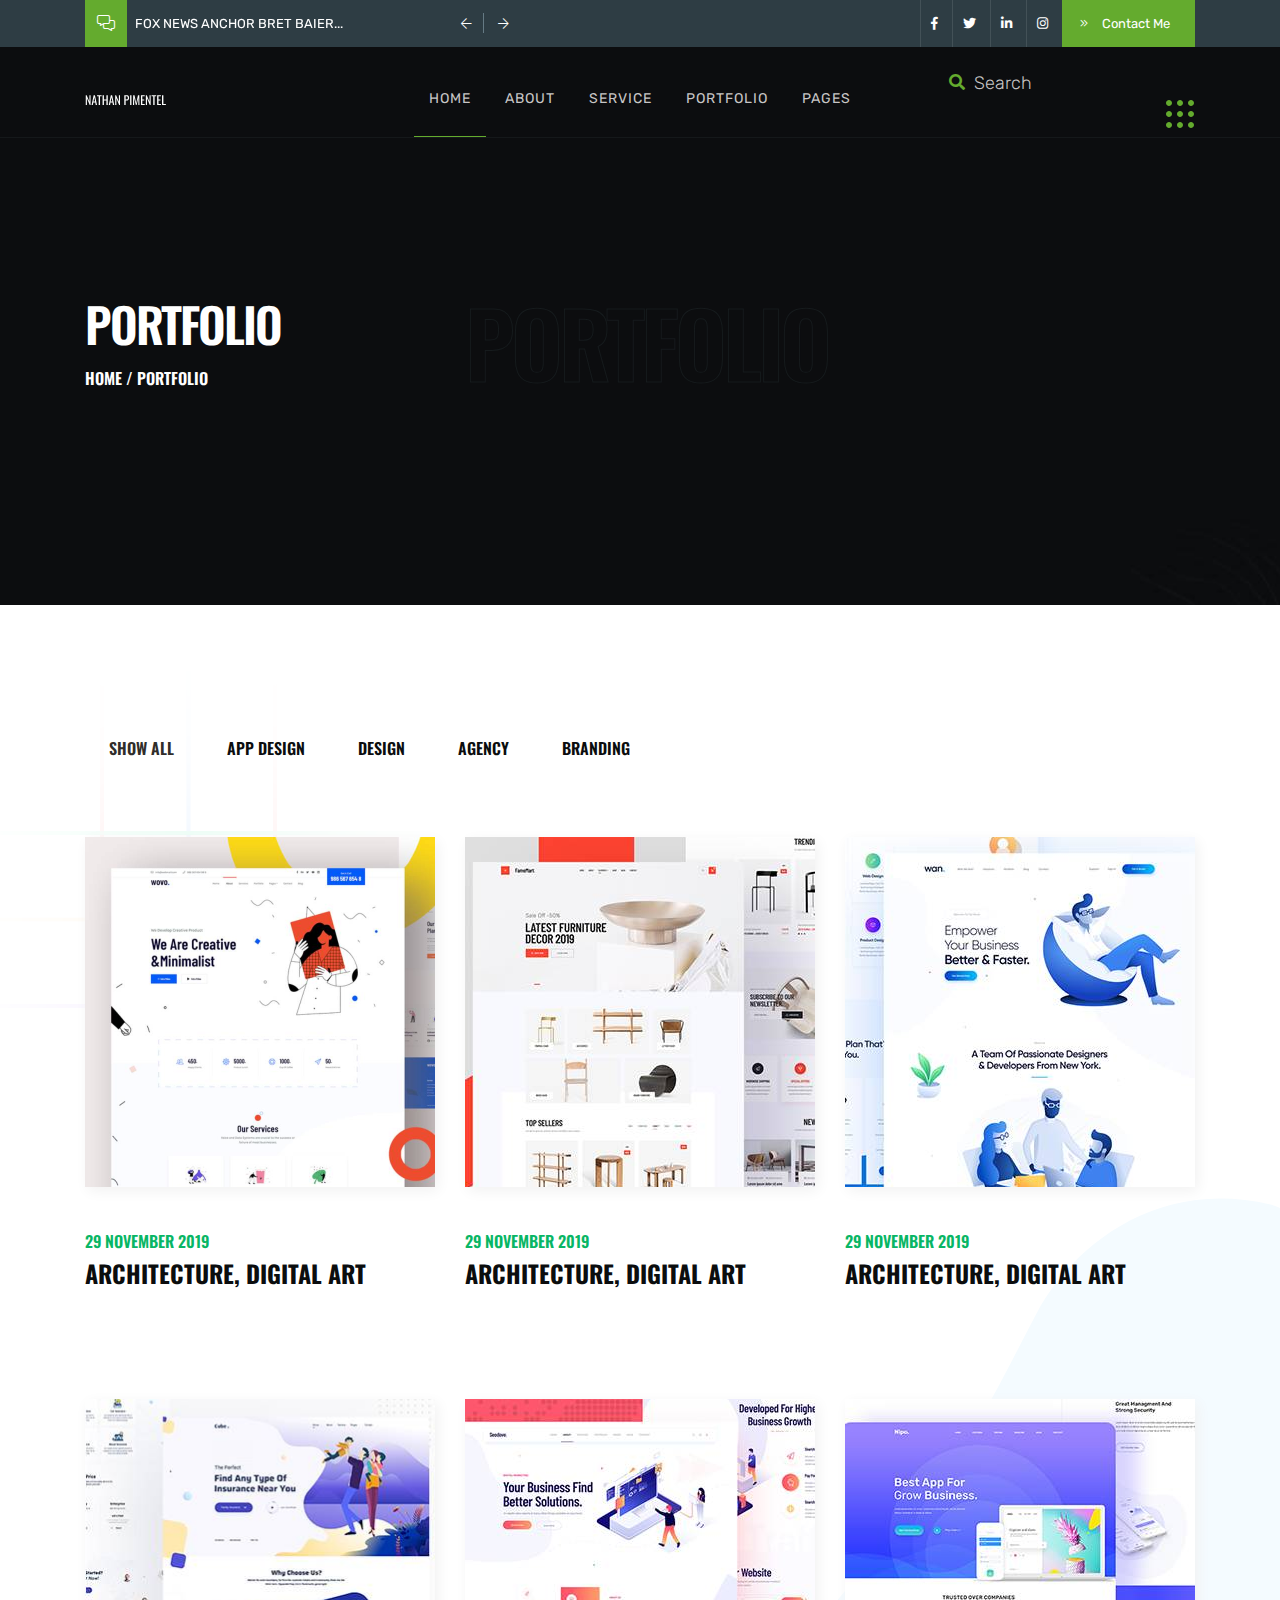
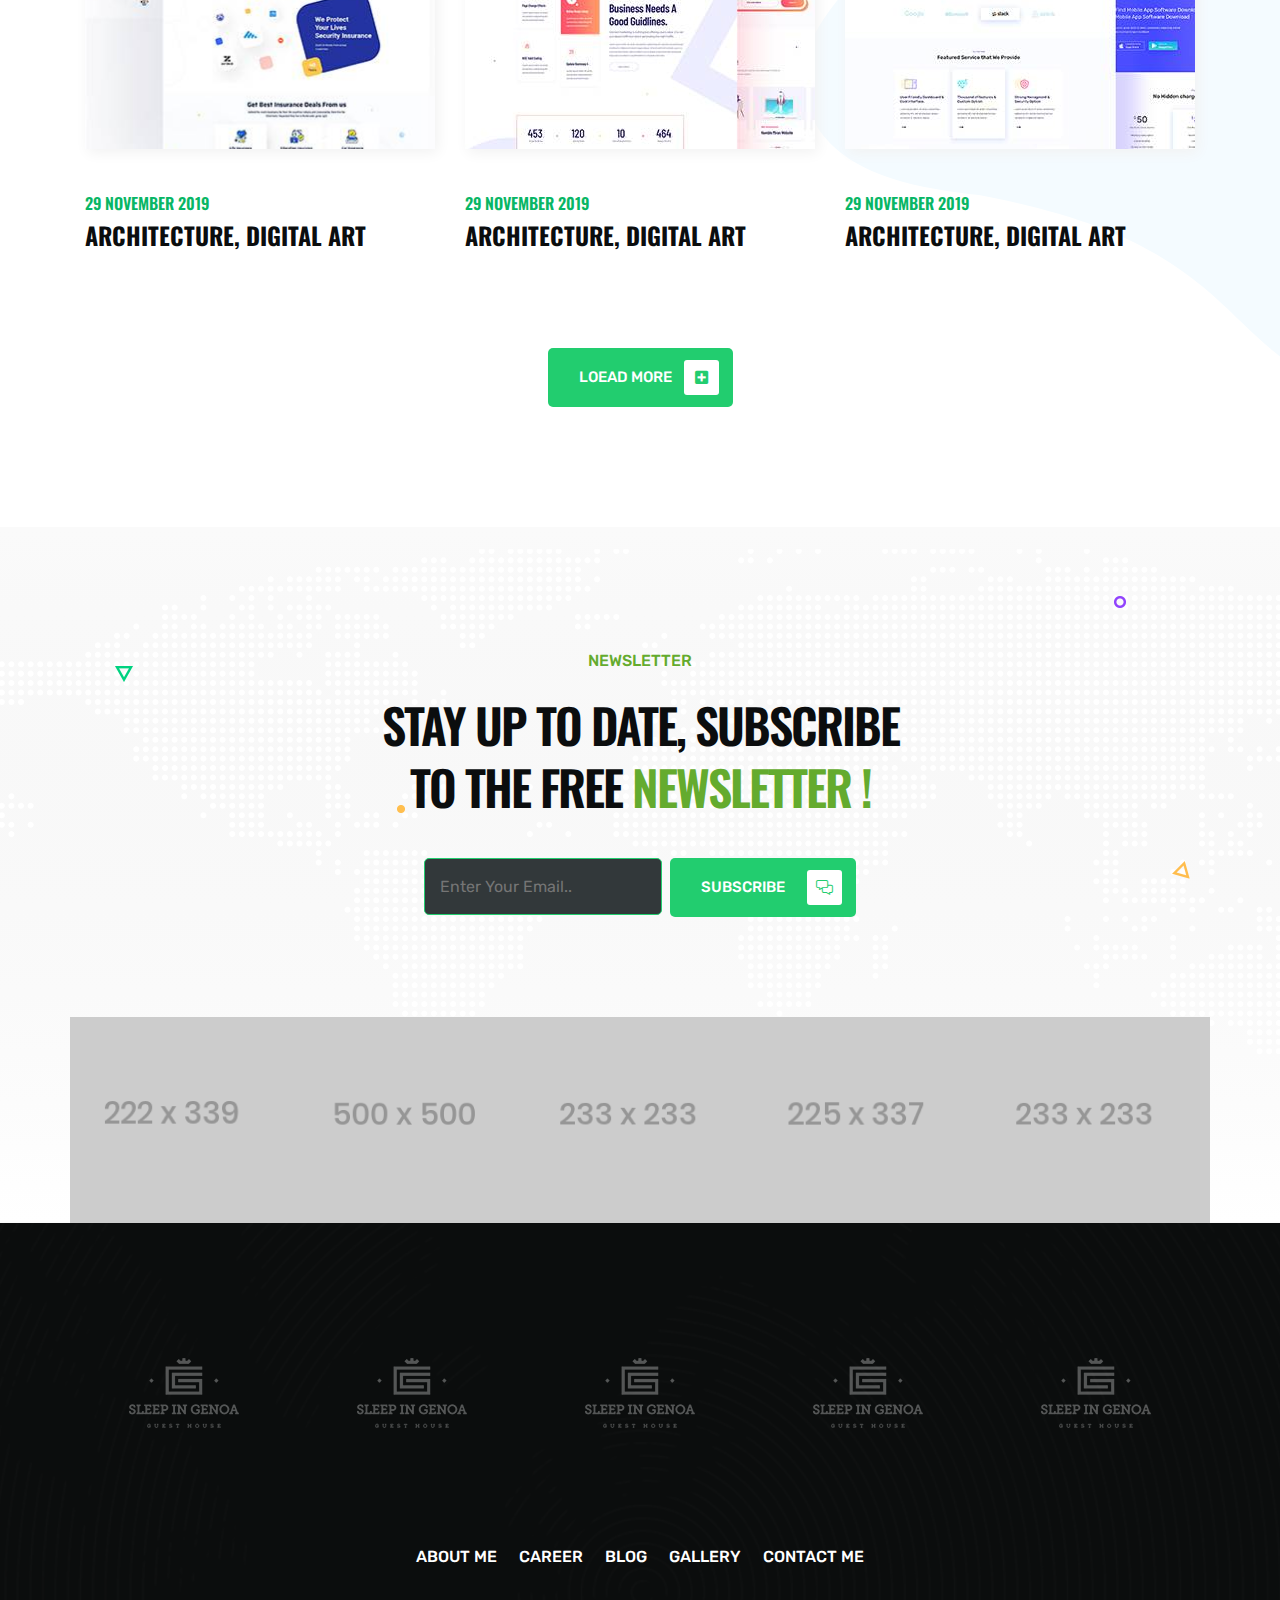
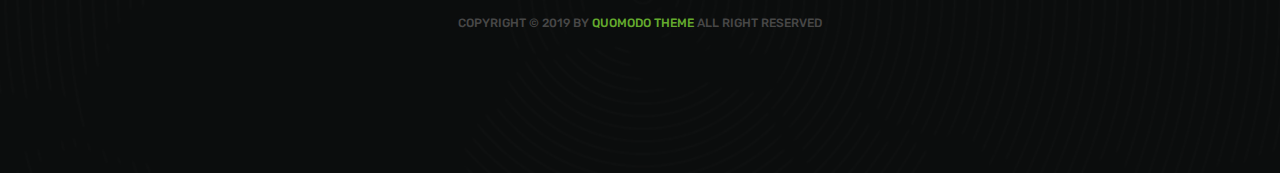
<file: portfolio.html>
<!DOCTYPE html>
<html lang="en">
<!--HTML START-->

<head>
    <!--HEAD START-->
    <title>Portfolio</title>
    <!--::::: SUPPORT META :::::::-->
    <meta charset="utf-8">
    <meta name="viewport" content="width=device-width, initial-scale=1">

       <!--::::: ALL CSS CALLING :::::::-->
    <link rel="stylesheet" href="assets/css/plugins/animate.min.css">
    <link rel="stylesheet" href="assets/css/plugins/bootstrap.min.css">
    <link rel="stylesheet" href="assets/css/plugins/fontawesome.css">
    <link rel="stylesheet" href="assets/css/plugins/modal-video.min.css">
    <link rel="stylesheet" href="assets/css/plugins/stellarnav.css">
    <link rel="stylesheet" href="assets/css/plugins/owl.carousel.css">
    <link rel="stylesheet" href="assets/css/typography.css">
    <link rel="stylesheet" href="assets/css/theme.css">
    <link rel="stylesheet" href="assets/css/button.css">
    <link rel="stylesheet" href="assets/css/inner.css">
    <link rel="stylesheet" href="assets/css/responsive.css">

</head>
<!--HEADE END-->

<body><!--BODY START-->

    <!--PLACEHOLDER AREA START-->
    <div class="preloader">
        <div class="lds-dual-ring"></div>
    </div>
    <!--PLACEHOLDER AREA END-->

    <div class="site site-white"> <!--::::: SITE AREA START :::::::-->
        
        <!--::::: BANNER AREA START :::::::-->
        <div class="header-banner-area">
            <div class="container">
                <div class="row">
                    <div class=" col-md-5 align-self-center">
                        <div class="banner-comments">
                            <div class="banner-icon">
                                <i class="fal fa-comments-alt"></i>
                            </div>
                            <div class="banner-carousel owl-carousel">
                                <div class="banner-single-carousel">
                                    <p>Fox News Anchor Bret Baier...</p>
                                </div>
                                <div class="banner-single-carousel">
                                    <p>Elementor Is Great WordPress...</p>
                                </div>
                            </div>
                        </div>
                    </div>
                    <div class="col-md-7 text-right align-self-center">
                        <div class="banner-social-wrap">
                            <div class="banner-social">
                                <ul>
                                    <li><a href="#"><i class="fab fa-facebook-f"></i></a></li>
                                    <li><a href="#"><i class="fab fa-twitter"></i></a></li>
                                    <li><a href="#"><i class="fab fa-linkedin-in"></i></a></li>
                                    <li><a href="#"><i class="fab fa-instagram"></i></a></li>
                                </ul>
                            </div>
                            <div class="banner-contact">
                                <a href="#" class="contact-btn"><i class="fal fa-angle-double-right"></i> Contact Me</a>
                            </div>
                        </div>
                    </div>
                </div>
            </div>
        </div>
        <!--::::: BANNER AREA END :::::::-->

        <!--::::: HEADER AREA START :::::::-->
            <div class="header-area header-main" id="header">
                <!--scroll to up btn-->
                <a href="#home" class="up-btn"><i class="fal fa-angle-up"></i></a>
                <div class="container">
                    <div class="row">
                        <div class="col-6 col-lg-3 align-self-center">
                            <a href="index.html" class="logo"><img src="assets/img/logo/logo.svg" alt=""></a>
                        </div>
                        <div class="col-6 text-center align-self-center">
                            <div class="main-menu">
                                <div class="stellarnav">
                                    <ul class="navbarmneuclass">
                                        <li class="current"><a href="#home">Home</a>
                                            <ul>
                                                <li><a href="index.html">Home Page 1</a></li>
                                                <li><a href="index1.html">Home Page 2</a></li>
                                            </ul>
                                        </li>
                                        <li><a href="#about">About</a></li>
                                        <li><a href="#service">Service</a></li>
                                        <li><a href="#portfolio">Portfolio</a></li>
                                        <li><a href="#">Pages</a>
                                            <ul>
                                                <li><a href="about.html">About</a></li>
                                                <li><a href="portfolio.html">Portfolio</a></li>
                                                <li><a href="single-portfolio.html">Portfolio Details</a></li>
                                                <li><a href="blog.html">Blog</a></li>
                                                <li><a href="single-blog.html">Single Blog</a></li>
                                                <li><a href="contact.html">Contact Us</a></li>
                                            </ul>
                                        </li>
                                    </ul>
                                </div>
                            </div>
                        </div>
                        <div class="d-none d-lg-block col-lg-3 align-self-center text-right">
                            <div class="search-area">
                                <div class="search-box">
                                    <form action="#">
                                        <input type="search" placeholder="Search">
                                    </form>
                                    <div class="search-btn">
                                        <a href="#"><i class="fas fa-search"></i></a>
                                    </div>
                                </div>
                                <div class="grid-menu" id="grid-side">
                                    <img src="assets/img/icon/hamburger.svg" alt="">
                                </div>
                            </div>
                        </div>
                    </div>
                </div>
                <div class="slide-widgest-wrap" id="slide-widgest">
                    <div class="side-widgest" id="side-content">
                        <div class="side-close" id="close-btn">
                        <i class="fal fa-times"></i>
                    </div>
                        <div class="logo">
                            <a href="#"><img src="assets/img/logo/logo.svg" alt=""></a>
                        </div>
                        <div class="side-content">
                            <p>Lorem ipsum dolor sit amet, consectetur adipisicing elit. Sint ratione reprehenderit, error qui enim sit ex provident iure, dolor, nulla eaque delectus, repudiandae commodi. Velit assumenda odit quisquam at, error suscipit unde, necessitatibus ipsum ratione excepturi ducimus labore, totam dolorem.</p>
                        </div>
                        <div class="side-social">
                            <ul>
                                <li><a href="#"><i class="fab fa-facebook-f"></i></a></li>
                                <li><a href="#"><i class="fab fa-twitter"></i></a></li>
                                <li><a href="#"><i class="fab fa-linkedin-in"></i></a></li>
                                <li><a href="#"><i class="fab fa-instagram"></i></a></li>
                            </ul>
                        </div>
                    </div>
                </div>
            </div>
            <!--::::: HEADER AREA END :::::::-->
        <!--:::::WELCOME ATRA START :::::::-->
        <div class="welcome-area-wrap" style="background: url(assets/img/bg/inner-header-bg.jpg);background-size: cover;background-position: center;" id="home">
            <!--::::: WELCOME CAROUSEL START :::::::-->
                <div class="welcome-area inner">
                    <div class="container">
                        <div class="row">
                            <div class="col-lg-4">
                                <div class="inner-wlc">
                                    <h2>Portfolio</h2>
                                    <h3><a href="index.html">home</a>&nbsp;/&nbsp;Portfolio</h3>
                                </div>
                            </div>
                            <div class="col-lg-4 text-center">
                                <div class="inner-filltext">
                                    <h1>Portfolio</h1>
                                </div>
                            </div>
                        </div>
                    </div>
                </div>
            <!--::::: WELCOME CAROUSEL END:::::::-->
            
        </div>
        <!--:::::WELCOME AREA END :::::::-->


        <!--:::::PORTDOLIO AREA START :::::::-->
        <div class="portfolio-area inner-bg-shpes section-padding">
            <div class="container">
               <div class="row">
                   <div class="col-md-12">
                       <ul class="portfolio-filter">
                           <li data-filter="*" class="active">Show All</li>
                           <li data-filter=".app-design">App Design</li>
                           <li data-filter=".design">Design</li>
                           <li data-filter=".agency">Agency</li>
                           <li data-filter=".barnding">Branding</li>
                       </ul>
                   </div>
               </div>
                <div class="row portfolio-list">
                    <div class="col-md-4 barnding">
                        <div class="portfolio-wrap">
                             <div class="single-portfolio-item lage portfolio-bg-1">
                                <div class="portfolio-hover">
                                    <div class="portfolio-hover-table">
                                        <div class="portfolio-hover-table-cell">
                                            <a href="single-portfolio.html"><i class="fa fa-eye"></i></a>
                                            
                                        </div>
                                    </div>
                                </div>
                            </div>
                            <div class="portfolio-description">
                                <h6>29 November 2019</h6>
                                <h3>Architecture, Digital Art</h3>
                            </div>
                        </div>
                    </div>
                    <div class="col-md-4 barnding agency design app-design">
                        <div class="portfolio-wrap">
                             <div class="single-portfolio-item lage portfolio-bg-2">
                                <div class="portfolio-hover">
                                    <div class="portfolio-hover-table">
                                        <div class="portfolio-hover-table-cell">
                                            <a href="single-portfolio.html"><i class="fa fa-eye"></i></a>
                                            
                                        </div>
                                    </div>
                                </div>
                            </div>
                            <div class="portfolio-description">
                                <h6>29 November 2019</h6>
                                <h3>Architecture, Digital Art</h3>
                            </div>
                        </div>
                    </div>
                    <div class="col-md-4 barnding agency">
                        <div class="portfolio-wrap">
                             <div class="single-portfolio-item lage portfolio-bg-3">
                                <div class="portfolio-hover">
                                    <div class="portfolio-hover-table">
                                        <div class="portfolio-hover-table-cell">
                                            <a href="single-portfolio.html"><i class="fa fa-eye"></i></a>
                                            
                                        </div>
                                    </div>
                                </div>
                            </div>
                            <div class="portfolio-description">
                                <h6>29 November 2019</h6>
                                <h3>Architecture, Digital Art</h3>
                            </div>
                        </div>
                    </div>
                    <div class="col-md-4 barnding app-design">
                        <div class="portfolio-wrap">
                             <div class="single-portfolio-item lage portfolio-bg-4">
                                <div class="portfolio-hover">
                                    <div class="portfolio-hover-table">
                                        <div class="portfolio-hover-table-cell">
                                            <a href="single-portfolio.html"><i class="fa fa-eye"></i></a>
                                           
                                        </div>
                                    </div>
                                </div>
                            </div>
                            <div class="portfolio-description">
                                <h6>29 November 2019</h6>
                                <h3>Architecture, Digital Art</h3>
                            </div>
                        </div>
                    </div>
                    <div class="col-md-4 barnding design agency">
                        <div class="portfolio-wrap">
                             <div class="single-portfolio-item lage portfolio-bg-6">
                                <div class="portfolio-hover">
                                    <div class="portfolio-hover-table">
                                        <div class="portfolio-hover-table-cell">
                                            <a href="single-portfolio.html"><i class="fa fa-eye"></i></a>
                                            
                                        </div>
                                    </div>
                                </div>
                            </div>
                            <div class="portfolio-description">
                                <h6>29 November 2019</h6>
                                <h3>Architecture, Digital Art</h3>
                            </div>
                        </div>
                    </div>
                    <div class="col-md-4 agency design app-design">
                        <div class="portfolio-wrap">
                             <div class="single-portfolio-item lage portfolio-bg-5">
                                <div class="portfolio-hover">
                                    <div class="portfolio-hover-table">
                                        <div class="portfolio-hover-table-cell">
                                            <a href="single-portfolio.html"><i class="fa fa-eye"></i></a>
                                            
                                        </div>
                                    </div>
                                </div>
                            </div>
                            <div class="portfolio-description">
                                <h6>29 November 2019</h6>
                                <h3>Architecture, Digital Art</h3>
                            </div>
                        </div>
                    </div>
                    
                </div>  
                <div class="col-12 text-center">
                    <a href="#" class="subscribe-btn">Loead More <i class="fas fa-plus-square"></i></a>
                </div>
            </div>
             <img src="assets/img/bg/service-bg.svg" alt="" class="inner-shape1">
            <img src="assets/img/bg/inner-bg1.svg" alt="" class="inner-shape2">
        </div>
        <!--:::::PORTDOLIO AREA END :::::::-->


        <!--:::::CALL TO ACTION AREA START :::::::-->
        <div class="cta-area padding-top cta-primery" style="background-image: url(assets/img/bg/world-map.svg);background-position: center;background-size: cover;background-repeat: no-repeat;" id="contact">
            <div class="container">
                <div class="row">
                    <div class="col-lg-6 m-auto text-center">
                     <div class="primery-heading cta-heading">
                        <small>Newsletter</small>
                        <div class="space-20"></div>
                        <h2>Stay up to date, subscribe to the free <span>newsletter !</span></h2>
                    </div>
                    <div class="space-40"></div>
                    <div class="cta-form">
                        <form action="#">
                            <input type="email" placeholder="Enter Your Email..">
                            <a href="#" class="subscribe-btn">subscribe <i class="fal fa-comments-alt"></i></a>
                        </form>
                    </div>
                    </div>
                </div>
            </div>
            <div class="space-100"></div>
            <!--:::::SOCIAL AREA START :::::::-->

            <div class="social-area">
                <div class="container">
                    <div class="row">
                        <div class="col-lg">
                            <div class="single-social">
                                <div class="sinlge-social-hover" style="background: url(assets/img/social/social4.png);background-position: center;-webkit-background-size: cover;
                                background-size: cover;">
                                    <a href="">
                                        <span class="single-social-icon">
                                           <i class="fab fa-linkedin-in"></i>
                                        </span>
                                        <p class="single-soicial-text">
                                             join our 
                                            instagram 
                                            community!
                                        </p>
                                    </a>
                                </div>
                            </div>
                        </div>
                        <div class="col-lg">
                            <div class="single-social">
                                <div class="sinlge-social-hover" style="background: url(assets/img/social/social1.png);background-position: center;-webkit-background-size: cover;
                                background-size: cover;">
                                    <a href="">
                                        <span class="single-social-icon">
                                            <i class="fab fa-facebook-f"></i>
                                        </span>
                                        <p class="single-soicial-text">
                                             join our 
                                            instagram 
                                            community!
                                        </p>
                                    </a>
                                </div>
                            </div>
                        </div>
                        <div class="col-lg">
                            <div class="single-social">
                                <div class="sinlge-social-hover" style="background: url(assets/img/social/social2.png);background-position: center;-webkit-background-size: cover;
                                background-size: cover;">
                                    <a href="">
                                        <span class="single-social-icon">
                                           <i class="fas fa-basketball-ball"></i>
                                        </span>
                                        <p class="single-soicial-text">
                                             join our 
                                            instagram 
                                            community!
                                        </p>
                                    </a>
                                </div>
                            </div>
                        </div>
                        <div class="col-lg">
                            <div class="single-social">
                                <div class="sinlge-social-hover" style="background: url(assets/img/social/social3.png);background-position: center;-webkit-background-size: cover;
                                background-size: cover;">
                                    <a href="">
                                        <span class="single-social-icon">
                                            <i class="fab fa-twitter"></i>
                                        </span>
                                        <p class="single-soicial-text">
                                             join our 
                                            instagram 
                                            community!
                                        </p>
                                    </a>
                                </div>
                            </div>
                        </div>
                        <div class="col-lg">
                            <div class="single-social">
                                <div class="sinlge-social-hover" style="background: url(assets/img/social/social2.png);background-position: center;-webkit-background-size: cover;
                                background-size: cover;">
                                    <a href="">
                                        <span class="single-social-icon">
                                            <i class="fab fa-instagram"></i>
                                        </span>
                                        <p class="single-soicial-text">
                                             join our 
                                            instagram 
                                            community!
                                        </p>
                                    </a>
                                </div>
                            </div>
                        </div>
                    </div>
                </div>
            </div>
        <!--:::::SOCIAL AREA END :::::::-->
            <img src="assets/img/icon/cta1.png" alt="" class="cta-shape cta-shap1">
            <img src="assets/img/icon/cta2.png" alt="" class="cta-shape cta-shap2">
            <img src="assets/img/icon/cta3.png" alt="" class="cta-shape cta-shap3">
            <img src="assets/img/icon/cta4.png" alt="" class="cta-shape cta-shap4">
            <img src="assets/img/icon/cta5.png" alt="" class="cta-shape cta-shap5">
        </div>
        <!--:::::CALL TO ACTION AREA END :::::::-->


        <!--:::::FOOTER AREA START :::::::-->
        <div class="footer-area section-padding" style="background-image: url(assets/img/bg/footer-bg.png);background-size: cover;background-position: center;background-repeat: no-repeat;">
             <!--:::::LOGO AREA START :::::::-->
        <div class="logo-carousel">
            <div class="container">
                <div class="row">
                    <div class="logos owl-carousel">
                        <div class="single-logo-table">
                            <div class="single-logo-table-cell">
                               <img src="assets/img/logo/1.svg" alt="">
                            </div>
                        </div>
                        <div class="single-logo-table">
                            <div class="single-logo-table-cell">
                                <img src="assets/img/logo/1.svg" alt="">
                            </div>
                        </div>
                        <div class="single-logo-table">
                            <div class="single-logo-table-cell">
                                <img src="assets/img/logo/1.svg" alt="">
                            </div>
                        </div>
                        <div class="single-logo-table">
                            <div class="single-logo-table-cell">
                                <img src="assets/img/logo/1.svg" alt="">
                            </div>
                        </div>
                        <div class="single-logo-table">
                            <div class="single-logo-table-cell">
                                <img src="assets/img/logo/1.svg" alt="">
                            </div>
                        </div>
                        <div class="single-logo-table">
                            <div class="single-logo-table-cell">
                                <img src="assets/img/logo/1.svg" alt="">
                            </div>
                        </div>
                    </div>
                </div>
            </div>
        </div>
        <div class="space-100"></div>
        <!--:::::LOGO AREA END :::::::-->
            <div class="container">
                <div class="row">
                    <div class="col-lg-6 m-auto text-center">
                        <div class="footer-menu">
                            <ul>
                                <li><a href="#">about me</a></li>
                                <li><a href="#">career</a></li>
                                <li><a href="#">blog</a></li>
                                <li><a href="#">gallery</a></li>
                                <li><a href="#">contact me</a></li>
                            </ul>
                        </div>
                        <div class="space-40"></div>
                        <div class="copyright">
                            <p>Copyright © 2019 by <span> Quomodo Theme</span> all right reserved</p>
                        </div>
                    </div>
                </div>
            </div>
        </div>
        <!--:::::FOOTER AREA END :::::::-->

                            
    </div> <!--:::::SITE AREA END :::::::-->



    <!--:::::ALL JS FILES :::::::-->
    <script src="assets/js/plugins/jQuery.2.1.0.min.js"></script>
    <script src="assets/js/plugins/bootstrap.min.js"></script>
    <script src="assets/js/plugins/jquery.nav.js"></script>
    <script src="assets/js/plugins/jquery.waypoints.min.js"></script>
    <script src="assets/js/plugins/jquery-modal-video.min.js"></script>
    <script src="assets/js/plugins/stellarnav.js"></script>
    <script src="assets/js/plugins/popper.min.js"></script>
    <script src="assets/js/plugins/owl.carousel.js"></script>
    <script src="assets/js/plugins/wow.min.js"></script>
    <script src="assets/js/plugins/appear.js"></script>
    <script src="assets/js/plugins/easypiechart.min.js"></script>
    <script src="assets/js/plugins/animatenumber.min.js"></script>
    <script src="assets/js/plugins/mesonry.mon.js"></script>
    <script src="assets/js/plugins/bars.js"></script>
    <script src="assets/js/plugins/circle-progress.js"></script>
    <script src="assets/js/plugins/jquery.hoverdir.js"></script>
    <script src="assets/js/plugins/isotop.v3.0.4.min.js"></script>
    <script src="assets/js/main.js"></script>


</body><!--BODY END-->

</html><!--HTML END-->
</file>
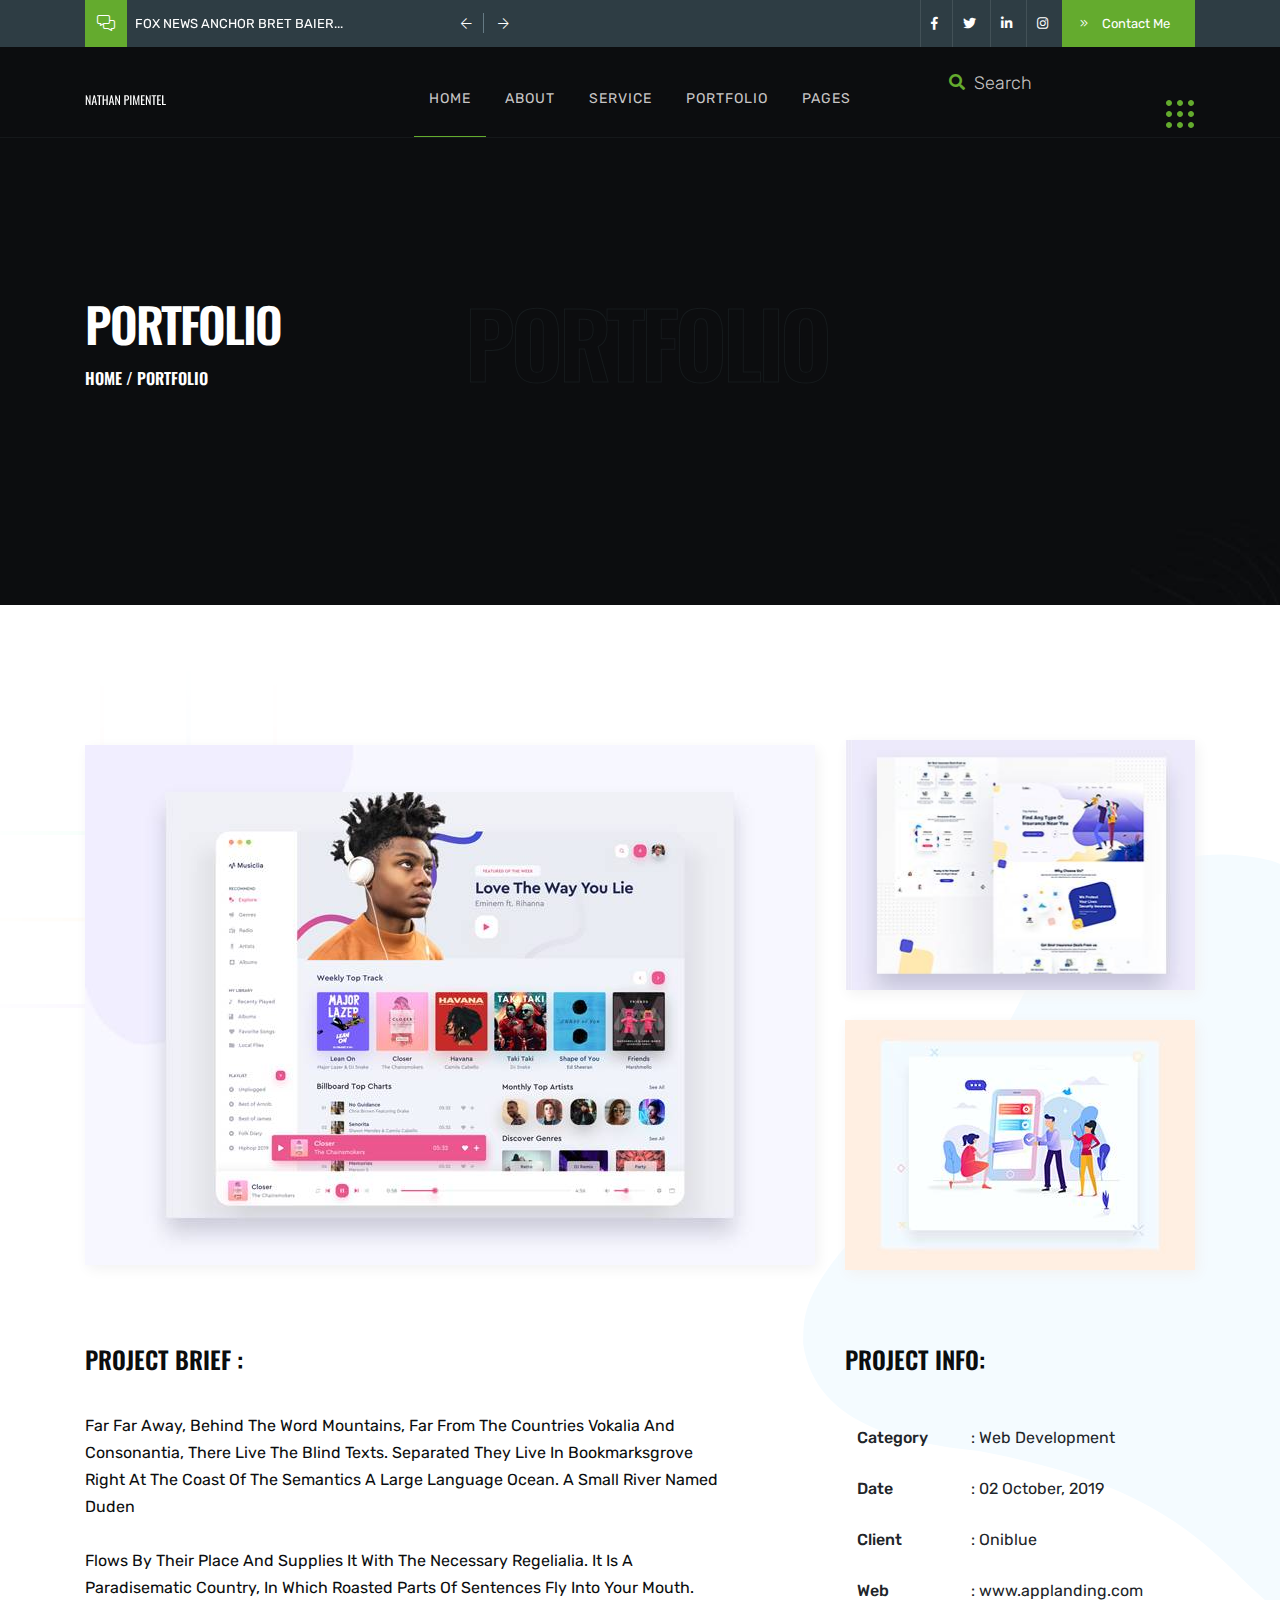
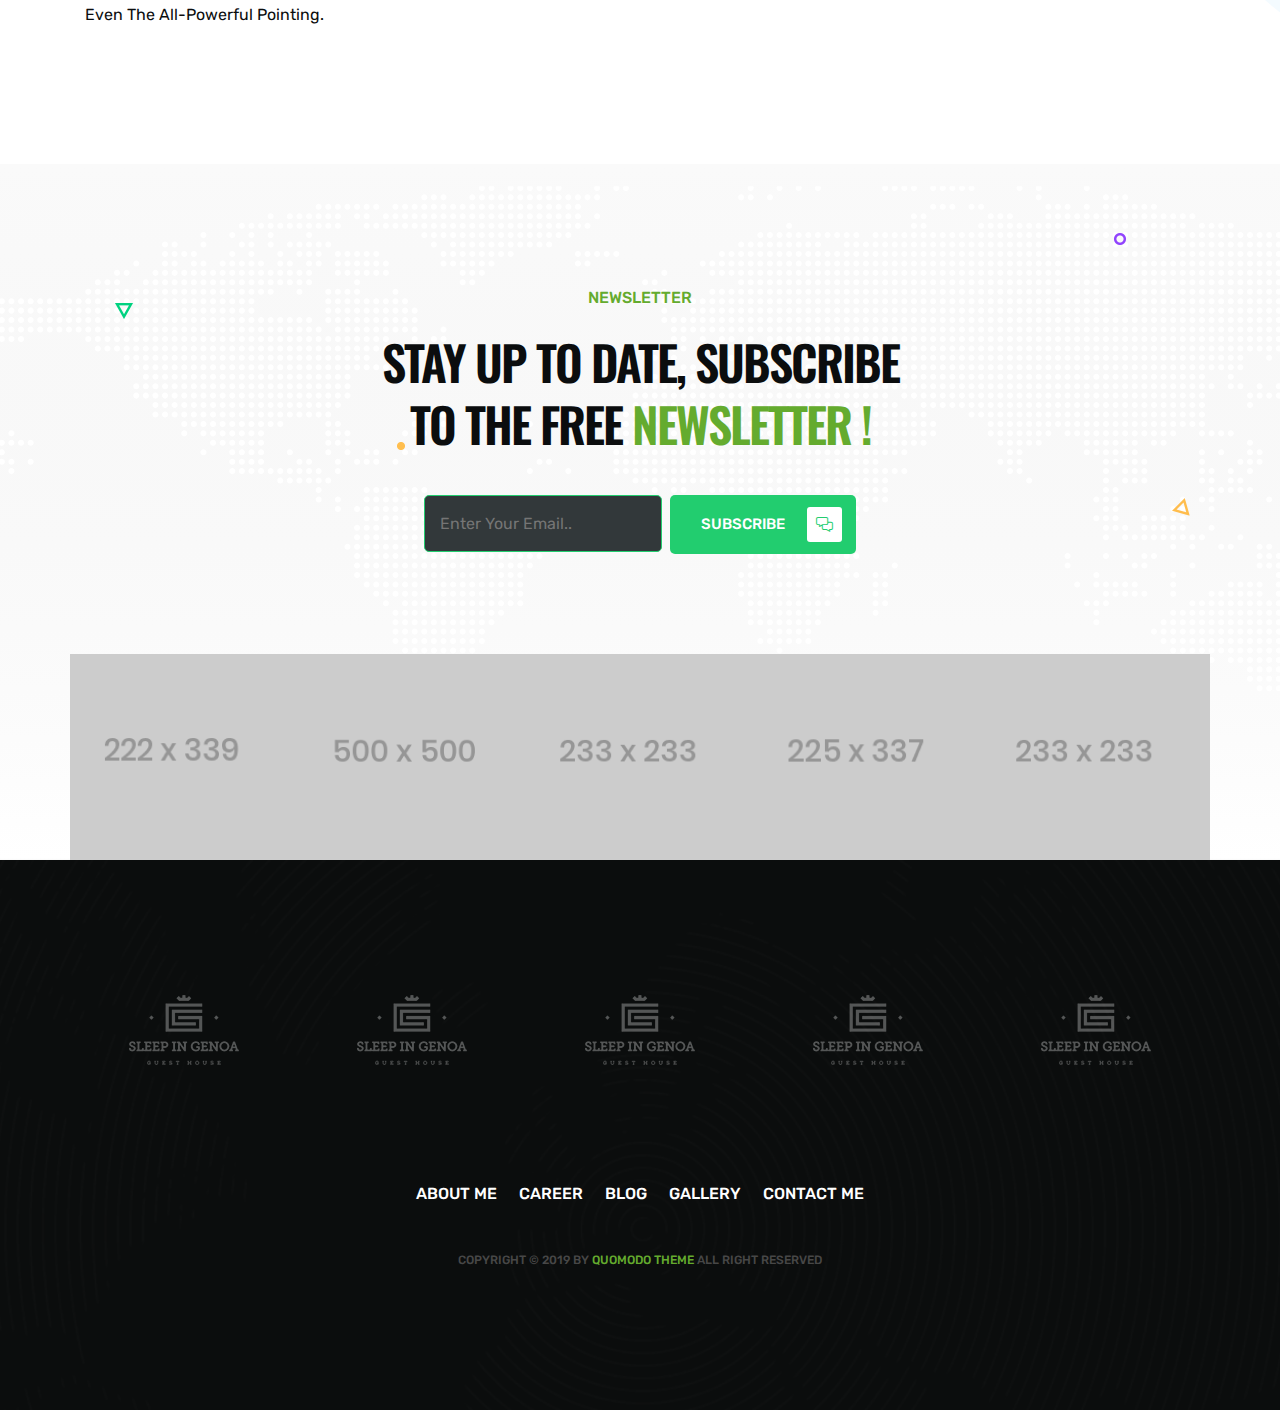
<file: single-portfolio.html>
<!DOCTYPE html>
<html lang="en">
<!--HTML START-->

<head>
    <!--HEAD START-->
    <title>Portfolio Details</title>
    <!--::::: SUPPORT META :::::::-->
    <meta charset="utf-8">
    <meta name="viewport" content="width=device-width, initial-scale=1">


    <!--::::: ALL CSS CALLING :::::::-->
    <link rel="stylesheet" href="assets/css/plugins/animate.min.css">
    <link rel="stylesheet" href="assets/css/plugins/bootstrap.min.css">
    <link rel="stylesheet" href="assets/css/plugins/fontawesome.css">
    <link rel="stylesheet" href="assets/css/plugins/modal-video.min.css">
    <link rel="stylesheet" href="assets/css/plugins/stellarnav.css">
    <link rel="stylesheet" href="assets/css/plugins/owl.carousel.css">
    <link rel="stylesheet" href="assets/css/typography.css">
    <link rel="stylesheet" href="assets/css/theme.css">
    <link rel="stylesheet" href="assets/css/button.css">
    <link rel="stylesheet" href="assets/css/inner.css">
    <link rel="stylesheet" href="assets/css/responsive.css">

</head>
<!--HEADE END-->

<body><!--BODY START-->

    <!--PLACEHOLDER AREA START-->
    <div class="preloader">
        <div class="lds-dual-ring"></div>
    </div>
    <!--PLACEHOLDER AREA END-->

    <div class="site site-white"> <!--::::: SITE AREA START :::::::-->

         <!--::::: BANNER AREA START :::::::-->
        <div class="header-banner-area">
            <div class="container">
                <div class="row">
                    <div class=" col-md-5 align-self-center">
                        <div class="banner-comments">
                            <div class="banner-icon">
                                <i class="fal fa-comments-alt"></i>
                            </div>
                            <div class="banner-carousel owl-carousel">
                                <div class="banner-single-carousel">
                                    <p>Fox News Anchor Bret Baier...</p>
                                </div>
                                <div class="banner-single-carousel">
                                    <p>Elementor Is Great WordPress...</p>
                                </div>
                            </div>
                        </div>
                    </div>
                    <div class="col-md-7 text-right align-self-center">
                        <div class="banner-social-wrap">
                            <div class="banner-social">
                                <ul>
                                    <li><a href="#"><i class="fab fa-facebook-f"></i></a></li>
                                    <li><a href="#"><i class="fab fa-twitter"></i></a></li>
                                    <li><a href="#"><i class="fab fa-linkedin-in"></i></a></li>
                                    <li><a href="#"><i class="fab fa-instagram"></i></a></li>
                                </ul>
                            </div>
                            <div class="banner-contact">
                                <a href="" class="contact-btn"><i class="fal fa-angle-double-right"></i> Contact Me</a>
                            </div>
                        </div>
                    </div>
                </div>
            </div>
        </div>
        <!--::::: BANNER AREA END :::::::-->

        <!--::::: HEADER AREA START :::::::-->
            <div class="header-area header-main" id="header">
                <!--scroll to up btn-->
                <a href="#home" class="up-btn"><i class="fal fa-angle-up"></i></a>
                <div class="container">
                    <div class="row">
                        <div class="col-6 col-lg-3 align-self-center">
                            <a href="index.html" class="logo"><img src="assets/img/logo/logo.svg" alt=""></a>
                        </div>
                        <div class="col-6 text-center align-self-center">
                            <div class="main-menu">
                                <div class="stellarnav">
                                    <ul class="navbarmneuclass">
                                        <li class="current"><a href="#home">Home</a>
                                            <ul>
                                                <li><a href="index.html">Home Page 1</a></li>
                                                <li><a href="index1.html">Home Page 2</a></li>
                                            </ul>
                                        </li>
                                        <li><a href="#about">About</a></li>
                                        <li><a href="#service">Service</a></li>
                                        <li><a href="#portfolio">Portfolio</a></li>
                                        <li><a href="#">Pages</a>
                                            <ul>
                                                <li><a href="about.html">About</a></li>
                                                <li><a href="portfolio.html">Portfolio</a></li>
                                                <li><a href="single-portfolio.html">Portfolio Details</a></li>
                                                <li><a href="blog.html">Blog</a></li>
                                                <li><a href="single-blog.html">Single Blog</a></li>
                                                <li><a href="contact.html">Contact Us</a></li>
                                            </ul>
                                        </li>
                                    </ul>
                                </div>
                            </div>
                        </div>
                        <div class="d-none d-lg-block col-lg-3 align-self-center text-right">
                            <div class="search-area">
                                <div class="search-box">
                                    <form action="#">
                                        <input type="search" placeholder="Search">
                                    </form>
                                    <div class="search-btn">
                                        <a href="#"><i class="fas fa-search"></i></a>
                                    </div>
                                </div>
                                <div class="grid-menu" id="grid-side">
                                    <img src="assets/img/icon/hamburger.svg" alt="">
                                </div>
                            </div>
                        </div>
                    </div>
                </div>
                <div class="slide-widgest-wrap" id="slide-widgest">
                    <div class="side-widgest" id="side-content">
                        <div class="side-close" id="close-btn">
                        <i class="fal fa-times"></i>
                    </div>
                        <div class="logo">
                            <a href="#"><img src="assets/img/logo/logo.svg" alt=""></a>
                        </div>
                        <div class="side-content">
                            <p>Lorem ipsum dolor sit amet, consectetur adipisicing elit. Sint ratione reprehenderit, error qui enim sit ex provident iure, dolor, nulla eaque delectus, repudiandae commodi. Velit assumenda odit quisquam at, error suscipit unde, necessitatibus ipsum ratione excepturi ducimus labore, totam dolorem.</p>
                        </div>
                        <div class="side-social">
                            <ul>
                                <li><a href="#"><i class="fab fa-facebook-f"></i></a></li>
                                <li><a href="#"><i class="fab fa-twitter"></i></a></li>
                                <li><a href="#"><i class="fab fa-linkedin-in"></i></a></li>
                                <li><a href="#"><i class="fab fa-instagram"></i></a></li>
                            </ul>
                        </div>
                    </div>
                </div>
            </div>
            <!--::::: HEADER AREA END :::::::-->
        <!--:::::WELCOME ATRA START :::::::-->
        <div class="welcome-area-wrap" style="background: url(assets/img/bg/inner-header-bg.jpg);background-size: cover;background-position: center;" id="home">
            <!--::::: WELCOME CAROUSEL START :::::::-->
                <div class="welcome-area inner">
                    <div class="container">
                        <div class="row">
                            <div class="col-lg-4">
                                <div class="inner-wlc">
                                    <h2>Portfolio</h2>
                                    <h3><a href="index.html">home</a>&nbsp;/&nbsp;Portfolio</h3>
                                </div>
                            </div>
                            <div class="col-lg-4 text-center">
                                <div class="inner-filltext">
                                    <h1>Portfolio</h1>
                                </div>
                            </div>
                        </div>
                    </div>
                </div>
            <!--::::: WELCOME CAROUSEL END:::::::-->
        </div>
        <!--:::::WELCOME AREA END :::::::-->


        <!--:::::PORTDOLIO AREA START :::::::-->
        <div class="portfolio-area inner-bg-shpes section-padding">
            <div class="container">
                <div class="row portfolio-list2">
                    <div class="col-md-8 align-self-center">
                        <div class="row">
                            <div class="col-12">
                                <div class="portfolio-wrap">
                                     <div class="single-portfolio-item single-portfolio-item2 portfolio-bg-7"></div>
                                </div>
                            </div>
                        </div>
                    </div>
                    <div class="col-md-4 align-self-center">
                        <div class="row">
                            <div class="col-md-12">
                                <div class="portfolio-wrap">
                                     <div class="single-portfolio-item single-portfolio-ite small portfolio-bg-8"></div>
                                </div>
                            </div>
                            <div class="col-md-12">
                                <div class="portfolio-wrap">
                                     <div class="single-portfolio-item single-portfolio-ite small portfolio-bg-9"></div>
                                </div>
                            </div>
                        </div>
                    </div>
                </div>
                <div class="space-60"></div>
                <div class="row">
                    <div class="col-lg-7">
                        <div class="single-portfolio-description">
                            <h3>Project Brief :</h3>
                            <div class="space-30"></div>
                            <p>Far far away, behind the word mountains, far from the countries Vokalia and Consonantia, there live the blind texts. Separated they live in Bookmarksgrove right at the coast of the Semantics a large language ocean. A small river named Duden <br><br>flows by their place and supplies it with the necessary regelialia. It is a paradisematic country, in which roasted parts of sentences fly into your mouth. Even the all-powerful Pointing.</p>
                        </div>
                    </div>
                    <div class="col-lg-4 offset-lg-1">
                        <div class="single-portfolio-description">
                            <h3>Project Info:</h3>
                            <div class="space-30"></div>
                            <div class="ctable">
                                <table class="table table-borderless">
                                  <tbody>
                                    <tr>
                                      <th scope="row">Category</th>
                                      <td>: Web Development</td>
                                    </tr>
                                    <tr>
                                      <th scope="row">Date</th>
                                      <td>: 02 October, 2019</td>
                                    </tr>
                                    <tr>
                                      <th scope="row">Client </th>
                                      <td>: Oniblue</td>
                                    </tr>
                                    <tr>
                                      <th scope="row">Web</th>
                                      <td>: www.applanding.com</td>
                                    </tr>
                                  </tbody>
                                </table>
                            </div>
                        </div>
                    </div>

                </div> 

            </div>
             <img src="assets/img/bg/service-bg.svg" alt="" class="inner-shape1">
            <img src="assets/img/bg/inner-bg1.svg" alt="" class="inner-shape2">
        </div>
        <!--:::::PORTDOLIO AREA END :::::::-->


        <!--:::::CALL TO ACTION AREA START :::::::-->
        <div class="cta-area padding-top cta-primery" style="background-image: url(assets/img/bg/world-map.svg);background-position: center;background-size: cover;background-repeat: no-repeat;" id="contact">
            <div class="container">
                <div class="row">
                    <div class="col-lg-6 m-auto text-center">
                     <div class="primery-heading cta-heading">
                        <small>Newsletter</small>
                        <div class="space-20"></div>
                        <h2>Stay up to date, subscribe to the free <span>newsletter !</span></h2>
                    </div>
                    <div class="space-40"></div>
                    <div class="cta-form">
                        <form action="#">
                            <input type="email" placeholder="Enter Your Email..">
                            <a href="#" class="subscribe-btn">subscribe <i class="fal fa-comments-alt"></i></a>
                        </form>
                    </div>
                    </div>
                </div>
            </div>
            <div class="space-100"></div>
            <!--:::::SOCIAL AREA START :::::::-->

            <div class="social-area">
                <div class="container">
                    <div class="row">
                        <div class="col-lg">
                            <div class="single-social">
                                <div class="sinlge-social-hover" style="background: url(assets/img/social/social4.png);background-position: center;-webkit-background-size: cover;
                                background-size: cover;">
                                    <a href="">
                                        <span class="single-social-icon">
                                           <i class="fab fa-linkedin-in"></i>
                                        </span>
                                        <p class="single-soicial-text">
                                             join our 
                                            instagram 
                                            community!
                                        </p>
                                    </a>
                                </div>
                            </div>
                        </div>
                        <div class="col-lg">
                            <div class="single-social">
                                <div class="sinlge-social-hover" style="background: url(assets/img/social/social1.png);background-position: center;-webkit-background-size: cover;
                                background-size: cover;">
                                    <a href="">
                                        <span class="single-social-icon">
                                            <i class="fab fa-facebook-f"></i>
                                        </span>
                                        <p class="single-soicial-text">
                                             join our 
                                            instagram 
                                            community!
                                        </p>
                                    </a>
                                </div>
                            </div>
                        </div>
                        <div class="col-lg">
                            <div class="single-social">
                                <div class="sinlge-social-hover" style="background: url(assets/img/social/social2.png);background-position: center;-webkit-background-size: cover;
                                background-size: cover;">
                                    <a href="">
                                        <span class="single-social-icon">
                                           <i class="fas fa-basketball-ball"></i>
                                        </span>
                                        <p class="single-soicial-text">
                                             join our 
                                            instagram 
                                            community!
                                        </p>
                                    </a>
                                </div>
                            </div>
                        </div>
                        <div class="col-lg">
                            <div class="single-social">
                                <div class="sinlge-social-hover" style="background: url(assets/img/social/social3.png);background-position: center;-webkit-background-size: cover;
                                background-size: cover;">
                                    <a href="">
                                        <span class="single-social-icon">
                                            <i class="fab fa-twitter"></i>
                                        </span>
                                        <p class="single-soicial-text">
                                             join our 
                                            instagram 
                                            community!
                                        </p>
                                    </a>
                                </div>
                            </div>
                        </div>
                        <div class="col-lg">
                            <div class="single-social">
                                <div class="sinlge-social-hover" style="background: url(assets/img/social/social2.png);background-position: center;-webkit-background-size: cover;
                                background-size: cover;">
                                    <a href="">
                                        <span class="single-social-icon">
                                            <i class="fab fa-instagram"></i>
                                        </span>
                                        <p class="single-soicial-text">
                                             join our 
                                            instagram 
                                            community!
                                        </p>
                                    </a>
                                </div>
                            </div>
                        </div>
                    </div>
                </div>
            </div>
        <!--:::::SOCIAL AREA END :::::::-->
            <img src="assets/img/icon/cta1.png" alt="" class="cta-shape cta-shap1">
            <img src="assets/img/icon/cta2.png" alt="" class="cta-shape cta-shap2">
            <img src="assets/img/icon/cta3.png" alt="" class="cta-shape cta-shap3">
            <img src="assets/img/icon/cta4.png" alt="" class="cta-shape cta-shap4">
            <img src="assets/img/icon/cta5.png" alt="" class="cta-shape cta-shap5">
        </div>
        <!--:::::CALL TO ACTION AREA END :::::::-->


        <!--:::::FOOTER AREA START :::::::-->
        <div class="footer-area section-padding" style="background-image: url(assets/img/bg/footer-bg.png);background-size: cover;background-position: center;background-repeat: no-repeat;">
             <!--:::::LOGO AREA START :::::::-->
        <div class="logo-carousel">
            <div class="container">
                <div class="row">
                    <div class="logos owl-carousel">
                        <div class="single-logo-table">
                            <div class="single-logo-table-cell">
                               <img src="assets/img/logo/1.svg" alt="">
                            </div>
                        </div>
                        <div class="single-logo-table">
                            <div class="single-logo-table-cell">
                                <img src="assets/img/logo/1.svg" alt="">
                            </div>
                        </div>
                        <div class="single-logo-table">
                            <div class="single-logo-table-cell">
                                <img src="assets/img/logo/1.svg" alt="">
                            </div>
                        </div>
                        <div class="single-logo-table">
                            <div class="single-logo-table-cell">
                                <img src="assets/img/logo/1.svg" alt="">
                            </div>
                        </div>
                        <div class="single-logo-table">
                            <div class="single-logo-table-cell">
                                <img src="assets/img/logo/1.svg" alt="">
                            </div>
                        </div>
                        <div class="single-logo-table">
                            <div class="single-logo-table-cell">
                                <img src="assets/img/logo/1.svg" alt="">
                            </div>
                        </div>
                    </div>
                </div>
            </div>
        </div>
        <div class="space-100"></div>
        <!--:::::LOGO AREA END :::::::-->
            <div class="container">
                <div class="row">
                    <div class="col-lg-6 m-auto text-center">
                        <div class="footer-menu">
                            <ul>
                                <li><a href="#">about me</a></li>
                                <li><a href="#">career</a></li>
                                <li><a href="#">blog</a></li>
                                <li><a href="#">gallery</a></li>
                                <li><a href="#">contact me</a></li>
                            </ul>
                        </div>
                        <div class="space-40"></div>
                        <div class="copyright">
                            <p>Copyright © 2019 by <span> Quomodo Theme </span> all right reserved</p>
                        </div>
                    </div>
                </div>
            </div>
        </div>
        <!--:::::FOOTER AREA END :::::::-->

                            
    </div> <!--:::::sitea area end :::::::-->



    <!--:::::ALL JS FILES :::::::-->
    <script src="assets/js/plugins/jQuery.2.1.0.min.js"></script>
    <script src="assets/js/plugins/bootstrap.min.js"></script>
    <script src="assets/js/plugins/jquery.nav.js"></script>
    <script src="assets/js/plugins/jquery.waypoints.min.js"></script>
    <script src="assets/js/plugins/jquery-modal-video.min.js"></script>
    <script src="assets/js/plugins/stellarnav.js"></script>
    <script src="assets/js/plugins/popper.min.js"></script>
    <script src="assets/js/plugins/owl.carousel.js"></script>
    <script src="assets/js/plugins/wow.min.js"></script>
    <script src="assets/js/plugins/appear.js"></script>
    <script src="assets/js/plugins/easypiechart.min.js"></script>
    <script src="assets/js/plugins/animatenumber.min.js"></script>
    <script src="assets/js/plugins/mesonry.mon.js"></script>
    <script src="assets/js/plugins/bars.js"></script>
    <script src="assets/js/plugins/circle-progress.js"></script>
    <script src="assets/js/plugins/jquery.hoverdir.js"></script>
    <script src="assets/js/plugins/isotop.v3.0.4.min.js"></script>
    <script src="assets/js/main.js"></script>


</body><!--BODY END-->

</html><!--HTML END-->
</file>
<file: assets/css/plugins/stellarnav.css>
/*
 * Stellarnav.js 2.5.0
 * Responsive, lightweight, multi-level dropdown menu.
 * Copyright (c) 2018 Vinny Moreira - http://vinnymoreira.com
 * Released under the MIT license
 */
/* all nav */
.stellarnav {
    position: relative;
    width: auto;
    z-index: 9900;
    line-height: normal;
}

.stellarnav a {
    color: #777;
}

.stellarnav ul {
    margin: 0;
    padding: 0;
    text-align: center;
}

.stellarnav li {
    list-style: none;
    display: block;
    margin: 0;
    padding: 0;
    position: relative;
    line-height: normal;
    vertical-align: middle;
}

.stellarnav li a {
    padding: 13px 17px;
    display: block;
    text-decoration: none;
    color: #777;
    font-size: inherit;
    font-family: inherit;
    box-sizing: border-box;
    -webkit-transition: all .3s ease-out;
    -moz-transition: all .3s ease-out;
    transition: all .3s ease-out;
}

/* main level */
.stellarnav > ul > li {
    display: inline-block;
    position: relative;z-index: 2;
}
.stellarnav > ul > li:after {
    position: absolute;
    content: "";
    height: 1px;
    width: 20%;
    background: #64AB2E;
    left: 0;
    bottom: 0;
    visibility: hidden;
    opacity: 0;
    transition: all .3s;

}
.stellarnav > ul > li:hover:after, 
.stellarnav > ul > li.current:after{
    width: 100%;
    visibility: visible;
    opacity: 1;
    transition: all .3s;
}



/* first level dd */
.stellarnav ul ul {
    top       : auto;
    width     : 220px;
    position  : absolute;
    z-index   : 9900;
    text-align: left;
    display   : none;
    background: #2E3D44;
}

.stellarnav li li {
    display: block;
}

/* second level dd */
.stellarnav ul ul ul {
    top: 0;
    /* dd animtion - change to auto to remove */
    left: 220px;
}

.stellarnav > ul > li:hover > ul > li:hover > ul {
    opacity: 1;
    visibility: visible;
    top: 0;
}

/* .drop-left */
.stellarnav > ul > li.drop-left > ul {
    right: 0;
}

.stellarnav li.drop-left ul ul {
    left: auto;
    right: 220px;
}

/* light theme */
.stellarnav.light {
    background: transparent;
}


.stellarnav.light.mobile.active > ul, 
.stellarnav.light.mobile.active  ul > ul {
    background: #2E3D44;
}
.stellarnav.mobile.active.light ul{
     background: #2E3D44;
}
.stellarnav.light li a {
    color: #c8c6c6;
    font-weight: 400;
    text-transform: uppercase;
    font-size: 14px;
    padding: 30px 15px;
    letter-spacing: 1px;
}


.stellarnav.mobile.light ul {
    background: #222;
}
.stellarnav.light.mobile.active li a:hover{
    color: #64AB2E;
}

/* dark theme */
.stellarnav.dark {
    background: rgba(0, 0, 0, 1);
}

.stellarnav.dark a {
    color: #FFF;
}

.stellarnav.dark ul ul {
    background: rgba(0, 0, 0, 1);
}

.stellarnav.dark li a {
    color: #FFF;
}

/* sticky nav */
.stellarnav.fixed {
    position: fixed;
    width: 100%;
    top: 0;
    left: 0;
    z-index: 9999;
}

/* only used when 'scrollbarFix' is set to true in the js. This fixes horizontal scrollbar caused by the dd menus that are very long.*/
body.stellarnav-noscroll-x {
    overflow-x: hidden;
}

/* general styling */
.stellarnav li.has-sub > a:after {
    content: '';
    margin-left: 0;
    border-left: 0px solid transparent;
    border-right: 0px solid transparent;
    border-top: 0px solid #FFF;
    display: inline-block;
}

.stellarnav li li.has-sub > a:after {
    margin-left: 10px;
    float: right;
    border-top: 6px solid transparent;
    border-bottom: 6px solid transparent;
    border-left: 6px solid #FFF;
    position: relative;
    top: 4px;
}

.stellarnav li.drop-left li.has-sub > a:after {
    float: left;
    margin-right: 10px;
    border-left: 0;
    border-top: 6px solid transparent;
    border-bottom: 6px solid transparent;
    border-right: 6px solid #FFF;
}

.stellarnav.hide-arrows li.has-sub > a:after,
.stellarnav.hide-arrows li li.has-sub > a:after,
.stellarnav.hide-arrows li.drop-left li.has-sub > a:after {
    display: none;
}

.stellarnav .menu-toggle,
.stellarnav .close-menu,
.stellarnav .call-btn-mobile,
.stellarnav .location-btn-mobile {
    display: none;
    text-transform: uppercase;
    text-decoration: none;
}

.stellarnav .dd-toggle {
    display: none;
    position: absolute;
    top: 0;
    right: 0;
    padding: 0;
    width: 48px;
    height: 48px;
    text-align: center;
    z-index: 9999;
    border: 0;
}


.stellarnav.desktop.hide-arrows li.has-sub a {
    padding-right: 15px;
}

.stellarnav.mobile > ul > li > a.dd-toggle {
    padding: 0;
}

.stellarnav li.call-btn-mobile,
.stellarnav li.location-btn-mobile {
    display: none;
}

/* svg icons */
.stellarnav svg {
    fill: currentColor;
    width: 1em;
    height: 1em;
    position: relative;
    top: 2px;
}

/* svg icons */

.stellarnav a.dd-toggle .icon-plus {
    box-sizing: border-box;
    transition: transform 0.3s;
    width: 12px;
    height: 100%;
    position: relative;
    vertical-align: middle;
    display: inline-block;
}

.stellarnav a.dd-toggle .icon-plus:before {
    content: '';
    display: block;
    width: 12px;
    height: 0px;
    border-bottom: solid 3px #777;
    position: absolute;
    top: 50%;
    transform: rotate(90deg);
    transition: width 0.3s;
}

.stellarnav a.dd-toggle .icon-plus:after {
    content: '';
    display: block;
    width: 12px;
    height: 0px;
    top: 50%;
    border-bottom: solid 3px #777;
    position: absolute;
}

.stellarnav li.open > a.dd-toggle .icon-plus {
    -webkit-transform: rotate(135deg);
    -ms-transform: rotate(135deg);
    -o-transform: rotate(135deg);
    transform: rotate(135deg);
}

.stellarnav.light a.dd-toggle .icon-plus:before {
    border-color: #fff;
}

.stellarnav.light a.dd-toggle .icon-plus:after {
    border-color: #fff;
}

.stellarnav.dark a.dd-toggle .icon-plus:before {
    border-color: #FFF;
}

.stellarnav.dark a.dd-toggle .icon-plus:after {
    border-color: #FFF;
}

.stellarnav .icon-close {
    box-sizing: border-box;
    width: 12px;
    height: 12px;
    position: relative;
    display: inline-block;
}

.stellarnav .icon-close:before {
    content: '';
    display: block;
    width: 12px;
    height: 0px;
    border-bottom: solid 3px #777;
    position: absolute;
    top: 50%;
    transform: rotate(45deg);
}

.stellarnav .icon-close:after {
    content: '';
    display: block;
    width: 12px;
    height: 0px;
    top: 50%;
    border-bottom: solid 3px #777;
    position: absolute;
    transform: rotate(-45deg);
}

.stellarnav.light .icon-close:before {
    border-color: #000;
}

.stellarnav.light .icon-close:after {
    border-color: #000;
}

.stellarnav.dark .icon-close:before {
    border-color: #FFF;
}

.stellarnav.dark .icon-close:after {
    border-color: #FFF;
}

/* mobile nav */
.stellarnav .menu-toggle,
.stellarnav .call-btn-mobile,
.stellarnav .location-btn-mobile,
.stellarnav .close-menu {
    padding: 15px;
    box-sizing: border-box;
}

.stellarnav .menu-toggle span.bars {
    display: inline-block;
    margin-right: 7px;
    position: relative;
    top: 3px;
}

.stellarnav .menu-toggle span.bars span {
    display: block;
    width: 20px;
    height: 2px;
    border-radius: 6px;
    background: #777;
    margin: 0 0 5px;
}

.stellarnav .full {
    width: 100%;
}

.stellarnav .half {
    width: 50%;
}

.stellarnav .third {
    width: 33%;
    text-align: center;
}

.stellarnav .location-btn-mobile.third {
    text-align: center;
}

.stellarnav .location-btn-mobile.half {
    text-align: right;
}

.stellarnav.light .third,
.stellarnav.light .half {
    border-left: 1px solid rgba(0, 0, 0, .15);
}

.stellarnav.light.left .third,
.stellarnav.light.left .half {
    border-bottom: 1px solid rgba(0, 0, 0, .15);
}

.stellarnav.light.right .third,
.stellarnav.light.right .half {
    border-bottom: 1px solid rgba(0, 0, 0, .15);
}

.stellarnav.light .third:first-child,
.stellarnav.light .half:first-child {
    border-left: 0;
}

.stellarnav.dark .third,
.stellarnav.dark .half {
    border-left: 1px solid rgba(255, 255, 255, .15);
}

.stellarnav.dark.left .third,
.stellarnav.dark.left .half {
    border-bottom: 1px solid rgba(255, 255, 255, .15);
}

.stellarnav.dark.right .third,
.stellarnav.dark.right .half {
    border-bottom: 1px solid rgba(255, 255, 255, .15);
}

.stellarnav.light.left .menu-toggle,
.stellarnav.light.right .menu-toggle {
    border-bottom: 0;
}

.stellarnav.dark.left .menu-toggle,
.stellarnav.dark.right .menu-toggle {
    border-bottom: 0;
}

.stellarnav.dark .third:first-child,
.stellarnav.dark .half:first-child {
    border-left: 0;
}

.stellarnav.light .menu-toggle span.bars span {
    background: #fff;
}

.stellarnav.dark .menu-toggle span.bars span {
    background: #fff;
}

.stellarnav.mobile {
    position: static;
}

.stellarnav.mobile.fixed {
    position: static;
}

.stellarnav.mobile ul {
    position: relative;
    display: none;
}

.stellarnav.mobile.active {
    padding-bottom: 0;
}

.stellarnav.mobile.active > ul {
    display: block;
}

.stellarnav.mobile ul {
    text-align: left;
}

.stellarnav.mobile > ul > li {
    display: block;
}

.stellarnav.mobile > ul > li > a {
    padding: 15px;
}

.stellarnav.mobile ul {
    background: rgba(221, 221, 221, 1);
}

.stellarnav.mobile ul ul {
    position: relative;
    opacity: 1;
    visibility: visible;
    width: auto;
    display: none;
    -moz-transition: none;
    -webkit-transition: none;
    -o-transition: color 0 ease-in;
    transition: none;
}

.stellarnav.mobile ul ul ul {
    left: auto;
    top: auto;
}

.stellarnav.mobile li.drop-left ul ul {
    right: auto;
}

.stellarnav.mobile li a {
    border-bottom: 1px solid rgba(255, 255, 255, .15);
}

.stellarnav.mobile > ul {
    border-top: 1px solid rgba(255, 255, 255, .15);
}

.stellarnav.mobile.light li a {
    border-bottom: 1px solid rgba(0, 0, 0, .15);
}

.stellarnav.mobile.light > ul {
    border-top: 1px solid rgba(0, 0, 0, .15);
}

.stellarnav.mobile li a.dd-toggle {
    border: 0;
}

.stellarnav.mobile.light li a.dd-toggle {
    border: 0;
}

.stellarnav.mobile .menu-toggle,
.stellarnav.mobile .dd-toggle,
.stellarnav.mobile .close-menu,
.stellarnav.mobile .call-btn-mobile,
.stellarnav.mobile .location-btn-mobile {
    display: inline-block;
}

.stellarnav.mobile li.call-btn-mobile {
    border-right: 1px solid rgba(255, 255, 255, .1);
    box-sizing: border-box;
}

.stellarnav.mobile li.call-btn-mobile,
.stellarnav.mobile li.location-btn-mobile {
    display: inline-block;
    width: 50%;
    text-transform: uppercase;
    text-align: center;
}

.stellarnav.mobile li.call-btn-mobile.full,
.stellarnav.mobile li.location-btn-mobile.full {
    display: block;
    width: 100%;
    text-transform: uppercase;
    border-right: 0;
    text-align: left;
}

.stellarnav.mobile.light ul {
    background: rgba(255, 255, 255, 1);
}

.stellarnav.mobile.dark ul {
    background: rgba(0, 0, 0, 1);
}

.stellarnav.mobile.dark ul ul {
    background: rgba(255, 255, 255, .08);
}

.stellarnav.mobile.light li.call-btn-mobile {
    border-right: 1px solid rgba(0, 0, 0, .1);
}

.stellarnav.mobile.top {
    position: absolute;
    width: 100%;
    top: 0;
    left: 0;
    z-index: 9999;
}

.stellarnav.mobile li.has-sub > a:after,
.stellarnav.mobile li li.has-sub > a:after,
.stellarnav.mobile li.drop-left li.has-sub > a:after {
    display: none;
}

/* left and right positions */
.stellarnav.mobile.right > ul,
.stellarnav.mobile.left > ul {
    position: fixed;
    top: 0;
    bottom: 0;
    width: 100%;
    max-width: 280px;
    overflow-x: hidden;
    overflow-y: auto;
    z-index: 99;
    -webkit-overflow-scrolling: touch;
}

.stellarnav.mobile.right > ul {
    right: 0;
}

.stellarnav.mobile.right .close-menu,
.stellarnav.mobile.left .close-menu {
    display: inline-block;
    text-align: right;
}

.stellarnav.mobile.left > ul {
    left: 0;
}

.stellarnav.mobile.right .location-btn-mobile.half,
.stellarnav.mobile.right .call-btn-mobile.half,
.stellarnav.mobile.right .close-menu.half {
    text-align: center;
}

.stellarnav.mobile.right .location-btn-mobile.third,
.stellarnav.mobile.right .call-btn-mobile.third,
.stellarnav.mobile.right .close-menu.third {
    text-align: center;
}

.stellarnav.mobile.left .location-btn-mobile.half,
.stellarnav.mobile.left .call-btn-mobile.half,
.stellarnav.mobile.left .close-menu.half {
    text-align: center;
}

.stellarnav.mobile.left .location-btn-mobile.third,
.stellarnav.mobile.left .call-btn-mobile.third,
.stellarnav.mobile.left .close-menu.third {
    text-align: center;
}

.stellarnav.mobile.left .menu-toggle.half,
.stellarnav.mobile.left .menu-toggle.third,
.stellarnav.mobile.right .menu-toggle.half,
.stellarnav.mobile.right .menu-toggle.third {
    text-align: left;
}

.stellarnav.mobile.left .close-menu.third span,
.stellarnav.mobile.right .close-menu.third span {
    display: none;
}

/* left and right positions */

/* mega dd */
.stellarnav.desktop li.mega ul ul {
    background: none;
}

.stellarnav.desktop li.mega li {
    display: inline-block;
    vertical-align: top;
    margin-left: -4px;
}

.stellarnav.desktop li.mega li li {
    display: block;
    position: relative;
    left: 4px;
}

.stellarnav.desktop li.mega ul ul {
    width: auto;
}

.stellarnav.desktop > ul > li.mega {
    position: inherit;
}

.stellarnav.desktop > ul > li.mega > ul {
    width: 100%;
}

.stellarnav.desktop > ul > li.mega > ul li.has-sub ul {
    display: block;
    position: relative;
    left: auto;
}

.stellarnav.desktop > ul > li.mega > ul > li {
    padding-bottom: 15px;
    box-sizing: border-box;
}

.stellarnav.desktop li.mega li li a {
    padding: 5px 15px;
}

.stellarnav.desktop li.mega li.has-sub a:after {
    display: none;
}

.stellarnav.desktop > ul > li.mega > ul > li > a {
    color: black;
    font-weight: 700;
    font-size: 22px;
}
.stellarnav.light li ul{
    padding: 10px;
}

.stellarnav.light li li a {
    padding: 12px 30px 12px 20px;
    position: relative;
    z-index: 2;
    font-size: 13px;
}


.stellarnav.light li li a:after {
    position: absolute;
    content: "\f39b";
    left: -10px;
    top: 50%;
    font-family: 'Font Awesome 5 Pro';
    height: 30px;
    width: 30px;
    text-align: center;
    line-height: 30px;
    margin-top: -15px;
    opacity: 0;
    visibility: hidden;
    transition: all .3s;
}
.stellarnav.light li li a:hover:after{
    visibility: visible;
    opacity: 1;
    left: 0;
    transition: all .3s;
}

.stellarnav.light li li a:hover{
    color: #64AB2E;
    padding-left: 30px
}
/* mega dd */


/* Fallback for slow javascript load */
@media only screen and (max-width : 768px) {
    .stellarnav {
        overflow: hidden;
        display: block;
    }

    .stellarnav ul {
        position: relative;
        display: none;
    }
}

/* mobile nav */
@media only screen and (max-width : 420px) {

    .stellarnav.mobile .call-btn-mobile.third span,
    .stellarnav.mobile .location-btn-mobile.third span {
        display: none;
    }
}
</file>
<file: assets/css/typography.css>
/*--------------------------------------------------------------------------------------
    TABLE OF CONTENT
----------------------------------------------------------------------------------------
========================================================================================
    1. TEXT TYPOGRAPHY CSS
    2. MARGIN CSS
    3. PADDING CSS
    4. BACKGROUND CSS
    5. COLOR CSS
    6. BORDER CSS
    7. SHADOW CSS
    8. BEFORE AFTER CSS
    9. COMMON CSS
    10. SPACE CSS
----------------------------------------------------------------------------------------*/

/*--------------------------
    1. TEXT TYPOGRAPHY CSS
-----------------------------*/

/*Define main font on google font*/
@import url('https://fonts.googleapis.com/css?family=Oswald:300,400,500,600,700|Rubik:300,300i,400,400i,500,500i,700,700i,900&display=swap');


.alignleft {
    float: left;
    margin-right: 20px;
}

.alignright {
    float: right;
    margin-left: 20px;
}

.aligncenter {
    display: block;
    margin: 0 auto 20px;
}

a {
    color: #3e425c;
    -webkit-transition: 0.3s;
    transition: 0.3s;
    display: inline-block;
}

a:hover {
    color: #64AB2E;
}

a:focus,
a:hover {
    text-decoration: none;
    outline: 0;
}

img {
    max-width: 100%;
    height: auto;
}

html{
    scroll-behavior: smooth;
}
body,
html {
    height: 100%;
}


h1,h2,h3,h4{
    font-family: 'Poppins', sans-serif;
    font-weight: 700;
}
.tuc{
    text-transform: uppercase;
}
.tct{
    text-transform: capitalize;
}


.font_light{
    font-weight: 300;
}
.font_bold{
    font-weight: 700
}
.font_regular{
    font-weight: 400;
}
.font_thin{
    font-weight: 100;
}
.b{
    font-weight: 700;
}

h1, h2, h3, h4, h5, h6{
    font-family: 'Oswald', sans-serif;
    font-weight: 600;
}

h1{
    font-size: 90px;
    line-height: 110px;
    color: #ffffff;
    letter-spacing: -4px;
}

h2{
    font-size: 56px;
    letter-spacing: -2px;
    line-height: 74px;
    color: #070c24;
}

h3{
    font-size: 23px;
    color: #222222;
}


h6{
    font-size: 16px;
    color: #98adc2;
}

h5{
   font-size: 18px;
    line-height: 28px;
    color: #ff5621;
    font-weight: 400;
}

h4{
    font-size: 18px;
    color: #fff;
}

body {
    font-size: 16px;
    line-height: 27px;
    color: #98adc2;
    font-family: 'Rubik', sans-serif;
    font-weight: 500;
    overflow-x: hidden;
}

ul{
    margin: 0;
    padding: 0;
    list-style: none;
}

/* Remove Chrome Input Field's Unwanted Yellow Background Color */

input:-webkit-autofill,
input:-webkit-autofill:focus,
input:-webkit-autofill:hover {
    -webkit-box-shadow: 0 0 0 1000px white inset !important;
}

/*----------------------
    ALIGN
-----------------------*/

.center,
.left,
.right {
    position: relative;
}

.left {
    text-align: left;
}

.right {
    text-align: right;
}

.center {
    text-align: center;
}

/*-----------------------
    FONTS
------------------------*/
.uppercase {
    text-transform: uppercase;
}

.lowercase {
    text-transform: lowercase;
}

.capitalize {
    text-transform: capitalize;
}

.font12 {
    font-size: 12px;
}

.font14 {
    font-size: 14px;
}

.font16 {
    font-size: 16px;
}

.font18 {
    font-size: 18px;
}

.font20 {
    font-size: 20px;
}

.font22 {
    font-size: 22px;
}

.font24 {
    font-size: 24px;
}

.font26 {
    font-size: 26px;
}

.font28 {
    font-size: 28px;
}

.font32 {
    font-size: 32px;
}

.font30 {
    font-size: 30px;
}

.font36 {
    font-size: 36px;
}

.font38 {
    font-size: 38px;
}

.font48 {
    font-size: 48px;
}

.font42 {
    font-size: 42px;
}

.font48 {
    font-size: 48px;
}

.font50 {
    font-size: 50px;
}

.font52 {
    font-size: 52px;
}

.font60 {
    font-size: 60px;
}

.font80 {
    font-size: 80px;
}

.font120 {
    font-size: 120px;
}

.font140 {
    font-size: 140px;
}

/*------------------------------
    RESPONSIVE
-------------------------------*/
@media only screen and (min-width: 1200px) {
    .lg-center {
        text-align: center;
    }

    .lg-left {
        text-align: left;
    }

    .lg-right {
        text-align: right;
    }

    .lg-font12 {
        font-size: 12px;
    }

    .lg-font14 {
        font-size: 14px;
    }

    .lg-font16 {
        font-size: 16px;
    }

    .lg-font18 {
        font-size: 18px;
    }

    .lg-font20 {
        font-size: 20px;
    }

    .lg-font22 {
        font-size: 22px;
    }

    .lg-font24 {
        font-size: 24px;
    }

    .lg-font26 {
        font-size: 26px;
    }

    .lg-font28 {
        font-size: 28px;
    }

    .lg-font32 {
        font-size: 32px;
    }

    .lg-font30 {
        font-size: 30px;
    }

    .lg-font36 {
        font-size: 36px;
    }

    .lg-font38 {
        font-size: 38px;
    }

    .lg-font48 {
        font-size: 48px;
    }

    .lg-font42 {
        font-size: 42px;
    }

    .lg-font48 {
        font-size: 48px;
    }

    .lg-font50 {
        font-size: 50px;
    }

    .lg-font52 {
        font-size: 52px;
    }

    .lg-font60 {
        font-size: 60px;
    }

    .lg-font80 {
        font-size: 80px;
    }

    .lg-font120 {
        font-size: 120px;
    }

    .lg-font140 {
        font-size: 140px;
    }
}

@media only screen and (min-width: 992px) and (max-width: 1200px) {
    .md-center {
        text-align: center;
    }

    .md-left {
        text-align: left;
    }

    .md-right {
        text-align: right;
    }

    .md-font12 {
        font-size: 12px;
    }

    .md-font14 {
        font-size: 14px;
    }

    .md-font16 {
        font-size: 16px;
    }

    .md-font18 {
        font-size: 18px;
    }

    .md-font20 {
        font-size: 20px;
    }

    .md-font22 {
        font-size: 22px;
    }

    .md-font24 {
        font-size: 24px;
    }

    .md-font26 {
        font-size: 26px;
    }

    .md-font28 {
        font-size: 28px;
    }

    .md-font32 {
        font-size: 32px;
    }

    .md-font30 {
        font-size: 30px;
    }

    .md-font36 {
        font-size: 36px;
    }

    .md-font38 {
        font-size: 38px;
    }

    .md-font48 {
        font-size: 48px;
    }

    .md-font42 {
        font-size: 42px;
    }

    .md-font48 {
        font-size: 48px;
    }

    .md-font50 {
        font-size: 50px;
    }

    .md-font52 {
        font-size: 52px;
    }

    .md-font60 {
        font-size: 60px;
    }

    .md-font80 {
        font-size: 80px;
    }

    .md-font120 {
        font-size: 120px;
    }

    .md-font140 {
        font-size: 140px;
    }
}

@media (min-width: 768px) and (max-width: 991px) {
    .sm-center {
        text-align: center;
    }

    .sm-left {
        text-align: left;
    }

    .sm-right {
        text-align: right;
    }

    .sm-font12 {
        font-size: 12px;
    }

    .sm-font14 {
        font-size: 14px;
    }

    .sm-font16 {
        font-size: 16px;
    }

    .sm-font18 {
        font-size: 18px;
    }

    .sm-font20 {
        font-size: 20px;
    }

    .sm-font22 {
        font-size: 22px;
    }

    .sm-font24 {
        font-size: 24px;
    }

    .sm-font26 {
        font-size: 26px;
    }

    .sm-font28 {
        font-size: 28px;
    }

    .sm-font32 {
        font-size: 32px;
    }

    .sm-font30 {
        font-size: 30px;
    }

    .sm-font36 {
        font-size: 36px;
    }

    .sm-font38 {
        font-size: 38px;
    }

    .sm-font48 {
        font-size: 48px;
    }

    .sm-font42 {
        font-size: 42px;
    }

    .sm-font48 {
        font-size: 48px;
    }

    .sm-font50 {
        font-size: 50px;
    }

    .sm-font52 {
        font-size: 52px;
    }

    .sm-font60 {
        font-size: 60px;
    }

    .sm-font80 {
        font-size: 80px;
    }

    .sm-font120 {
        font-size: 120px;
    }

    .sm-font140 {
        font-size: 140px;
    }
}

@media only screen and (max-width: 767px) {
    .xs-center {
        text-align: center;
    }

    .xs-left {
        text-align: left;
    }

    .xs-right {
        text-align: right;
    }

    .xs-font12 {
        font-size: 12px;
    }

    .xs-font14 {
        font-size: 14px;
    }

    .xs-font16 {
        font-size: 16px;
    }

    .xs-font18 {
        font-size: 18px;
    }

    .xs-font20 {
        font-size: 20px;
    }

    .xs-font22 {
        font-size: 22px;
    }

    .xs-font24 {
        font-size: 24px;
    }

    .xs-font26 {
        font-size: 26px;
    }

    .xs-font28 {
        font-size: 28px;
    }

    .xs-font32 {
        font-size: 32px;
    }

    .xs-font30 {
        font-size: 30px;
    }

    .xs-font36 {
        font-size: 36px;
    }

    .xs-font38 {
        font-size: 38px;
    }

    .xs-font48 {
        font-size: 48px;
    }

    .xs-font42 {
        font-size: 42px;
    }

    .xs-font48 {
        font-size: 48px;
    }

    .xs-font50 {
        font-size: 50px;
    }

    .xs-font52 {
        font-size: 52px;
    }

    .xs-font60 {
        font-size: 60px;
    }

    .xs-font80 {
        font-size: 80px;
    }

    .xs-font120 {
        font-size: 120px;
    }

    .xs-font140 {
        font-size: 140px;
    }
}

@media only screen and (min-width: 480px) and (max-width: 767px) {
    .xsl-center {
        text-align: center;
    }

    .xsl-left {
        text-align: left;
    }

    .xsl-right {
        text-align: right;
    }

    .xsl-font12 {
        font-size: 12px;
    }

    .xsl-font14 {
        font-size: 14px;
    }

    .xsl-font16 {
        font-size: 16px;
    }

    .xsl-font18 {
        font-size: 18px;
    }

    .xsl-font20 {
        font-size: 20px;
    }

    .xsl-font22 {
        font-size: 22px;
    }

    .xsl-font24 {
        font-size: 24px;
    }

    .xsl-font26 {
        font-size: 26px;
    }

    .xsl-font28 {
        font-size: 28px;
    }

    .xsl-font32 {
        font-size: 32px;
    }

    .xsl-font30 {
        font-size: 30px;
    }

    .xsl-font36 {
        font-size: 36px;
    }

    .xsl-font38 {
        font-size: 38px;
    }

    .xsl-font48 {
        font-size: 48px;
    }

    .xsl-font42 {
        font-size: 42px;
    }

    .xsl-font48 {
        font-size: 48px;
    }

    .xsl-font50 {
        font-size: 50px;
    }

    .xsl-font52 {
        font-size: 52px;
    }

    .xsl-font60 {
        font-size: 60px;
    }

    .xsl-font80 {
        font-size: 80px;
    }

    .xsl-font120 {
        font-size: 120px;
    }

    .xsl-font140 {
        font-size: 140px;
    }
}

/*--------------------
    WIDTH
---------------------*/
.width50 {
    width: 50px;
}

.width60 {
    width: 60px;
}

.width70 {
    width: 70px;
}

.width80 {
    width: 80px;
}

.width90 {
    width: 90px;
}

.width100 {
    width: 100px;
}

.width110 {
    width: 110px;
}

.width120 {
    width: 120px;
}

.width50p {
    width: 50%;
}

.width70p {
    width: 70%;
}

.width80p {
    width: 80%;
}

.width90p {
    width: 90%;
}

.width100p,
.width100p img {
    width: 100%;
}

/*-----------------------
    DISPLAY
------------------------*/
.display-table {
    display: table;
}

.display-table-cell {
    display: table-cell;
}

.vertical-align-middle {
    vertical-align: middle;
}


.last-p-mb0 p:last-of-type {
    margin-bottom: 0;
}

.first-h4-mb0 h4:first-of-type {
    margin-bottom: 0;
}

.font300 {
    font-weight: 300;
}

.font400 {
    font-weight: 400;
}

.font500 {
    font-weight: 500;
}

.font600 {
    font-weight: 600;
}

.font700 {
    font-weight: 700;
}

.font800 {
    font-weight: 800;
}

/*--------------------
    CONTENT POSITION
---------------------*/
.fix {
    overflow: hidden;
}

.relative {
    position: relative;
    overflow: hidden;
}

.absulute {
    position: absolute;
}

.v-center {
    position: absolute;
    left: 0;
    top: 50%;
    -webkit-transform: translateY(-50%);
    transform: translateY(-50%);
    width: 100%;
    z-index: 9;
}

.h-center {
    left: 50%;
    -webkit-transform: translateX(-50%);
    transform: translateX(-50%);
}

.h-center-reverse {
    right: 50%;
    -webkit-transform: translateX(50%);
    transform: translateX(50%);
}

.content-center {
    -webkit-box-align: center;
    -ms-flex-align: center;
    align-items: center;
    display: -webkit-box;
    display: -ms-flexbox;
    display: flex;
    -webkit-box-orient: vertical;
    -webkit-box-direction: normal;
    -ms-flex-direction: column;
    flex-direction: column;
    height: 100%;
    -webkit-box-pack: center;
    -ms-flex-pack: center;
    justify-content: center;
    left: 0;
    position: absolute;
    top: 0;
    width: 100%;
}

.flex-v-center {
    display: -webkit-box;
    display: -ms-flexbox;
    display: flex;
    -webkit-box-align: center;
    -ms-flex-align: center;
    align-items: center;
}

.display-block {
    display: block;
}

.social-bookmark li {
    display: inline;
}

.social-bookmark li a {
    display: inline-block;
    margin: 0 2px;
    text-align: center;
}

.inline li {
    display: inline;
}

.inline-block li {
    display: inline-block;
}

.inline-block {
    display: inline-block;
}

@media (min-width: 768px) and (max-width: 991px) {
    .sm-width100p {
        width: 100%;
    }

    .flex-v-center {
        display: inherit;
    }
}

@media only screen and (max-width: 767px) {
    .xs-width100p {
        width: 100%;
    }

    .flex-v-center {
        -webkit-box-align: inherit;
        -ms-flex-align: inherit;
        align-items: inherit;
        display: inherit;
    }
}

/*--------------------------
    MARGIN CSS
----------------------------*/
.mt100 {
    margin-top: 100px;
}

.mt90 {
    margin-top: 90px;
}

.mt80 {
    margin-top: 80px;
}

.mt70 {
    margin-top: 70px;
}

.mt60 {
    margin-top: 60px;
}

.mt50 {
    margin-top: 50px;
}

.mt40 {
    margin-top: 40px;
}

.mt30 {
    margin-top: 30px;
}

.mt20 {
    margin-top: 20px;
}

.mt10 {
    margin-top: 10px;
}

.no-margin {
    margin: 0;
}

.mb100 {
    margin-bottom: 100px;
}
.mb150 {
    margin-bottom: 150px;
}

.mb90 {
    margin-bottom: 90px;
}

.mb80 {
    margin-bottom: 80px;
}

.mb70 {
    margin-bottom: 70px;
}

.mb60 {
    margin-bottom: 60px;
}

.mb50 {
    margin-bottom: 50px;
}

.mb40 {
    margin-bottom: 40px;
}

.mb30 {
    margin-bottom: 30px;
}

.mb20 {
    margin-bottom: 20px;
}

.mb10 {
    margin-bottom: 10px;
}

.mb0 {
    margin-bottom: 0;
}

@media only screen and (min-width: 1200px) {

    /*----------------------------------
        MEDIUM LAYOUT: 1280px
    -----------------------------------*/
    .lg-mb0 {
        margin-bottom: 0;
    }

    .lg-mb10 {
        margin-bottom: 10px;
    }

    .lg-mb20 {
        margin-bottom: 20px;
    }

    .lg-mb30 {
        margin-bottom: 30px;
    }

    .lg-mb40 {
        margin-bottom: 40px;
    }

    .lg-mb50 {
        margin-bottom: 50px;
    }

    .lg-mb60 {
        margin-bottom: 60px;
    }

    .lg-mb70 {
        margin-bottom: 70px;
    }

    .lg-mb80 {
        margin-bottom: 80px;
    }

    .lg-mb100 {
        margin-bottom: 100px;
    }

    .lg-mt0 {
        margin-top: 0;
    }

    .lg-mt10 {
        margin-top: 10px;
    }

    .lg-mt20 {
        margin-top: 20px;
    }

    .lg-mt30 {
        margin-top: 30px;
    }

    .lg-mt40 {
        margin-top: 40px;
    }

    .lg-mt50 {
        margin-top: 50px;
    }

    .lg-mt60 {
        margin-top: 60px;
    }

    .lg-mt70 {
        margin-top: 70px;
    }

    .lg-mt80 {
        margin-top: 80px;
    }

    .lg-mt100 {
        margin-top: 100px;
    }
}

@media only screen and (min-width: 992px) and (max-width: 1200px) {

    /*----------------------------------
        MEDIUM LAYOUT: 1280px
    -----------------------------------*/
    .md-mb0 {
        margin-bottom: 0;
    }

    .md-mb10 {
        margin-bottom: 10px;
    }

    .md-mb20 {
        margin-bottom: 20px;
    }

    .md-mb30 {
        margin-bottom: 30px;
    }

    .md-mb40 {
        margin-bottom: 40px;
    }

    .md-mb50 {
        margin-bottom: 50px;
    }

    .md-mb60 {
        margin-bottom: 60px;
    }

    .md-mb70 {
        margin-bottom: 70px;
    }

    .md-mb80 {
        margin-bottom: 80px;
    }

    .md-mb100 {
        margin-bottom: 100px;
    }

    .md-mt0 {
        margin-top: 0;
    }

    .md-mt10 {
        margin-top: 10px;
    }

    .md-mt20 {
        margin-top: 20px;
    }

    .md-mt30 {
        margin-top: 30px;
    }

    .md-mt40 {
        margin-top: 40px;
    }

    .md-mt50 {
        margin-top: 50px;
    }

    .md-mt60 {
        margin-top: 60px;
    }

    .md-mt70 {
        margin-top: 70px;
    }

    .md-mt80 {
        margin-top: 80px;
    }

    .md-mt100 {
        margin-top: 100px;
    }
}

@media (min-width: 768px) and (max-width: 991px) {

    /*----------------------------------
        TABLET LAYOUT: 768px
    -----------------------------------*/
    .sm-mb0 {
        margin-bottom: 0;
    }

    .sm-mb10 {
        margin-bottom: 10px;
    }

    .sm-mb20 {
        margin-bottom: 20px;
    }

    .sm-mb30 {
        margin-bottom: 30px;
    }

    .sm-mb40 {
        margin-bottom: 40px;
    }

    .sm-mb50 {
        margin-bottom: 50px;
    }

    .sm-mb60 {
        margin-bottom: 60px;
    }

    .sm-mb70 {
        margin-bottom: 70px;
    }

    .sm-mb80 {
        margin-bottom: 80px;
    }

    .sm-mb100 {
        margin-bottom: 100px;
    }

    .sm-mt0 {
        margin-top: 0;
    }

    .sm-mt10 {
        margin-top: 10px;
    }

    .sm-mt20 {
        margin-top: 20px;
    }

    .sm-mt30 {
        margin-top: 30px;
    }

    .sm-mt40 {
        margin-top: 40px;
    }

    .sm-mt50 {
        margin-top: 50px;
    }

    .sm-mt60 {
        margin-top: 60px;
    }

    .sm-mt70 {
        margin-top: 70px;
    }

    .sm-mt80 {
        margin-top: 80px;
    }

    .sm-mt100 {
        margin-top: 100px;
    }
}

@media only screen and (max-width: 767px) {

    /*----------------------------------
        MOBILE LAYOUT: 320px
    -----------------------------------*/
    .xs-mb0 {
        margin-bottom: 0;
    }

    .xs-mb10 {
        margin-bottom: 10px;
    }

    .xs-mb20 {
        margin-bottom: 20px;
    }

    .xs-mb30 {
        margin-bottom: 30px;
    }

    .xs-mb40 {
        margin-bottom: 40px;
    }

    .xs-mb50 {
        margin-bottom: 50px;
    }

    .xs-mb60 {
        margin-bottom: 60px;
    }

    .xs-mb70 {
        margin-bottom: 70px;
    }

    .xs-mb80 {
        margin-bottom: 80px;
    }

    .xs-mb100 {
        margin-bottom: 100px;
    }

    .xs-mt0 {
        margin-top: 0;
    }

    .xs-mt10 {
        margin-top: 10px;
    }

    .xs-mt20 {
        margin-top: 20px;
    }

    .xs-mt30 {
        margin-top: 30px;
    }

    .xs-mt40 {
        margin-top: 40px;
    }

    .xs-mt50 {
        margin-top: 50px;
    }

    .xs-mt60 {
        margin-top: 60px;
    }

    .xs-mt70 {
        margin-top: 70px;
    }

    .xs-mt80 {
        margin-top: 80px;
    }

    .xs-mt100 {
        margin-top: 100px;
    }
}

/* ----------------------------
    PADDING CSS
------------------------------ */
.section-padding {
    padding: 120px 0;
    overflow: hidden;
    
}

.padding-top {
    padding-top: 120px;
}

.padding-bottom {
    padding-bottom: 120px;
}

.padding-100-70 {
    padding-top: 100px;
    padding-bottom: 70px;
}

.padding-100-50 {
    padding-top: 100px;
    padding-bottom: 50px;
}

.padding-100-40 {
    padding-top: 100px;
    padding-bottom: 40px;
}

.padding-100-30 {
    padding-top: 100px;
    padding-bottom: 30px;
}

.padding-50-50 {
    padding: 50px 0;
}

.padding-150-150 {
    padding: 150px 0;
}
.padding-200-200 {
    padding: 200px 0;
}



.padding-10-10{
    padding: 10px 0;

}
.padding-20-20{
    padding: 20px 0;
}


/*-----------------*/
.padding-top-10 {
    padding-top: 10px;
}

.padding-top-20 {
    padding-top: 20px;
}

.padding-top-30 {
    padding-top: 30px;
}

.padding-top-40 {
    padding-top: 40px;
}

.padding-top-50 {
    padding-top: 50px;
}

.padding-top-60 {
    padding-top: 60px;
}

.padding-top-70 {
    padding-top: 70px;
}

.padding-top-80 {
    padding-top: 80px;
}

.padding-top-90 {
    padding-top: 90px;
}

.padding-top-100 {
    padding-top: 100px;
}

.padding-bottom-10 {
    padding-bottom: 10px;
}

.padding-bottom-20 {
    padding-bottom: 20px;
}

.padding-bottom-30 {
    padding-bottom: 30px;
}

.padding-bottom-40 {
    padding-bottom: 40px;
}

.padding-bottom-50 {
    padding-bottom: 50px;
}

.padding-bottom-60 {
    padding-bottom: 60px;
}

.padding-bottom-70 {
    padding-bottom: 70px;
}

.padding-bottom-80 {
    padding-bottom: 80px;
}

.padding-bottom-90 {
    padding-bottom: 90px;
}

.padding-bottom-100 {
    padding-bottom: 100px;
}

/*--------------------
    PADDING
---------------------*/
.padding100 {
    padding: 100px;
}

.padding90 {
    padding: 90px;
}

.padding80 {
    padding: 80px;
}

.padding70 {
    padding: 70px;
}

.padding60 {
    padding: 60px;
}

.padding50 {
    padding: 50px;
}

.padding40 {
    padding: 40px;
}

.padding30 {
    padding: 30px;
}

.padding20 {
    padding: 20px;
}

.padding10 {
    padding: 10px;
}

.no-padding {
    padding: 0;
}

/*--------------------------------------
        RESPONSIVE
----------------------------------------*/
@media only screen and (min-width: 1200px) {
    .lg-padding-top-10 {
        padding-top: 10px;
    }

    .lg-padding-top-20 {
        padding-top: 20px;
    }

    .lg-padding-top-30 {
        padding-top: 30px;
    }

    .lg-padding-top-40 {
        padding-top: 40px;
    }

    .lg-padding-top-50 {
        padding-top: 50px;
    }

    .lg-padding-top-60 {
        padding-top: 60px;
    }

    .lg-padding-top-70 {
        padding-top: 70px;
    }

    .lg-padding-top-80 {
        padding-top: 80px;
    }

    .lg-padding-top-90 {
        padding-top: 90px;
    }

    .lg-padding-top-100 {
        padding-top: 100px;
    }

    .lg-padding-bottom-10 {
        padding-bottom: 10px;
    }

    .lg-padding-bottom-20 {
        padding-bottom: 20px;
    }

    .lg-padding-bottom-30 {
        padding-bottom: 30px;
    }

    .lg-padding-bottom-40 {
        padding-bottom: 40px;
    }

    .lg-padding-bottom-50 {
        padding-bottom: 50px;
    }

    .lg-padding-bottom-60 {
        padding-bottom: 60px;
    }

    .lg-padding-bottom-70 {
        padding-bottom: 70px;
    }

    .lg-padding-bottom-80 {
        padding-bottom: 80px;
    }

    .lg-padding-bottom-90 {
        padding-bottom: 90px;
    }

    .lg-padding-bottom-100 {
        padding-bottom: 100px;
    }

    /*------------------*/
    .lg-padding100 {
        padding: 100px;
    }

    .lg-padding90 {
        padding: 90px;
    }

    .lg-padding80 {
        padding: 80px;
    }

    .lg-padding70 {
        padding: 70px;
    }

    .lg-padding60 {
        padding: 60px;
    }

    .lg-padding50 {
        padding: 50px;
    }

    .lg-padding40 {
        padding: 40px;
    }

    .lg-padding30 {
        padding: 30px;
    }

    .lg-padding20 {
        padding: 20px;
    }

    .lg-padding10 {
        padding: 10px;
    }

    .lg-padding0 {
        padding: 0px;
    }
}

@media only screen and (min-width: 992px) and (max-width: 1200px) {
    .md-padding-top-10 {
        padding-top: 10px;
    }

    .md-padding-top-20 {
        padding-top: 20px;
    }

    .md-padding-top-30 {
        padding-top: 30px;
    }

    .md-padding-top-40 {
        padding-top: 40px;
    }

    .md-padding-top-50 {
        padding-top: 50px;
    }

    .md-padding-top-60 {
        padding-top: 60px;
    }

    .md-padding-top-70 {
        padding-top: 70px;
    }

    .md-padding-top-80 {
        padding-top: 80px;
    }

    .md-padding-top-90 {
        padding-top: 90px;
    }

    .md-padding-top-100 {
        padding-top: 100px;
    }

    .md-padding-bottom-10 {
        padding-bottom: 10px;
    }

    .md-padding-bottom-20 {
        padding-bottom: 20px;
    }

    .md-padding-bottom-30 {
        padding-bottom: 30px;
    }

    .md-padding-bottom-40 {
        padding-bottom: 40px;
    }

    .md-padding-bottom-50 {
        padding-bottom: 50px;
    }

    .md-padding-bottom-60 {
        padding-bottom: 60px;
    }

    .md-padding-bottom-70 {
        padding-bottom: 70px;
    }

    .md-padding-bottom-80 {
        padding-bottom: 80px;
    }

    .md-padding-bottom-90 {
        padding-bottom: 90px;
    }

    .md-padding-bottom-100 {
        padding-bottom: 100px;
    }

    /*------------------*/
    .md-padding100 {
        padding: 100px;
    }

    .md-padding90 {
        padding: 90px;
    }

    .md-padding80 {
        padding: 80px;
    }

    .md-padding70 {
        padding: 70px;
    }

    .md-padding60 {
        padding: 60px;
    }

    .md-padding50 {
        padding: 50px;
    }

    .md-padding40 {
        padding: 40px;
    }

    .md-padding30 {
        padding: 30px;
    }

    .md-padding20 {
        padding: 20px;
    }

    .md-padding10 {
        padding: 10px;
    }

    .md-padding0 {
        padding: 0px;
    }
}

@media (min-width: 768px) and (max-width: 991px) {
    .sm-padding-top-10 {
        padding-top: 10px;
    }

    .sm-padding-top-20 {
        padding-top: 20px;
    }

    .sm-padding-top-30 {
        padding-top: 30px;
    }

    .sm-padding-top-40 {
        padding-top: 40px;
    }

    .sm-padding-top-50 {
        padding-top: 50px;
    }

    .sm-padding-top-60 {
        padding-top: 60px;
    }

    .sm-padding-top-70 {
        padding-top: 70px;
    }

    .sm-padding-top-80 {
        padding-top: 80px;
    }

    .sm-padding-top-90 {
        padding-top: 90px;
    }

    .sm-padding-top-100 {
        padding-top: 100px;
    }

    .sm-padding-bottom-10 {
        padding-bottom: 10px;
    }

    .sm-padding-bottom-20 {
        padding-bottom: 20px;
    }

    .sm-padding-bottom-30 {
        padding-bottom: 30px;
    }

    .sm-padding-bottom-40 {
        padding-bottom: 40px;
    }

    .sm-padding-bottom-50 {
        padding-bottom: 50px;
    }

    .sm-padding-bottom-60 {
        padding-bottom: 60px;
    }

    .sm-padding-bottom-70 {
        padding-bottom: 70px;
    }

    .sm-padding-bottom-80 {
        padding-bottom: 80px;
    }

    .sm-padding-bottom-90 {
        padding-bottom: 90px;
    }

    .sm-padding-bottom-100 {
        padding-bottom: 100px;
    }

    /*------------------*/
    .sm-padding100 {
        padding: 100px;
    }

    .sm-padding90 {
        padding: 90px;
    }

    .sm-padding80 {
        padding: 80px;
    }

    .sm-padding70 {
        padding: 70px;
    }

    .sm-padding60 {
        padding: 60px;
    }

    .sm-padding50 {
        padding: 50px;
    }

    .sm-padding40 {
        padding: 40px;
    }

    .sm-padding30 {
        padding: 30px;
    }

    .sm-padding20 {
        padding: 20px;
    }

    .sm-padding10 {
        padding: 10px;
    }

    .sm-padding0 {
        padding: 0px;
    }

    /*-----------------*/
    .section-padding {
        padding: 80px 0;
    }

    .padding-top {
        padding-top: 80px;
    }

    .padding-bottom {
        padding-bottom: 80px;
    }

    .padding-100-50 {
        padding-top: 80px;
        padding-bottom: 30px;
    }

    .padding-100-70 {
        padding-top: 80px;
        padding-bottom: 50px;
    }

    .padding-100-30 {
        padding-top: 80px;
        padding-bottom: 10px;
    }
}

@media only screen and (max-width: 767px) {
    .xs-padding-top-10 {
        padding-top: 10px;
    }

    .xs-padding-top-20 {
        padding-top: 20px;
    }

    .xs-padding-top-30 {
        padding-top: 30px;
    }

    .xs-padding-top-40 {
        padding-top: 40px;
    }

    .xs-padding-top-50 {
        padding-top: 50px;
    }

    .xs-padding-top-60 {
        padding-top: 60px;
    }

    .xs-padding-top-70 {
        padding-top: 70px;
    }

    .xs-padding-top-80 {
        padding-top: 80px;
    }

    .xs-padding-top-90 {
        padding-top: 90px;
    }

    .xs-padding-top-100 {
        padding-top: 100px;
    }

    .xs-padding-bottom-10 {
        padding-bottom: 10px;
    }

    .xs-padding-bottom-20 {
        padding-bottom: 20px;
    }

    .xs-padding-bottom-30 {
        padding-bottom: 30px;
    }

    .xs-padding-bottom-40 {
        padding-bottom: 40px;
    }

    .xs-padding-bottom-50 {
        padding-bottom: 50px;
    }

    .xs-padding-bottom-60 {
        padding-bottom: 60px;
    }

    .xs-padding-bottom-70 {
        padding-bottom: 70px;
    }

    .xs-padding-bottom-80 {
        padding-bottom: 80px;
    }

    .xs-padding-bottom-90 {
        padding-bottom: 90px;
    }

    .xs-padding-bottom-100 {
        padding-bottom: 100px;
    }

    /*------------------*/
    .xs-padding100 {
        padding: 100px;
    }

    .xs-padding90 {
        padding: 90px;
    }

    .xs-padding80 {
        padding: 80px;
    }

    .xs-padding70 {
        padding: 70px;
    }

    .xs-padding60 {
        padding: 60px;
    }

    .xs-padding50 {
        padding: 50px;
    }

    .xs-padding40 {
        padding: 40px;
    }

    .xs-padding30 {
        padding: 30px;
    }

    .xs-padding20 {
        padding: 20px;
    }

    .xs-padding10 {
        padding: 10px;
    }

    .xs-padding0 {
        padding: 0px;
    }

    /*----------------*/
    .section-padding {
        padding: 100px 0;
    }

    .padding-top {
        padding-top: 50px;
    }

    .padding-bottom {
        padding-bottom: 50px;
    }

    .padding-100-50 {
        padding-top: 50px;
        padding-bottom: 0;
    }

    .padding-100-70 {
        padding-top: 50px;
        padding-bottom: 20px;
    }

    .padding-100-30 {
        padding-top: 50px;
        padding-bottom: 0px;
    }
}

/* ----------------------------
    BACKGROUND CSS
------------------------------- */

.theme-bg {
    background: #f85d1c;
}

.green-bg {
    background: #f6fafb;
}

.white-green-bg {
    background: #eaf6fa;
}

.gray-bg {
    background: #f5f4f4;
}
.color_orange{
    color: #ff5621;
}
.color_help{
    color: #ff658d;
}
.color_water{
    color: #2095f3;
}
.color_users i{
    color: #ff5621;
}
.color_global i{
    color: #2095f3;
}
.color_cup i{
    color: #ff658d;
}
.color_plan i{
    color: #9465ff;
}

.case_text_bg1{
    background: #ffa665 !important;
}
.case_text_bg2{
    background: #9465ff !important;
}

.case_text_bg3{
    background: #ff658d !important;
}


.white_bg{
    position: relative;z-index: 2;
}

.white_bg:before{
    position: absolute;
    content: "";
    height: 100%;
    width: 100%;
    z-index: -1;
    top: 0;
    left: 0;
    background: #fff;
    opacity: .95;
}

.w3bg{
    position: relative;z-index: 2;
}

.w3bg:before{
    position: absolute;
    content: "";
    height: 100%;
    width: 100%;
    z-index: -1;
    top: 0;
    left: 0;
    background: #00b268;
    opacity: .9;
}

.yellow-bg{
    background-color: #FFB400;
}
.white-bg{
    background-color: white;
}
.light-gray-bg {
    background-color: #f7f7f7;
}

.deep-gray-bg {
    background-color: #f2f0ff;
}

.sky-gray-bg {
    background: #f7f9fc;
}

.soft-gray-bg {
    background: #f8f8ff;
}

.dark-bg {
    background: rgba(0, 0, 0, .85);
    color: #ffffff;
}

.alt-dark-bg {
    background: #0a0c19;
    color: #ffffff;
}

.deep-dark-bg {
    background: rgba(0, 0, 0, .9);
    color: #ffffff;
}

.alt-deep-dark-bg {
    background: #050713;
    color: #ffffff;
}

.sky_color{
    color: #2095f3;
}


.no-bg {
    background: rgba(0, 0, 0, 0) none repeat scroll 0 0;
}


.white-bg{
    background: #fff;
}


.bgaf{
    background-attachment: fixed;
}



/*-----------------------
    COLOR CSS
------------------------*/
.black,
.black a,
.black h1,
.black h2,
.black h3,
.black h4,
.black h5,
.black h6,
.black small,
.red,
.red a,
.red h1,
.red h2,
.red h3,
.red h4,
.red h5,
.red h6,
.red small,
.white,
.white a,
.white h1,
.white h2,
.white h3,
.white h4,
.white h5,
.white h6,
.white small {
    color: #ffffff;
}



/* ----------------------------
    BORDER CSS
------------------------------ */

.border {
    border: 1px solid #dfdfde;
}

.border-left {
    border-left: 1px solid #dddddd;
}

.border-right {
    border-right: 1px solid #dddddd;
}

.border-bottom {
    border-bottom: 1px solid #dddddd;
}

.border-top {
    border-top: 1px solid #dddddd;
}

.border-righ-bottom {
    border-right: 1px solid #dddddd;
    border-bottom: 1px solid #dddddd;
}

.border_black_1px{
    border: 1px solid #222; 
}
.border_black_2px{
    border: 2px solid #222; 
}.border_black_3px{
    border: 3px solid #222; 
}

@media only screen and (max-width: 767px) {
    .border-xs {
        border: 1px solid #dddddd;
    }
}

.border-radious5 {
    border-radius: 5px;
}

.border-radious10 {
    border-radius: 10px;
}

.border-radious20 {
    border-radius: 20px;
}

.border-radious50 {
    border-radius: 50px;
}

.border-_5px_white{
    border: .5px solid #fff;
}

/*-----------------------
    SHADOW CSS
------------------------*/
.shadow {
    -webkit-box-shadow: 0 0 3px #dddddd;
    box-shadow: 0 0 3px #dddddd;
}

.shadow10 {
    -webkit-box-shadow: 0 0 10px #dddddd;
    box-shadow: 0 0 3px #dddddd;
    -webkit-transition: 0.3s;
    transition: 0.3s;
}

.shadow10:hover,
.shadow:hover {
    -webkit-transform: translateY(-5px);
    transform: translateY(-5px);
}

.no-shadow {
    -webkit-box-shadow: 0 0 0 0 transparent;
    box-shadow: 0 0 0 0 transparent;
}

/* ----------------------------
    FORM & INPUT CSS
------------------------------ */

button:hover,
input[type="button"]:hover,
input[type="reset"]:hover,
input[type="submit"]:hover {
    outline: 0;
}

button:active,
button:focus,
input[type="button"]:active,
input[type="button"]:focus,
input[type="reset"]:active,
input[type="reset"]:focus,
input[type="submit"]:active,
input[type="submit"]:focus {
    outline: 0;
}

input[type="text"],
input[type="email"],
input[type="url"],
input[type="password"],
input[type="search"],
input[type="number"],
input[type="tel"],
input[type="range"],
input[type="date"],
input[type="month"],
input[type="week"],
input[type="time"],
input[type="datetime"],
input[type="datetime-local"],
input[type="color"],
textarea {
    outline: 0;
    width: 100%;
}

input[type="text"]:focus,
input[type="email"]:focus,
input[type="url"]:focus,
input[type="password"]:focus,
input[type="search"]:focus,
input[type="number"]:focus,
input[type="tel"]:focus,
input[type="range"]:focus,
input[type="date"]:focus,
input[type="month"]:focus,
input[type="week"]:focus,
input[type="time"]:focus,
input[type="datetime"]:focus,
input[type="datetime-local"]:focus,
input[type="color"]:focus,
textarea:focus,
select:focus {
    outline: 0;
}

select {
    border: 1px solid #ccc;
}

textarea {
    width: 100%;
}

embed,
iframe,
object {
    width: 100%;
}



/*==============
COMMON CSS
=================*/

.bg{
    background-position: center !important;
    -webkit-background-size: cover !important;
    background-size: cover !important;
}


/*==============
SPACE CSS
=================*/

.space-100 {
    height: 100px;
}

.space-50 {
    height: 50px;
}

.space-80 {
    height: 80px;
}

.space-40 {
    height: 40px;
}

.space-60 {
    height: 60px;
}
.space-70 {
    height: 70px;
}

.space-30 {
    height: 30px;
}

.space-20 {
    height: 20px;
}

.space-10 {
    height: 10px;
}
</file>
<file: assets/css/theme.css>
/*
Theme Name:  grilroy personal Template;
Version:1.0;


*/

/*
CSS LIST========>


======================>>
BANNER AREA CSS
======================>>
HEADER AREA CSS
======================>>
WELCOME AREA CSS
=======================>>
ABOUT AREA CSS AREA CSS
=======================>>
SKILL AREA CSS
=======================>>
SERICE AREA CSS
=======================>>
PROJECT AREA CSS
=======================>>
PRICING AREA CSS
=======================>>
TESTIMONIALS AREA CSS
=======================>>
BLOG  AREA CSS
=======================>>
CTA  AREA CSS
=======================>>
SOCIAL AREA CSS
=======================>>
LOGO AREA CSS
=======================>>
FOOTER AREA CSS

=========>>COMMON CSS

*/

/*
==========================
	BANNER AREA CSSS
==========================
*/

.header-banner-area {
    background: #2E3D44;
    position  : relative;
    z-index   : 2;
}

.header-banner-area .owl-nav {
    position  : absolute;
    top       : 50%;
    right     : 0;
    margin-top: -15px;
    background: #2E3D44;
}

.header-banner-area .owl-nav > div {
    height     : 20px;
    width      : 30px;
    text-align : center;
    line-height: 20px;
    display    : inline-block;
    color      : #fff;
    margin     : 0 2px;
}
.header-banner-area .owl-nav > div:hover{
	color: #64AB2E;
}
.header-banner-area .owl-nav > div i{
	font-size: 12px;
}
.header-banner-area .owl-nav > div:first-child {
    border-right : 1px solid #657A84;
    padding-right: 4px;
}

.header-area {
    border-bottom: 1px solid #15181a;
    position: absolute;
    left: 0;
    width: 100%;
    top: 0;
    z-index: 99;
    -webkit--webkit-transition: all .3s;
    -o-transition: all .3s;
    transition: all .3s;
}
.header-area.header-main{
    top: 60px;
    -webkit--webkit-transition: all .3s;
    -o-transition: all .3s;
    transition: all .3s;
}

.header-area.sticky {
    position: fixed;
    left: 0;
    top: 0;
    width: 100%;
    z-index: 99;
    background: #000;
    transition: all 1s;
}
.banner-comments {
    position    : relative;
    z-index     : 2;
    padding     : 10px;
    padding-left: 50px;
}
.banner-icon {
    position  : absolute;
    left      : 0;
    background: #64AB2E;
    padding   : 10px 12px;
    top       : 0;
    color     : #fff;
}
.banner-social-wrap div {
    display: inline-block;
}

.banner-social li {
    display: inline-block;
}

.banner-social li a {
    color    : #fff;
    font-size: 13px;
    height   : 100%;
    display  : block;
    padding  : 10px;
}
.banner-social li a:hover{
	color: #64AB2E;
}


.banner-social li {
    border-left: 1px solid #435157;
}


a.contact-btn {
    color      : #fff;
    font-size  : 13px;
    font-weight: 400;
    background : #64AB2E;
    padding    : 10px 25px 10px 40px;
    transition : all .3s;
    position   : relative;
    z-index    : 2;
}

a.contact-btn i {
    transition : all .3s;
    position   : absolute;
    left       : 7px;
    top        : 50%;
    height     : 30px;
    width      : 30px;
    text-align : center;
    line-height: 30px;
    margin-top : -15px;
}

a.contact-btn:hover i {
    left      : 10px;
    transition: all .3s infinite alternate;
}
a.contact-btn:hover{
	color: #fff;
}


.banner-single-carousel p {
    color         : #fff;
    font-size     : 13px;
    text-transform: uppercase ;
    font-weight   : 400;
    margin        : 0;
}

/*
==========================
	HEADER AREA CSS
==========================
*/
.header-area {
    border-bottom: 1px solid #15181a;
}
.search-area div {
    display: inline-block;
}

.search-box {
    position: relative;
    z-index: 2;
}



.search-btn {
    position   : absolute;
    left       : -30px;
    top        : 50%;
    height     : 30px;
    width      : 30px;
    text-align : center;
    line-height: 30px;
    margin-top : -15px;
}

.search-btn i {
    color: #64AB2E;
}

.search-box input {
    background: transparent;
    border    : none;
    color     : #c8c6c6;
    position: relative;
    z-index: 2;
}


.search-box input::placeholder {
    color: #c8c6c6;
    font-size: 18px;
    font-weight: 300;
}
.search-box input:focus::placeholder {
    color: #222;
}

.slide-widgest-wrap {
    position  : fixed;
    background: transparent;
    z-index   : 9999;
    height    : 100%;
    width     : 100%;
    top       : 0;
    right     : -100%;
    transition: all .5s;
}

.slide-widgest-wrap.active{
    right: 0;
    transition: all .5s;
}
.grid-menu:hover{
    cursor: pointer
}

.slide-widgest-wrap:after{
    position  : absolute;
    content   : "";
    height    : 100%;
    width     : 100%;
    background: #000;
    left      : 0;
    opacity   : .7;
    top       : 0;
    z-index   : -1;
}
.side-widgest {
    position  : absolute;
    width     : 30%;
    right     : -100%;
    top       : 0;
    height    : 100%;
    padding   : 80px 40px 40px 40px;
    background: black;
    transition: all 1s;
}
.side-widgest:hover{
    cursor: pointer;
}
.side-widgest.active{
    right: 0;
    transition: all 1s;
}

.side-content p {
    font-weight: 400;
    color      : #fff;
}

.side-content {
    margin: 40px 0;
}

.side-social li {
    display: inline-block;
}

.side-social li a {
    color        : #fff;
    font-size    : 18px;
    width        : 40px;
    text-align   : center;
    border       : 1px solid;
    display      : block;
    height       : 40px;
    line-height  : 40px;
    margin-right : 6px;
    border-radius: 4px;
    transition   : all .3s;
}

.side-close {
    position     : absolute;
    right        : 5%;
    top          : 5%;
    font-size    : 20px;
    color        : #fff;
    border       : 1px solid #fff;
    height       : 50px;
    width        : 50px;
    text-align   : center;
    line-height  : 50px;
    border-radius: 4px;
    transition   : all .3s;
}

.side-social li a:hover, 
.side-close:hover{
    background  :#64AB2E;
    border-color: #64AB2E;
    transition  : all .3s;
}

/*
==========================
	WELCOME AREA CSS
==========================
*/
.welcome-area-wrap {
    position: relative;
    z-index: 2;
}


.welcome__wrap1{
    background: url(../img/bg/wlc-bg1.jpg);
    background-size: cover;
    background-position: center
}

.welcome__wrap2{
    background: url(../img/bg/Header.png);
    background-size: cover;
    background-position: center
}


.single-welcome-area {
    position   : relative;
    z-index    : 2;
    height     : 800px;
    display    : flex;
    align-items: center;
}

.wlc-title h1 {
    text-transform: uppercase;
    font-size     : 60px;
    line-height   : 80px;
    margin-bottom : 25px;
}

.wlc-title h1 span {
    color: #64AB2E;
}
.wlc-title p {
    font-weight : 400;
    font-size   : 18px;
    padding-left: 20px;
    border-left : 3px solid #64AB2E;
    line-height : 28px;
    margin:40px 0;
}
.wlc-author-1 {
    position: absolute;
    right   : 5%;
    width   : 40%;
    bottom  : 0;
    height  : 90%;
    z-index : -1;
}

.single-profile-item {
    display: none;
}

.author-1 img {
    height: 100%;
    width : auto;
}


.welcome-carousel .owl-dots {
    position     : absolute;
    counter-reset: wlc-counter;
    bottom       : 50%;
    right        : 5%;
    margin-bottom: -30px;
}

.welcome-carousel .owl-dots > div {
    height       : 30px;
    width        : 30px;
    background   : transparent;
    border-radius: 50%;
    position     : relative;
    z-index      : 2;
    margin       : 7px 0;
    border       : 1px solid #64AB2E;
    transition   : all .3s;
    overflow     : hidden;
}

.welcome-carousel .owl-dots > div:after {
    position         : absolute;
    content          : "0" counter(wlc-counter);
    counter-increment: wlc-counter;
    height           : 100%;
    width            : 100%;
    text-align       : center;
    top              : 50%;
    margin-top       : -13px;
    color            : #64AB2E;
    font-size        : 12px;
    transition       : all .3s;

}
.welcome-carousel .owl-dots > div:hover, 
.welcome-carousel .owl-dots > div.active{
    background  : #64AB2E;
    border-color: #64AB2E;
   
}
.welcome-carousel .owl-dots > div:hover:after, 
.welcome-carousel .owl-dots > div.active:after{
    color: #fff;
    -webkit-transition: all .3s;
    -o-transition: all .3s;
    transition: all .3s;
    
}

h1.wlc-filltext {
    color                  : red;
    position               : absolute;
    top                    : 15%;
    font-size              : 200px;
    text-transform         : uppercase;
    left                   : 0;
    letter-spacing         : 2px;
    z-index                : -1;
    -webkit-text-stroke    : 1px #141618;
    -webkit-text-fill-color: transparent;
}

.wlc-author-1 img {
    position: absolute;
    bottom: 0;
}



/*
==========================
	ABOUT ATRA CSS
==========================
*/

.about-img-section {
    padding: 240px 0;
}
.about-area1{
    background-image: url(assets/img/bg/about-bg.png);
    background-position: center;
    background-size: cover;
}
.about-img-section1{
    background-image: url(../img/about/about1.png);
    background-size: cover;
    background-position: center
}
a.about-video {
    height       : 80px;
    width        : 80px;
    text-align   : center;
    line-height  : 80px;
    background   : #fff;
    border-radius: 50%;
    color        : #64AB2E;
    font-size    : 40px;
}
.about-shape {
    position: relative;
    z-index : 3;
}

.about-shape:after {
    position         : absolute;
    content          : "";
    height           : 100%;
    width            : 130%;
    background       : url(../img/about/about-bg-shape.png);
    z-index          : -1;
    left             : -15%;
    background-repeat: no-repeat;
    top              : 0%;
}
.about-area-primery .about-shape:after{
    background       : url(../img/about/about-bg-shape2.png) no-repeat;
}
.about-shape:before {
    position         : absolute;
    content          : "";
    height           : 300px;
    width            : 300px;
    background       : url(../img/about/about-shape.svg) no-repeat;
    background-repeat: no-repeat;
    bottom           : -20%;
    left             : -15%;
    z-index          : -1;
}
.about-area-primery .about-shape:before {
    background       : url(../img/about/about-shape2.svg) no-repeat;
}
.video-play-button {
  position: absolute;
  z-index: 10;
  top: 50%;
  left: 50%;
  transform: translateX(-50%) translateY(-50%);
  box-sizing: content-box;
  display: block;
  width: 32px;
  height: 44px;
  /* background: #fa183d; */
  border-radius: 50%;
  padding: 18px 20px 18px 28px;
}

.video-play-button:before {
  content: "";
  position: absolute;
  z-index: 0;
  left: 50%;
  top: 50%;
  -webkit-transform: translateX(-50%) translateY(-50%);
  -ms-transform: translateX(-50%) translateY(-50%);
  transform: translateX(-50%) translateY(-50%);
  display: block;
  width: 80px;
  height: 80px;
  background: #22cd6f;
  border-radius: 50%;
  -webkit-animation: pulse-border 1500ms ease-out infinite;
  animation: pulse-border 1500ms ease-out infinite;
}

.video-play-button:after {
  content: "";
  position: absolute;
  z-index: 1;
  left: 50%;
  top: 50%;
  -webkit-transform: translateX(-50%) translateY(-50%);
  -ms-transform: translateX(-50%) translateY(-50%);
  transform: translateX(-50%) translateY(-50%);
  display: block;
  width: 80px;
  height: 80px;
  background: #22cd6f;
  border-radius: 50%;
  -webkit-transition: all 200ms;
  -o-transition: all 200ms;
  transition: all 200ms;
}

.video-play-button:hover:after {
  background-color: darken(#22cd6f, 10%);
}

.video-play-button img {
  position: relative;
  z-index: 3;
  max-width: 100%;
  width: auto;
  height: auto;
}

.video-play-button span {
  display: block;
  position: relative;
  z-index: 3;
  width: 0;
  height: 0;
  border-left: 32px solid #fff;
    border-top: 22px solid transparent;
    border-bottom: 22px solid transparent;
}

@keyframes pulse-border {
  0% {
    -webkit-transform: translateX(-50%) translateY(-50%) translateZ(0) scale(1);
    transform: translateX(-50%) translateY(-50%) translateZ(0) scale(1);
    opacity: 1;
  }
  100% {
    -webkit-transform: translateX(-50%) translateY(-50%) translateZ(0) scale(1.5);
    transform: translateX(-50%) translateY(-50%) translateZ(0) scale(1.5);
    opacity: 0;
  }
}


.about-area-primery:after {
    position: absolute;
    content: "";
    height: 400px;
    width: 400px;
    right: 0;
    top: 0;
    background: url(../img/bg/about-bg.svg);
    opacity: .1;
}

.about-area-primery {
    position: relative;
    z-index: 2;
    background: #f1f1f1;
}

/*
==========================
    SKILL AREA CSS
==========================
*/


.skill-box small {
    font-size     : 14px;
    text-transform: uppercase;
    color         : #fff;
    font-weight   : 500;
}

.skill-box h5 {
    font-size     : 20px;
    text-transform: uppercase;
    font-weight   : 600;
    color         : #64AB2E;
    margin        : 12px 0;
}

.skill-box p {
    font-size     : 15px;
    text-transform: capitalize;
    color         : #fff;
    font-weight   : 400;
    line-height   : 1.6;
}

.skill-box {
    padding   : 15px;
    background: #0B0D0E;
    box-shadow: 0px 65px 64.5px rgba(0,0,0,0.39);
    transform : translateY(0);
    -webkit-transition: all .3s;
    -o-transition: all .3s;
    transition: all .3s;
}



.primery-skill {
    position: relative;
    z-index: 2;
}

.primery-skill:after {
    position: absolute;
    content: "";
    height: 500px;
    width: 500px;
    background: url(../img/bg/skill-bg1.svg);
    bottom: -30%;
    z-index: -1;
    background-position: right;
    background-size: contain;
    left: -11%;
    -webkit-animation: spin infinite ease 9s;
    animation: spin infinite ease 9;
    opacity: .2
}





.primery-skill .skill-box small {
    font-size     : 14px;
    text-transform: uppercase;
    color         : #2d2e2f;
    font-weight   : 500;
    z-index:2;
}

.primery-skill .skill-box h5 {
    font-size     : 20px;
    text-transform: uppercase;
    font-weight   : 600;
    color         : #0b0d0e;
    margin        : 12px 0;
    -webkit-transition: all .3s;
    -o-transition: all .3s;
    transition: all .3s;
    
}

.skill-area.primery-skill .row:last-child div.skill-box:before{
    position: absolute;
    content: "";
    height: 60px;
    width: 60px;
    background: #e9f7ef;
    left: 10px;
    top:20px;
    z-index: -1;
    border-radius: 50%;
    -webkit-transition: all .6s;
    -o-transition: all .6s;
    transition: all .6s;

}

.skill-area.primery-skill {
   overflow: hidden;
}


.skill-area.primery-skill .row:last-child div.skill-box:hover:before{
    height: 100%;
    width: 100%;
    left: 0;
    top:0;
    -webkit-transition: all .6s;
    -o-transition: all .6s;
    transition: all .6s;
    border-radius: 0;
}
.primery-skill .skill-box:hover h5{
    color: #64AB2E;
    -webkit-transition: all .3s;
    -o-transition: all .3s;
    transition: all .3s;
}
.primery-skill .skill-box p {
    font-size     : 15px;
    text-transform: capitalize;
    color         : #0b0d0e;
    font-weight   : 400;
    line-height   : 1.6;
    margin-bottom: 0;
    z-index:2;
}

.primery-skill .skill-box {
    padding   : 30px;
    background: #fff;
    box-shadow: 0px 65px 64.5px rgba(0,0,0,0.1);
    -webkit-transform : translateY(0);
    -ms-transform : translateY(0);
    transform : translateY(0);
    -webkit-transition: all .3s;
    -o-transition: all .3s;
    transition: all .3s;
}
.primery-skill .skill-box:hover{
    -webkit-transform : translateY(0);
    -ms-transform : translateY(0);
    transform : translateY(0);
}


.skill-box:hover {
    -webkit-transform: translateY(-5px);
    -ms-transform: translateY(-5px);
    transform: translateY(-5px);
    -webkit-transition: all .3s;
    -o-transition: all .3s;
    transition: all .3s;
    background: #131617;
}
.skill-box.skill-box2:hover{
    background: #fff;
}

.technical-skills {
    background: transparent;
    position: relative;
}

.technical-skills .skills-wrapper {
    margin-top: 40px;
}

.border_separatior{
    border-top: 1px solid #f4f4f4;

}
.technical-skills .skill .chart {
    position      : relative;
    display       : inline-block;
    min-height    : 155px;
    color         : #fff;
    font-size     : 16px;
    font-weight   : 400;
    text-transform: uppercase;
}
.technical-skills .skill .chart > span {
    display          : -webkit-box;
    display          : -ms-flexbox;
    display          : flex;
    -webkit-box-align: center;
    -ms-flex-align   : center;
    align-items      : center;
    -webkit-box-pack : center;
    -ms-flex-pack    : center;
    justify-content  : center;
    position         : absolute;
    width            : 100%;
    height           : 100%;
    top              :  0;
    left             : 0;
    right            : 0;
    bottom           : 0;
    font-size        : 24px;

}
.technical-skills .skill .chart > span span{
    font-size   : 48px;
    margin-right: 5px;
}
.technical-skills .skill h5 {
    margin-top    : 15px;
    text-transform: uppercase;
    color         : #fff;
}


.skill-area.primery-skill.section-padding {
    counter-reset: skill;
}

.skill-area.primery-skill.section-padding .row:last-child div.skill-box {
    position: relative;
    z-index: 2;
}

.skill-area.primery-skill.section-padding .row:last-child div.skill-box:after {
    content: "0" counter(skill);
    counter-increment: skill;
    position: absolute;
    right: 14px;
    bottom: 0;
    font-size: 70px;
    line-height: 80px;
    opacity: .2;
    font-family: 'Oswald', sans-serif;
    -webkit-transition: all .5s;
    -o-transition: all .5s;
    transition: all .5s;

}

.skill-area.primery-skill.section-padding .row:last-child div.skill-box:hover:after {
    color: #0b0d0e;
    -webkit-transition: all .5s;
    -o-transition: all .5s;
    transition: all .5s;

}


/*
==========================
    SERVICE AREA CSS
==========================
*/


.single-service {
    text-align: center;
    padding   : 50px 40px;
    transition:all .3s;
    position  : relative;
    z-index   : 2;
    overflow: hidden;
    background: #131617;
}


.circles-wrap {
    position: absolute;
    bottom  : -32%;
    left    : -5%;
    z-index : -1;
}

span.circle {
    border-radius: 50%;
    position     : absolute;
    -webkit-transform    : scale(0);
    -ms-transform    : scale(0);
    transform    : scale(0);
    -webkit-transition   : all .3s;
    -o-transition   : all .3s;
    transition   : all .3s;
}
.circles {
    height         : 400px;
    width          : 400px;
    background     : transparent;
    display        : flex;
    position       : relative;
    align-items    : center;
    justify-content: center;
    z-index        : 1;
}

span.circle.circle-1 {
    height    : 100px;
    width     : 100px;
    background: #5fdb97;
    z-index   : 5;
    display   : inline-block;
    z-index   : 5;
}


span.circle.circle-2 {
    height    : 200px;
    width     : 200px;
    background: #4dd78b;
    z-index   : 4;
}

span.circle.circle-3 {
    height    : 300px;
    width     : 300px;
    background: #39d27e;
    z-index   : 3;
}

span.circle.circle-4 {
    height    : 400px;
    width     : 400px;
    background: #22cd6f;
    z-index   : 2;
}



.single-service:hover span.circle, 
.single-service.active span.circle{
    transform : scale(1);
    -webkit-transition: all .3s;
    -o-transition: all .3s;
    transition: all .3s;
}


.service-area .circles-wrap {
    position: absolute;
    bottom  : -32%;
    left    : auto;
    z-index : -1;
    right   : -50%;
}


.service-text h4 {
    font-size: 24px;
    text-transform: uppercase;
    color: #22cd6f;
    margin-bottom: 30px;
}

.service-text {
    margin: 30px 0 30px 0px;
}

.service-area .service-text {
    margin: 30px 0 0px 0px;
}


.service-text p {
    color         : #999999;
    text-transform: capitalize;
    font-size     : 18px;
    font-weight   : 400;
    margin-bottom: 0;
}


.service-icon {
    width: 90px;
    margin: 0 auto;
}

.single-service.active, 
.single-service:hover {
    background: #09c75f;
    -webkit-transition:all .3s;
    -o-transition:all .3s;
    transition:all .3s;
}

.single-service.active .service-text h4,
.single-service.active .service-text h3,  
.single-service:hover .service-text h3,
.single-service.active .service-text h5,
.single-service:hover .service-text h5, 
.single-service:hover .service-text h4,  
.single-service.active .service-text p, 
.single-service:hover .service-text p  {
    color     : #fff;
   -webkit-transition:all .3s;
   -o-transition:all .3s;
   transition:all .3s;
}

.single-service.active .cbtn.pricing-btn, 
.single-service:hover .cbtn.pricing-btn{
    background: #06a950;
    -webkit-transition:all .3s;
    -o-transition:all .3s;
    transition:all .3s;
}
.single-service.active .cbtn.pricing-btn i, 
.single-service:hover .cbtn.pricing-btn i{
    color     : #06a950;
    -webkit-transition:all .3s;
    -o-transition:all .3s;
    transition:all .3s;
}

.single-service.active .separator, 
.single-service:hover .separator{
    border-color: #fff;
}

.service-area.service-primery {
    background: #fff;
}


.service-primery .single-service{
    background: #fff;
    border-radius: 10px;
    border: 1px solid #f0f0f0;
}

.service-primery .single-service.active, 
.service-primery .single-service:hover {
    background: #09c75f;
    -webkit-transition:all .3s;
    -o-transition:all .3s;
    transition:all .3s;
}



.service-primery .service-text {
    margin: 40px 0 0 0px;
}

.service-primery {
    position: relative;
    z-index: 2;
}

.service-primery:after {
    position: absolute;
    content: "";
    height: 400px;
    width: 400px;
    right: 0;
    top: 0;
    background: url(../img/bg/service-bg.svg);
}

.pricing2 {
    background: #FAFAFA;
}

.pricing2 .service-text h3, 
.pricing2 .service-text h4{
    color: #32383A ;
}

/*
==========================
    PROJECT AREA CSS
==========================
*/


.da-thumbs {
    list-style: none;
    position  : relative;
    padding   : 0;
}
.da-thumbs li {
    margin    : 10px;
    background: #fff;
    position  : relative;
    box-shadow: 0 1px 3px rgba(0,0,0,0.1);
    height    : 420px;
}



.project-area-primery .da-thumbs .owl-nav{
    position: absolute;
    top: -34%;
    right: 0;
}

.da-thumbs li a,
.da-thumbs li a img {
    display : block;
    position: relative;
    height  : 100% !important;
    width   : 100% !important;
}
.da-thumbs li a {
    overflow: hidden;
}
.da-thumbs li a div {
    position  : absolute;
    background: #06a950;
    width     : 100%;
    height    : 100%;
}
.da-thumbs li a div.custom-hover-object {
    position  : absolute;
    background: #06a950;
    width     : 100%;
    height    : 100%;
}
.da-thumbs li a div {
    display        : block;
    padding        : 10px 0;
    text-transform : uppercase;
    font-weight    : normal;
    color          : #fff;
    height         : 100%;
    display        : flex;
    justify-content: center;
    align-items    : center;
}
.da-thumbs li a div.custom-hover-object span {
    color: #fff
}


.da-thumbs .owl-nav {
    position: absolute;
    top: -33%;
    right: 0;
}

.da-thumbs .owl-nav > div {
    height       : 45px;
    width        : 45px;
    background   : transparent;
    border       : 1px solid #06a950;
    text-align   : center;
    line-height  : 45px;
    border-radius: 4px;
    color        : #06a950;
    font-size    : 16px;
    display      : inline-block;
    margin       : 0 5px;
    transition   : all .3s;
}

.da-thumbs .owl-nav > div:hover, 
.da-thumbs .owl-nav > div:focus{
    background  : #06a950;
    border-color: #06a950;
    color       : #fff;
    -webkit-transition:all .3s;
    -o-transition:all .3s;
    transition:all .3s;
}

.project-area {
    background         : url(../img/bg/project-bg.jpg);
    background-size    : cover;
    background-position: center;
}

.project-area-primery {
    background: transparent;
}
.project-area-primery {
    position: relative;
    z-index: 2;
}

.project-area-primery:after {
    position: absolute;
    content: "";
    height: 700px;
    width: 700px;
    left: -10%;
    bottom: 0;
    background: url(../img/bg/portfolio-bg.svg);
    z-index: -1;
    background-position: right;
    background-size: contain;
}

/*
==========================
    PRICING AREA CSS
==========================
*/


.pricing-area1{
    background-image: url(../img/bg/about-bg.png);
    background-position: center;
    background-size: cover
}
.service-text h3 {
    font-size: 36px;
    text-transform: uppercase;
    color: #22cd6f;
}

.service-text h5 {
    color         : #999999;
    text-transform: capitalize;
    font-size     : 18px;
}

.separator {
    border-top: 1px solid #999999;
    -webkit-transition: all .3s;
    -o-transition: all .3s;
    transition: all .3s;
}

/*
==========================
    COUNTER AREA CSS
==========================
*/
.fact i {
    font-size: 48px;
    margin-bottom: 10px;
    color: #64AB2E;
}


.fact h2 {
    color: #64AB2E;
}


.fact span {
    color: #32383A;
    font-size: 18px;
}

.fun-facts{
    background: #E6FFF2;

}
/*
==========================
    TESTIMONIALS AREA CSS
==========================
*/

.testimonials .owl-nav {
    position: absolute;
    top: -59%;
    right: -10%;
}

.testimonials .owl-nav > div {
    height       : 45px;
    width        : 45px;
    background   : transparent;
    border       : 1px solid #06a950;
    text-align   : center;
    line-height  : 45px;
    border-radius: 4px;
    color        : #06a950;
    font-size    : 16px;
    display      : inline-block;
    margin       : 0 5px;
   -webkit-transition:all .3s;
   -o-transition:all .3s;
   transition:all .3s;
}

.testimonials .owl-nav > div:hover, 
.testimonials .owl-nav > div:focus{
    background  : #06a950;
    border-color: #06a950;
    color       : #fff;
    -webkit-transition:all .3s;
    -o-transition:all .3s;
    transition:all .3s;
}
.testimonial-img {
    height: 100px;
    width: 100px;
    border-radius: 50%;
    overflow: hidden;
    position: absolute;
    left: 0;
    top: 50%;
    margin-top: -50px;
}

.testimonial-img img {
    max-width: 100%;
    max-height: 100%;
    margin-right: 20px;
}

.testimonial {
    position: relative;
    z-index: 2;
    padding-left: 130px;
}

.testimonial-text h4 {
    font-size: 25px;
    text-transform: uppercase;
    line-height: 34px;
    margin: 25px 0;
}

.testimonial-text p {
    font-size: 18px;
    text-transform: capitalize;
    color: #fff;
    font-weight: 400;
    margin: 0;
}

.testimonials-area-primery .testimonial-text h4, 
.testimonials-area-primery .testimonial-text p {
    color: #0b0d0e;
}

.testimonials-area1{
    background: url(../img/bg/testimonials-bg.png);
    background-size: cover;
    background-position: center;
    background-repeat: no-repeat;
}

/*
==========================
    BLOG AREA CSS
==========================
*/
.blog-area .owl-nav {
    position: absolute;
    top: -27%;
    right: 0;
}

.blog-area .owl-nav > div {
    height            : 45px;
    width             : 45px;
    background        : transparent;
    border            : 1px solid #06a950;
    text-align        : center;
    line-height       : 45px;
    border-radius     : 4px;
    color             : #06a950;
    font-size         : 16px;
    display           : inline-block;
    margin            : 0 5px;
    -webkit-transition:all .3s;
    -o-transition     :all .3s;
    transition        :all .3s;
}

.blog-area .owl-nav > div:hover, 
.blog-area .owl-nav > div:focus{
    background  : #06a950;
    border-color: #06a950;
    color       : #fff;
    -webkit-transition:all .3s;
    -o-transition:all .3s;
    transition:all .3s;
}


.single-blog-img {
    display: flex;
    align-items: flex-end;
}

span.blog-banner {
    color: #fff;
    background: #131617;
    padding: 10px 25px;
    text-transform: uppercase;
}

.blog-description{
    background: #ffffff;
    padding: 30px;
    border:1px solid #f1f1f1;
    position: relative;
    z-index: 2;
}


.single-blog-img img {
    height: 250px;
    width: 100% !important;
}
a.readmore-btn:hover i{
    padding-right: 10px;
    -webkit-transition: all .3s;
    -o-transition: all .3s;
    transition: all .3s;

}
a.readmore-btn i {
    padding-right: 5px;
    -webkit-transition: all .3s;
    -o-transition: all .3s;
    transition: all .3s;
}

.blog-description h6 {
    color: #131617;
    text-transform: capitalize;
    font-weight: 400;
    margin-bottom: 0;
}

.blog-description a {
    font-size: 20px;
    text-transform: uppercase;
    color: #131616;
    font-weight: 600;
    margin: 20px 0;
}

.blog-description p {
    color: #131617;
    text-transform: capitalize;
    font-weight: 400;
    margin:0;
}
.single-blog{
    -webkit-transition: all .3s;
    -o-transition: all .3s;
    transition: all .3s;
}
.single-blog:hover .blog-description a{
    background: #fff;
    -webkit-transition: all .3s;
    -o-transition: all .3s;
    transition: all .3s;
}

.single-blog:hover span.blog-banner {
    background: #06a950;
    -webkit-transition: all .3s;
    -o-transition: all .3s;
    transition: all .3s;
}

a.readmore-btn {
    color: #64AB2E;
    text-transform: uppercase;
    font-size: 12px;
    margin:0;
}

.single-blog:hover .blog-description a {
    color: #22cd6f;
}
/*
==========================
    CTA AREA CSS
==========================
*/


.cta-area1{
    background-image: url(../img/bg/map.png);
    background-position: center;
    background-size: cover;
    background-repeat: no-repeat
}



.heading.cta-heading h2 {
    font-size: 48px;
    line-height: 60px;
    margin-bottom: 25px;
    text-transform: uppercase;
}
.cta-form input {
    background: #32383a;
    width: 55% !important;
    padding: 14px 15px;
    border: 1px solid #22cd6f;
    border-radius: 5px;
    float: left;
    color: #fff;
}

.cta-form a.subscribe-btn {
     width: 43%;
    float: right;
}
a.subscribe-btn {
    padding: 15px 60px 15px 30px;
    background: #22cd6f;
    border-radius: 5px;
    color: #fff;
    text-transform: uppercase;
    position: relative;
    z-index: 2;
    text-align: left;
    border: 1px solid transparent;
    font-size: 15px;
}
a.subscribe-btn:hover, 
a.subscribe-btn:hover i{
    border-color: #22cd6f;
    background: transparent;
    color: #22cd6f;
    -webkit-transition: all .3s;
    -o-transition: all .3s;
    transition: all .3s;
}

a.subscribe-btn i {
    background: #fff;
    color: #22cd6f;
    height: 35px;
    width: 35px;
    text-align: center !important;
    position: absolute;
    right: 13px;
    line-height: 35px;
    border-radius: 3px;
    top: 50%;
    margin-top: -17.5px;
    -webkit-transition: all .3s;
    -o-transition: all .3s;
    transition: all .3s;
}

.cta-form {
    width: 80%;
    margin: 0 auto;
}

.cta-primery {
    position: relative;
    z-index: 2;
    background: #fafafa;
}

img.cta-shape {
    position: absolute;
    z-index: -1;
}

.cta-shap1 {
    top: 20%;
    left: 9%;
}

.cta-shap2 {
    right: 12%;
    top: 10%;
}

.cta-shap4 {
    right: 7%;
    top: 48%;
}

.cta-shap3 {
    top: 40%;
    left: 31%;
}

.cta-shap5 {
    top: 80%;
    left: 6%;
}
/*
==========================
    SOCIAL AREA CSS
==========================
*/

.social-area .row > div {
    margin: 0;
    padding: 0;
}

.sinlge-social-hover a {
    display: block;
    padding: 50px 30px;
    font-size: 14px;
    text-transform: uppercase;
    color: #fff;
    transform: scale(1.5);
    opacity: 0;
    visibility: hidden;
}

.sinlge-social-hover {
    position: relative;
    z-index: 2;
    -webkit-transition: all .3s;
    -o-transition: all .3s;
    transition: all .3s;
    overflow: hidden;
}

.sinlge-social-hover:after {
    position: absolute;
    content: "";
    height: 100%;
    width: 0;
    background: #22cd6f;
    top: 0;
    left: 0;
    z-index: -1;
    -webkit-transition: all .3s;
    -o-transition: all .3s;
    transition: all .3s;
}

span.single-social-icon i {
    font-size: 32px;
    margin-bottom: 20px;
}

.sinlge-social-hover:hover a {
    visibility: visible;
    opacity: 1;
    transform: scale(1);
    color: #fff;
}

.sinlge-social-hover:hover:after {
    width: 100%;
    -webkit-transition: all .3s;
    -o-transition: all .3s;
    transition: all .3s;
}


/*
==========================
    LOGO AREA CSS
==========================
*/
.single-logo-table {
    height: 100px;
    width: 100%;
    text-align: center;
    display: table;
}
.single-logo-table img:hover {
    filter: brightness(1);
    cursor: move;
    opacity: 1;
}

.single-logo-table-cell {
    height: 100%;
    width: 100%;
    display: table-cell;
    vertical-align: middle;
}

.single-logo-table img {
    filter: brightness(40);
    opacity: .3;
    max-height: 100%;
    max-width: 100%;
}

/*
==========================
    FOOTER AREA CSS
==========================
*/
.footer-area1{
    background-image: url(../img/bg/footer-bg.png);
    background-size: cover;
    background-position: center;
    background-repeat: no-repeat
}

.footer-menu li a {
    color: #fff;
    text-transform: uppercase;
    padding: 0 9px;
}

.footer-menu li a:hover {
    color: #64AB2E;
}

.footer-menu li {
    display: inline-block;
}

.copyright span {
    color: #64AB2E;
}

.copyright {
    text-transform: uppercase;
    color: #474747;
    font-size: 12px;
}

/*
==========================
    COMMON CSS
==========================
*/



.site-black{
	background: #0B0D0E;
}

.heading h2 {
    font-size     : 44px;
    line-height   : 55px;
    text-transform: uppercase;
    margin-bottom: 0;
}

.heading h2 span {
   color: #22cd6f;
}

.heading {
    position: relative;
    z-index : 2;
}

.heading strong.filltext {
    font-size              : 80px;
    font-family            : 'Oswald', sans-serif;
    text-transform         : uppercase;
    -webkit-text-fill-color: transparent;
    -webkit-text-stroke    : 1px #171c1e;
    position               : absolute;
    left                   : 0;
    top                    : 0;
    z-index                : -1;
}

.heading p {
    font-weight: 400;
    margin:40px 0;
}


.primery-heading small {
    font-weight: 500;
    color      : #64AB2E !important;
    font-size  : 16px;
    text-transform: uppercase;
}



.primery-heading h2 {
    font-size     : 48px;
    line-height   : 62px;
    text-transform: uppercase;
    color: #0b0d0e;
    font-weight: 600;
    margin-bottom: 0;
}

.primery-heading h2 span {
    color: #64AB2E;
}

.primery-heading {
    position: relative;
    z-index : 2;
}

.primery-heading strong.filltext {
    font-size              : 80px;
    font-family            : 'Oswald', sans-serif;
    text-transform         : uppercase;
    -webkit-text-fill-color: #f1f1f1;
    position               : absolute;
    left                   : 0;
    top                    : 0;
    z-index                : -1;
}

.primery-heading p {
    font-weight: 400;
    font-size: 17px;
    color: #0b0d0e;
}


.heading small {
    font-weight: 500;
    color      : #64AB2E !important;
    font-size  : 16px;
    text-transform: uppercase;
}


.primery-info-content{
    padding-left: 30px;
    border-left : 3px solid #64AB2E;
    color       : #fff;
}

.primery-info-content p{
    font-size     : 18px;
    text-transform: capitalize;
    font-weight   : 400;
    color: #64AB2E;
    margin-bottom: 0;
}





.info-content{
    padding-left: 30px;
    border-left : 3px solid #64AB2E;
    color       : #fff;
}

.info-content p{
    font-size     : 18px;
    text-transform: capitalize;
    font-weight   : 400;
    margin-bottom: 0;
}



a.up-btn {
    position: fixed;
    bottom: 0;
    right: 10%;
    background: #64AB2E;
    color: #fff;
    height: 60px;
    width: 60px;
    text-align: center;
    line-height: 60px;
    font-size: 30px;
    border-radius: 5px;
    border: 1px solid #fff;
    z-index: 99;
    visibility: hidden;
    opacity: 0;
}

a.up-btn:hover {
    color: #64AB2E;
    background: #fff;
    border-color: #64AB2E;
    z-index: 999999999;
}

.header-area.sticky a.up-btn{
    visibility: visible;
    opacity: 1;
    bottom: 5%;
    -webkit-transition: all .3s;
    -o-transition: all .3s;
    transition: all .3s;
}


/*PRELOADER CSS*/

.lds-dual-ring {
    display: inline-block;
    width  : 80px;
    height : 80px;
}
.lds-dual-ring:after {
    content      : " ";
    display      : block;
    width        : 64px;
    height       : 64px;
    margin       : 8px;
    border-radius: 50%;
    border       : 6px solid #fff;
    border-color : #fff transparent #fff transparent;
    -webkit-animation    : lds-dual-ring 1.2s linear infinite;
    animation    : lds-dual-ring 1.2s linear infinite;
}
.preloader {
    background     : #000;
    height         : 100%;
    width          : 100%;
    position       : fixed;
    left           : 0;
    top            : 0;
    z-index        : 999999;
    text-align     : center;
    display        : flex;
    align-items    : center;
    justify-content: center;
}

@keyframes lds-dual-ring {
    0% {
        -webkit-transform: rotate(0deg);
        -ms-transform: rotate(0deg);
        transform: rotate(0deg);
    }
    100% {
        -webkit-transform: rotate(360deg);
        -ms-transform: rotate(360deg);
        transform: rotate(360deg);
    }
}





.circles {
  margin-bottom: -10px;
}

.circle {
  width: 150px;
  margin: 6px 6px 0px;
  display: inline-block;
  position: relative;
  text-align: center;
  line-height: 1.2;
}

.circle canvas {
  vertical-align: top;
}

.circle strong {
    position: absolute;
    top: 48px;
    left: 0;
    width: 100%;
    text-align: center;
    line-height: 42px;
    font-size: 48px;
    color: #fff;
    font-family: 'Oswald', sans-serif;
}
.circle strong i {
    font-style: normal;
    font-size: 24px;
    font-weight: normal;
    color: #fff;
    padding-left: 2px;
}
.circle span {
    display: block;
    font-size: 20px;
    letter-spacing: 0px;
    line-height: 58px;
    color: #ffffff;
    font-family: "Oswald";
    font-weight: 600;
    text-align: center;
    text-transform: uppercase;
}



.install {
  display: inline-block;
}

.install a {
  display: block;
  width: auto;
  vertical-align: middle;
  padding: 6px 12px;
  line-height: 20px;
  background-color: transparent;
  color: #fff;
  border-radius: 3px;
  text-decoration: none;
  margin: 5px auto;
  transition: all .3s;
}

.install code {
  padding: 6px 12px;
  display: block;
  font: 13px/20px Courier New, Liberation Mono, monospase;
  background-color: transparent;
  border-radius: 4px;
  margin: 5px 0;
  white-space: nowrap;
}



.credits {
  color: #aaa;
  position: fixed;
  left: 0;
  bottom: 0;
  width: 100%;
}

.credits img {
  margin-left: 4px;
  border-radius: 4px;
  vertical-align: middle;
}

@media (max-height: 600px), (max-width: 480px) {
  .credits {
    position: inherit;
  }
}


p.single-soicial-text {
    margin: 0 !important;
}


/*
====================
    overright
=====================
*/
.owl-carousel .owl-item img{
    display: inline-block;
    width: auto;
}
</file>
<file: assets/css/button.css>
a.cbtn {
    display: inline-block;
    font-size: 14px;
    text-transform: uppercase;
    padding: 13px 25px;
    background: red;
    border-radius: 4px;
}

a.cbtn.cbnt1 {
    background: #64AB2E;
    /* padding-right: 70px; */
    position: relative;
    z-index: 2;
    border: 1px solid transparent;
    color:#fff;
}

a.cbtn.cbnt1 i {
    position: absolute;
    top: 50%;
    right: 15px;
    height: 30px;
    width: 30px;
    text-align: center;
    line-height: 30px;
    font-size: 20px;
    background: #fff;
    color: #64AB2E;
    border-radius: 4px;
    margin-top: -15px;
}



a.cbtn.cbnt1:hover{
    border-color: #22cd6f;
    background: transparent;
    color: #22cd6f;
    transition: all .3s;
}


a.cbtn.pricing-btn {
    background: #64AB2E;
    /* padding-right: 70px; */
    position: relative;
    z-index: 2;
    color: #fff;
}

a.cbtn.pricing-btn i {
    position: absolute;
    top: 50%;
    right: 15px;
    height: 30px;
    width: 30px;
    text-align: center;
    line-height: 30px;
    font-size: 20px;
    background: #fff;
    color: #121517;
    border-radius: 4px;
    margin-top: -15px;
}
</file>
<file: assets/css/inner.css>
/*
Template name : gilroy portfolio web template;
Version:1.0


INNER PAGES CSS----->

*/


.welcome-area.inner {
    padding: 150px 0 200px 0;
}

.inner-wlc h2 {
    font-size: 48px;
    color: #fff;
    text-transform: uppercase;
}

.inner-wlc h3 {
    font-size: 16px;
    text-transform: uppercase;
    color: #fff;
}

.inner-wlc a {
    color: #fff;
}


.inner-filltext h1 {
    text-transform: uppercase;
    -webkit-text-fill-color: transparent;
    -webkit-text-stroke: 1px #161b1d;
}


.single-blog-section-description h2, 
.single-blog-section-description h2 a{
    font-size: 30px;
    text-transform: uppercase;
    line-height: 40px;
    color: #000;
    margin: 0;
    letter-spacing: 0
}

.single-blog-section-description h2:hover, 
.single-blog-section-description h2 a:hover{

    color: #302D2A;
}

.single-blog-section-description {
    padding: 30px 0 50px 0;
}
.single-blog-section-description p{
	margin-bottom: 30px;
	font-weight: 400;
	font-size: 16px;
	color: #666666;
}
.single-blog-section-author li {
    display: inline-block;
    padding: 25px 0;
    padding-right: 15px;
}

.single-blog-section-author li a {
    display: inline-block;
    text-transform: uppercase;
    font-size: 16px;
    color: #666666
}

a.blog-author {
    padding-left: 50px;
    position: relative;
    z-index: 2;
}

a.blog-author img {
    position: absolute;
    height: 40px;
    width: 40px;
    left: 0;
    top: 50%;
    margin-top: -20px;
    border-radius: 50%;
    border: 1px solid #302D2A;
}

.single-blog-section-author li a i {
    color: #302D2A;
    padding-right: 5px;
}

.single-blog-section-img {
    display: flex;
    align-items: flex-end;
    position: relative;z-index: 2;
}

span.single-blog-section-img-tag {
    color: #fff;
    text-transform: uppercase;
    background: #000;
    padding: 10px 25px;
    -webkit-transition: all .3s;
    -o-transition: all .3s;
    transition: all .3s;
}
.blog-author-image h6 {
    font-size: 13px;
    text-transform: uppercase;
    color: #000;
    opacity: .7;
    margin: 15px 0;
}
.single-blog-section:hover span.single-blog-section-img-tag{
	background: #302D2A;
}

.blog-page-social li {
    display: inline;
    margin-left: 10px;
}
.blog-page-social li:first-child{
    margin-left: 0
}
.blog-page-social li a {
    font-size: 18px;
}

.blog-banner {
    padding: 50px 60px;
    background: #000;
    color: #fff;
}

.blog-banner h3 {
    text-transform: uppercase;
    font-size: 30px;
    color: #fff;
    line-height: 40px;
}
.cpagination .page-link:focus{
	outline: none;
	box-shadow: none
}

.cpagination .page-link {
    position: relative;
    display: block;
    padding: 16px;
    line-height: 1.25;
    background-color: #fff;
    border: 1px solid #302D2A;
    color: #302D2A;
    margin-right: 10px;
    border-radius: 5px;
}

.cpagination .page-link:hover{
	background: #302D2A;
	color: #fff;
	
}

.blog-box {
    margin-bottom: 50px;
   
}

.blog-box h3 {
    font-size: 24px;
    text-transform: uppercase;
    font-weight: 700;
    margin-bottom: 40px;
}

.blog-box span {
    color: #302D2A;
}

.blog-author-image img {
    width: 60%;
}

.blog-author-image p {
    font-size: 13px;
    text-transform: uppercase;
    color: #000;
    opacity: .7;
    margin: 20px 0;
}

.blog-author-description p {

    padding: 30px 0;
 
}
.blog-box p{
    text-transform: capitalize;
    font-size: 15px;
    font-weight: 400;
    color: #000;
    opacity: .7;
    margin: 0;
}
.single-blog-post p {
    color: #000000;
    text-transform: uppercase;
}

.single-blog-post {
    position: relative;
    z-index: 2;
    padding-left: 110px;
    text-align: left;
    margin-bottom: 45px
}
.single-blog-post:last-child{
    margin-bottom: 0
}
.single-blog-post a{
    color: #000;
    font-size: 14px;
    text-transform: uppercase;
}
.single-blog-post img {
    position: absolute;
    left: 0;
    top: 50%;
    height: 70px;
    width: 70px;
    margin-top: -35px;
}

.single-blog-social li a {
    display: inline-block;
    width: 100px;
    line-height: 100px;
    text-align: center;
    background: red;
    height: 100px;
    margin: 6px;
}

.single-blog-social li {
    display: inline-block;
}

.blog-categores li a {
    color: #000;
    padding: 10px 0;
}
.blog-categores li a:hover{
    color: #302D2A;
}
.blog-tag li a {
    padding: 7px 13px;
    border: 1px solid #e7e7e7;
    margin: 5px;
    color: #000;
    font-size: 13px;
    text-transform: uppercase;
}

.blog-tag li {
    display: unset;
}

.blog-tag li a:hover {
    background: #302D2A;
    color: #fff;
}

.blog-subscribe-form input {
    margin: 30px 0 20px 0;
    width: 80% !important;
    border: 1px solid #b4f3d0;
    padding: 13px;
}


.contact-form input, 
.contact-form textarea {
    border: 1px solid #bcbcbc;
    padding: 13px;
    margin-bottom: 17px;
    background: #f9f9f9;
    border-radius: 5px;
}

.contact-form input:focus, 
.contact-form textarea:focus {
    border-color: #302D2A;
}

.portfolio-bg-1{
    background: url(../img/project/portfolio1.jpg)
}
.portfolio-bg-2{
    background: url(../img/project/portfolio2.jpg)
}
.portfolio-bg-3{
    background: url(../img/project/portfolio3.jpg)
}
.portfolio-bg-4{
    background: url(../img/project/portfolio4.jpg)
}
.portfolio-bg-5{
    background: url(../img/project/portfolio5.jpg)
}
.portfolio-bg-6{
    background: url(../img/project/portfolio6.jpg)
}
.portfolio-bg-7{
    background: url(../img/project/01.jpg)
}
.portfolio-bg-8{
    background: url(../img/project/02.jpg)
}
.portfolio-bg-9{
    background: url(../img/project/03.jpg)
}

.portfolio-filter {
    margin: 0 0 50px;
    padding: 0;
    list-style: none;
    font-size: 20px;
}
.portfolio-filter li {
    display: inline-block;
    padding: 10px 24px;
    cursor: pointer;
    font-size: 16px;
    font-weight: 600;
    color: #0b0d0e;
    text-transform: uppercase;
    font-family: 'Oswald', sans-serif;
}
.portfolio-filter li.active{
    color: #302D2A;
}
.portfolio-description {
    margin-bottom: 30px;
    padding: 30px 0;
}
.portfolio-description h6{
    font-size: 16px;
    color: #08b665;
    text-transform: uppercase;
}

.portfolio-description h3{
    color: #0b0d0e;
    font-size: 24px;
    font-weight: 700;
    text-transform: uppercase;
}

.single-portfolio-item {
    height: 310px;
    width: 100%;
    background-size: cover;
    position: relative;
    background-position: center;
    z-index: 2;
    margin: 15px 0;
    overflow: hidden;
}

.single-portfolio-item {
    -webkit-box-shadow: 3px 4px 13px #f2f2f2; 
    box-shadow: 3px 4px 13px #f2f2f2;

}
.single-portfolio-item:hover .portfolio-hover{
    opacity: 1;
    visibility: visible;
}
.portfolio-hover h3, 
.portfolio-hover a{
    color: #fff;
    font-size: 20px;
}

.portfolio-hover {
    position: absolute;
    top: 0;
    left: 0;
    height: 100%;
    width: 100%;
    z-index: 2;
    visibility: hidden;
    opacity: 0;
    -webkit-transition: all .3s;
    -o-transition: all .3s;
    transition: all .3s;
}

.portfolio-hover:after {
    position: absolute;
    left: 0;
    top: 0;
    height: 50%;
    width: 50%;
    background: #000;
    content: "";
    z-index: -1;
    -webkit-transition: all .3s;
    -o-transition: all .3s;
    transition: all .3s;
    opacity: 0;
    visibility: hidden;
}
.single-portfolio-item:hover .portfolio-hover:after{
    -webkit-transition: all .3s;
    -o-transition: all .3s;
    transition: all .3s;
    height: 100%;
    width: 100%;
    opacity: .5;
    visibility: visible;
}
.portfolio-hover h4, .portfolio-hover a{
    font-size: 40px;
    color: #fff;
    -webkit-transition: all .3s;
    -o-transition: all .3s;
    transition: all .3s;
    -webkit-transform: scale(1.5);
    -ms-transform: scale(1.5);
    transform: scale(1.5);
    
}
.single-portfolio-item:hover .portfolio-hover a{
    -webkit-transition: all .3s;
    -o-transition: all .3s;
    transition: all .3s;
    -webkit-transform: scale(1);
    -ms-transform: scale(1);
    transform: scale(1);
}
.portfolio-hover-table {
    display: table;
    height: 100%;
    width: 100%;
}
.portfolio-hover-table-cell {
    text-align: center;
    display: table-cell;
    vertical-align: middle;
}
.lage {
height: 350px;
}
.single-portfolio-item2{
    height: 520px
}

.small{
    height: 250px;
}

.single-portfolio-description h3, 
.comment_form h3 {
    font-size: 24px;
    text-transform: uppercase;
    color: #0b0d0e;
}

.single-portfolio-description p {
    font-size: 16px;
    text-transform: capitalize;
    font-weight: 400;
    color: #0b0d0e;
}

.ctable th {
    font-weight: 500;
}

.ctable td {
    font-weight: 400;
}
.post_prev_next a, 
.post_prev_next h5{
    text-transform: uppercase;
    color: #000;
}
.single_comment {
    position: relative;
    z-index: 2;
    padding: 0 0 0px 120px;
    margin-bottom: 40px;
}
.comment_img {
    width: 80px;
    height: 80px;
    text-align: center;
    position: absolute;
    top: 50%;
    left: 0;
    margin-top: -40px;
    border-radius: 50%;
    overflow: hidden;
}

.comment_img img {
    max-width: 100%;
    max-height: 100%;
}

.related_tags h3 {
    font-size: 24px;
    text-transform: uppercase;
    font-weight: 700;
}

.single_comment h4{
    color: #302D2A;
    margin: 0;
    text-transform: uppercase;
}
.single_comment a{
    text-transform: uppercase;
}

.comment_text p{
    margin: 0;
    color: #000;
    font-weight: 400;
}

.comment_form input, 
.comment_form textarea {
    padding: 13px;
    border-radius: 5px;
    border: 1px solid #000;
}

.comment_form input:first-child {
    margin-bottom: 20px;
}

.comment_form input:focus, 
.comment_form textarea:focus {
    border-color: #22cd6f;
   -webkit-box-shadow: 0 8px 16px rgba(0, 0, 0, 0.1);
   box-shadow: 0 8px 16px rgba(0, 0, 0, 0.1);
}

.single-blog-section-description h4 {
    color: #000;
    font-size: 24px;
    text-transform: uppercase;
    background: #ddd;
    padding: 50px 30px;
    line-height: 1.6;
    margin-bottom: 30px;
}
div#home {
    padding-top: 90px;
}

.inner-bg-shpes {
    position: relative;
    z-index: 2;
}

img.inner-shape1 {
    position: absolute;
    top: 0;
    left: -10%;
    z-index: -1;
}

img.inner-shape2 {
    position: absolute;
    right: -25%;
    bottom: 5%;
    z-index: -1;
}

img.inner-shape3 {
    position: absolute;
    right: -35%;
    bottom: 70%;
    z-index: -1;
}

.blog-box {
    -webkit-box-shadow: 0 4px 16px rgba(0, 0, 0, 0.1);
    box-shadow: 0 4px 16px rgba(0, 0, 0, 0.1);
    padding: 50px 30px;
}

.single-quote {
    padding: 60px 50px;
    background: #302D2A;
}

.single-quote h6 {
    font-size: 14px;
    text-transform: uppercase;
    color: #fff;
    margin-top: 30px;
}

.single-quote h2, 
.single-quote h2 a{
    font-size: 30px;
    line-height: 40px;
    text-transform: uppercase;
    margin: 20px 0 0 0;
    color: #fff;
}

.single-quote{
    counter-reset: dot-number;
    position: relative;
}

.single-quote:after {
    position: absolute;
    content: "Q" counter(dot-number);
    counter-increment: dot-number;
    top: 20%;
    right: 10%;
    font-size: 80px;
    color: #07C55D;
}

.contact-page-area .service-text{
    margin-bottom: 0;
}

.border-effect{
    position: relative;
    z-index: 2;
    height: 1px;
    width: 100%;
    background: #f5f5f5;
    margin-bottom: 30px;
    -webkit-transition: all .3s;
    -o-transition: all .3s;
    transition: all 35s;
}

.border-effect:after{
    position: absolute;
    content: "";
    height: 100%;
    width:10%;
    background: #302D2A;
    z-index: 2;
    left: 0;
    top: 0;
    -webkit-transition: all .3s;
    -o-transition: all .3s;
    transition: all .3s;
}
.blog-box:hover .border-effect:after{
    width: 100%;
    -webkit-transition: all .5s;
    -o-transition: all .5s;
    transition: all .5s;
}




.memphis-wrap {
    position: absolute;
    width: 100%;
    height: 100%;
    top: 0;
    left: 0;
    z-index: -1;
}

.memphics {
    position: relative;
    z-index: 2;
    width: 100%;
    height: 100%;
}

img.memphis {
    position: absolute;
    z-index: -1;
}

img.memphis1 {
    top: 50%;
    right: 5%;
    -webkit-animation: spin alternate infinite ease 9s;
    animation: spin alternate infinite ease 9s;
}

img.memphis2 {
    top: -5%;
    left: -15%;
    filter: brightness(0);
    -webkit-animation: spin infinite ease 9s;
    animation: spin infinite ease 9s;
}
img.memphis.memphis3 {
    right: 10%;
    top: 24%;
}

img.memphis.memphis5 {
    left: 50%;
    top: 68%;
}

img.memphis.memphis4 {
    right: 49.7%;
    bottom: 73%;
    -webkit-animation: updown infinite alternate ease 20s; 
    animation: updown infinite alternate ease 20s;
}

img.memphis.memphis6 {
    bottom: 15%;
    left: 5%;
}

img.memphis.memphis7 {
    right: 14.8%;
    top: 20%;
    -webkit-animation: updown infinite alternate ease 25s;
    animation: updown infinite alternate ease 25s
}

@keyframes spin {
    0%{
        -webkit-transform: rotate(0deg);
        -ms-transform: rotate(0deg);
        transform: rotate(0deg);
    }
    100%{
        tr-webkit-transform: rotate(360deg);
        -ms-transform: rotate(360deg);
        transform: rotate(360deg);
    }
}

@keyframes updown {
    0%{
        top: 20%;
    }
    100%{
         top: 60%;
    }
}






.contact__card h4 {
    font-size: 24px;
    text-transform: uppercase;
    color: #32383A;
    margin: 20px 0;
}


.contact__card__icon i {
    color: #32383A;
    font-size: 36px;
}

.contact__card ul li {
    color: #999999;
    text-transform: capitalize;
    font-size: 18px;
    font-weight: 400;
    margin-bottom: 3px;
}

.contact__card ul li:last-child{
    margin-bottom: 0;
}
.contact__card {
    border: 1px solid #f0f0f0;
    border-radius: 10px;
    transform: translateY(0);
    transition: all .3s;
    padding: 40px 30px;
}

.contact__card:hover {
    transform: translateY(-5px);
    transition: all .3s;
    box-shadow: 4px 8px 16px rgba(0, 0, 0, 0.1);
}
</file>
<file: assets/css/responsive.css>
/*
Theme Name:  
Theme url:
Author:
Author url:
Version:1.0.0
Tag:
Description:

================+/+/+/+/+/+/+/+/+/=================
                    heigh
================+/+/+/+/+/+/+/+/+/=================
*/
@media only screen and (min-width: 1400px) {
    .single-welcome-area{
        height: 1000px;
    }
    .wlc-title h1{
        font-size: 80px;
        line-height: 90px

    }
    
}
/*
================+/+/+/+/+/+/+/+/+/=================
                    heigh
================+/+/+/+/+/+/+/+/+/=================
*/
@media only screen and (max-width: 1400px) {
    
    
}

/*
================+/+/+/+/+/+/+/+/+/=================
                    medium
================+/+/+/+/+/+/+/+/+/=================
*/

@media only screen and (min-width: 992px) and (max-width: 1200px) {
    
}
/*
================+/+/+/+/+/+/+/+/+/=================
                     tab
================+/+/+/+/+/+/+/+/+/=================
*/
@media only screen and (max-width: 991px){
    .skill-area.primery-skill .row:last-child > div {
        margin-bottom: 30px;
    }
    .skill-area.primery-skill .row:last-child > div:last-child{
        margin-bottom: 0
    }
    .service-area .row > div, 
    .pricing-area .row > div{
        margin-bottom: 40px;
    }
    .about-area .heading{
        margin-top: 40px
     }
    .service-area .row > div:last-child, 
    .pricing-area .row > div:last-child{
        margin-bottom: 0;
    }
    .header-banner-area{
        display: none;
        height: 0
    }
    .header-area.header-main{
        top: 0
    }
    .welcome-area.inner {
        padding: 100px 0 50px 0;
    }
    .single-blog-section-description h2 {
        font-size: 18px;
        line-height: 30px;
    }
    .single-blog-section-author ul{
        margin:20px 0;
    }
    .single-blog-section-author li{
        padding: 5px 0;
    }
    .related_tags .row > div:last-child {
        margin-top: 15px;
    }
    .post_prev_next .row > div {
        text-align: left !important;
        margin: 10px 0;
    }
    .single_comment {
        position: relative;
        z-index: 2;
        padding: 0;
    }
    .comment_img {
        width: 80px;
        height: 80px;
        text-align: center;
        position: relative;
        top: 100%;
        left: 0;
        margin-top: 0;
        border-radius: 50%;
        overflow: hidden;
        margin-bottom: 30px;
    }
    .single_comment h4 {
        font-size: 16px;
    }
    .comment_form{
        margin-bottom: 50px;
    }
    .portfolio-filter li {
        display: block;
        text-align: center;
    }
    .contact-page-area .row > div, 
    .map {
        margin-bottom: 40px;
    }
    .contact-page-area .row > div:last-child{
        margin-bottom: 0;
    }
    .cpagination{
        margin-bottom: 50px;
    }
    .info-content{
        margin-top: 30px;
    }
    .about-area .primery-heading{
        margin-top: 20px;    
    }
    .wlc-author-1{
        display: none;
    }
    .skill-box{
        margin-bottom: 30px;
     }

     .single-profile-item {
        display: block;
        z-index: 2;
        height: 310px;
        width: 100%;
    }
    
    .single-profile-item {
        -webkit-box-shadow: 3px 4px 13px #f2f2f2; 
        box-shadow: 3px 4px 13px #f2f2f2;
    }

    .single-profile-item:hover .profile-hover{
        opacity: 1;
        visibility: visible;
    }

    .wlc-author-large-1 img {
        height: 100%;
        width: auto;
    }

    .memphics {
        opacity: 0.1;
    }
}

/*tablet layout:768px*/
@media only screen and(min-width:768px) and (max-width:991px){
	
    


	
}    
/*
================+/+/+/+/+/+/+/+/+/=================
                    Mobile
================+/+/+/+/+/+/+/+/+/=================
*/
@media only screen and (max-width: 767px) {
    .wlc-title h1{
        font-size     : 32px;
        line-height   : 36px;
        letter-spacing: 1px;
    }
   .banner-social-wrap {
        text-align : center;
        margin-top : 7px;
        border-top : 1px solid #657A84;
        padding-top: 7px;
    }
    div#facts .row > div {
        margin: 20px;
    }
    .author-1 {
        display: none;
    }
    .single-welcome-area {
        text-align: center;
        height: 450px;
        padding: 120px 0;
    }
    .blog-page-social {
        text-align: justify;
    }

    .single-welcome-area.home_1 {
        
        margin-top: 120px;
    }
    .header-area{
        padding: 10px 0;
    }
    .single-blog-img{
        height: 220px !important;
    }
    .heading h2, 
    .primery-heading h2 {
        font-size: 32px;
        line-height: 45px;
    }
    
    .owl-nav {
        position: absolute !important;
        top: auto !important;
        right: 0 !important;
        bottom: -20% !important;
        width: 100% !important;
        text-align: center !important;
    }
    .da-thumbs li{
        float: unset;
    }
    .testimonial-text h4 {
        font-size: 16px;
        line-height: 25px;
    }
    .testimonial-text h4 {
        font-size: 16px;
        line-height: 25px;
    }
    .testimonial-img {
        height: 100px;
        width: 100px;
        border-radius: 50%;
        overflow: hidden;
        position: relative;
        left: 0;
        top: 50%;
        margin-top: 0;
        margin: 0 auto;
        margin-bottom: 32px;
    }

    .testimonial {
        position: relative;
        z-index: 2;
        padding-left: 0;
        text-align: center;
    }
    .project-area.section-padding, 
    .pricing-area.section-padding{
        padding-bottom: 0
    }
    .cta-form input {
        width: 100% !important;
        margin-bottom: 30px;
    }
    a.subscribe-btn {
        width: 78%;
        float: none;
    }
    .heading.cta-heading h2 {
        font-size: 34px;
        line-height: 45px;
    }
    

    .blog-area .owl-nav{
        bottom: -5% !important
    }
    .blog-readmore-social div > div:last-child {
        text-align: left;
        margin-top: 15px;
    }
    .blog-banner h3 {
        font-size: 20px;
        color: #fff;
        line-height: 34px;
    }
    .blog-banner{
        padding: 20px
    }
    .cta-form a.subscribe-btn {
        width: 75%;
        float: left;
    }
    .single-quote {
        padding: 20px;
    }

    .skill-area .skill{
        margin-bottom: 30px;
    }
     .skill-area .skill:last-child{
        margin-bottom: 0;
     }
     .welcome-carousel .owl-dots{
        bottom: 40%;
     }

     
}

/*
================+/+/+/+/+/+/+/+/+/=================
                    wid device
================+/+/+/+/+/+/+/+/+/=================
*/

@media only screen and (min-width: 480px) and (max-width: 767px) {
	.container{
		width: 480px;
	}
    

}
/*=========================================================================
                                The end
==========================================================================*/
</file>
<file: assets/css/plugins/modal-video.min.css>
@keyframes modal-video{from{opacity:0}to{opacity:1}}@keyframes modal-video-inner{from{transform:translate(0, 100px)}to{transform:translate(0, 0)}}.modal-video{position:fixed;top:0;left:0;width:100%;height:100%;background-color:rgba(0,0,0,0.5);z-index:1000000;cursor:pointer;opacity:1;animation-timing-function:ease-out;animation-duration:.3s;animation-name:modal-video;-webkit-transition:opacity .3s ease-out;-moz-transition:opacity .3s ease-out;-ms-transition:opacity .3s ease-out;-o-transition:opacity .3s ease-out;transition:opacity .3s ease-out}.modal-video-close{opacity:0}.modal-video-close .modal-video-movie-wrap{-webkit-transform:translate(0, 100px);-moz-transform:translate(0, 100px);-ms-transform:translate(0, 100px);-o-transform:translate(0, 100px);transform:translate(0, 100px)}.modal-video-body{max-width:940px;width:100%;height:100%;margin:0 auto;display:table}.modal-video-inner{display:table-cell;vertical-align:middle;width:100%;height:100%}.modal-video-movie-wrap{width:100%;height:0;position:relative;padding-bottom:56.25%;background-color:#333;animation-timing-function:ease-out;animation-duration:.3s;animation-name:modal-video-inner;-webkit-transform:translate(0, 0);-moz-transform:translate(0, 0);-ms-transform:translate(0, 0);-o-transform:translate(0, 0);transform:translate(0, 0);-webkit-transition:-webkit-transform .3s ease-out;-moz-transition:-moz-transform .3s ease-out;-ms-transition:-ms-transform .3s ease-out;-o-transition:-o-transform .3s ease-out;transition:transform .3s ease-out}.modal-video-movie-wrap iframe{position:absolute;top:0;left:0;width:100%;height:100%}.modal-video-close-btn{position:absolute;z-index:2;top:-35px;right:-35px;display:inline-block;width:35px;height:35px;overflow:hidden;border:none;background:transparent}.modal-video-close-btn:before{transform:rotate(45deg)}.modal-video-close-btn:after{transform:rotate(-45deg)}.modal-video-close-btn:before,.modal-video-close-btn:after{content:'';position:absolute;height:2px;width:100%;top:50%;left:0;margin-top:-1px;background:#fff;border-radius:5px;margin-top:-6px}
</file>
